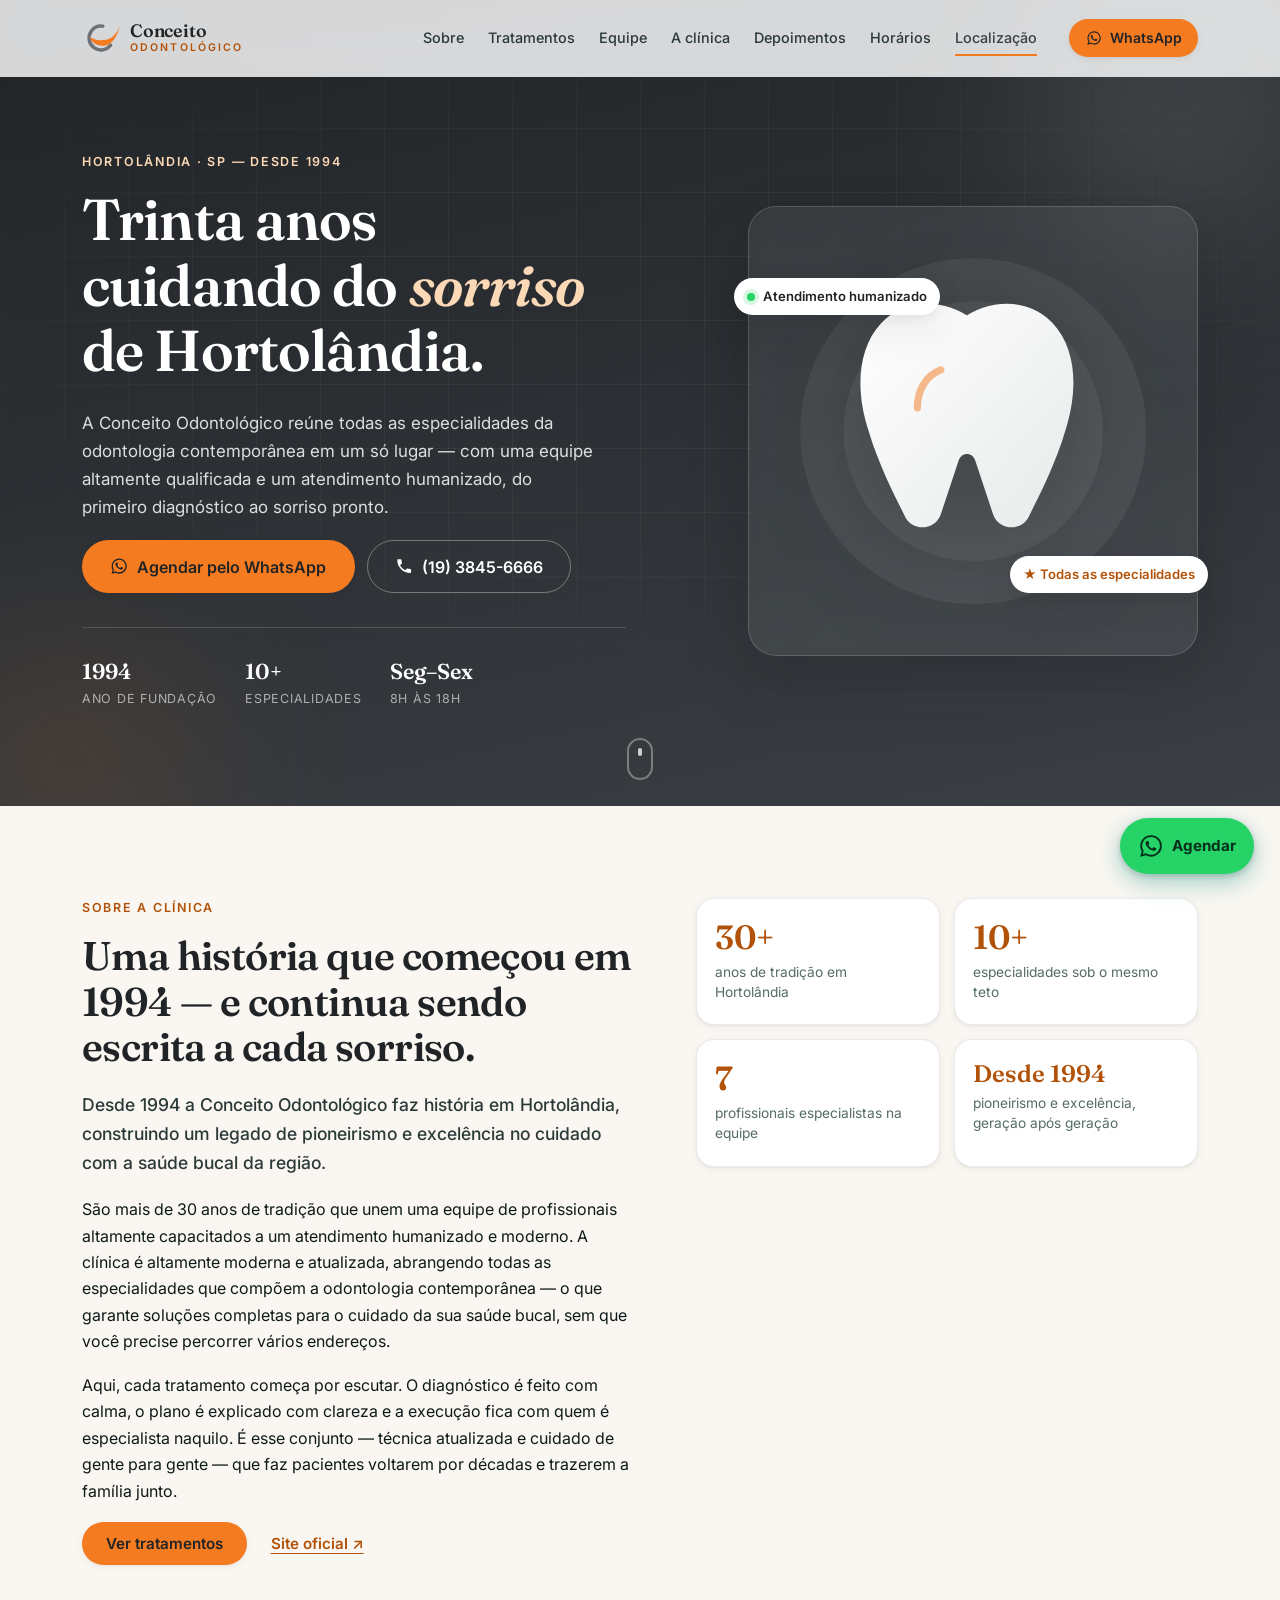
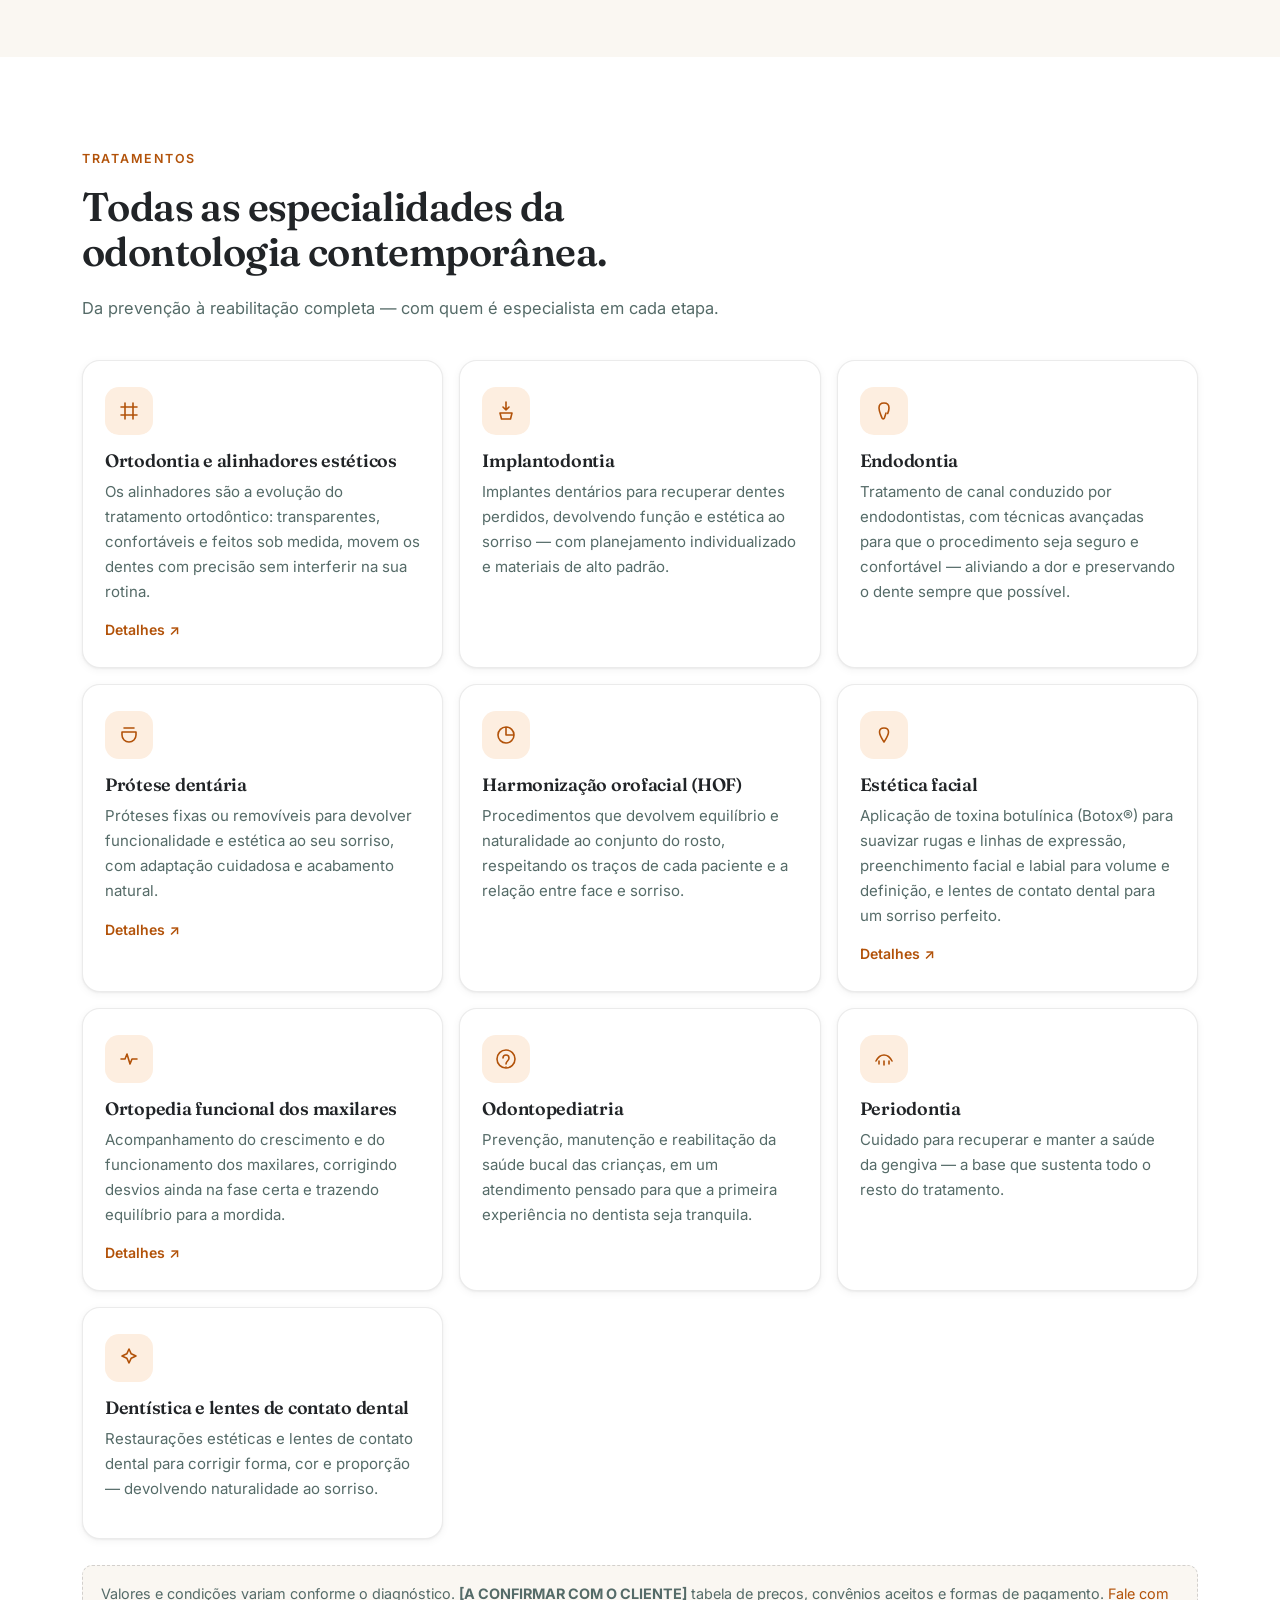
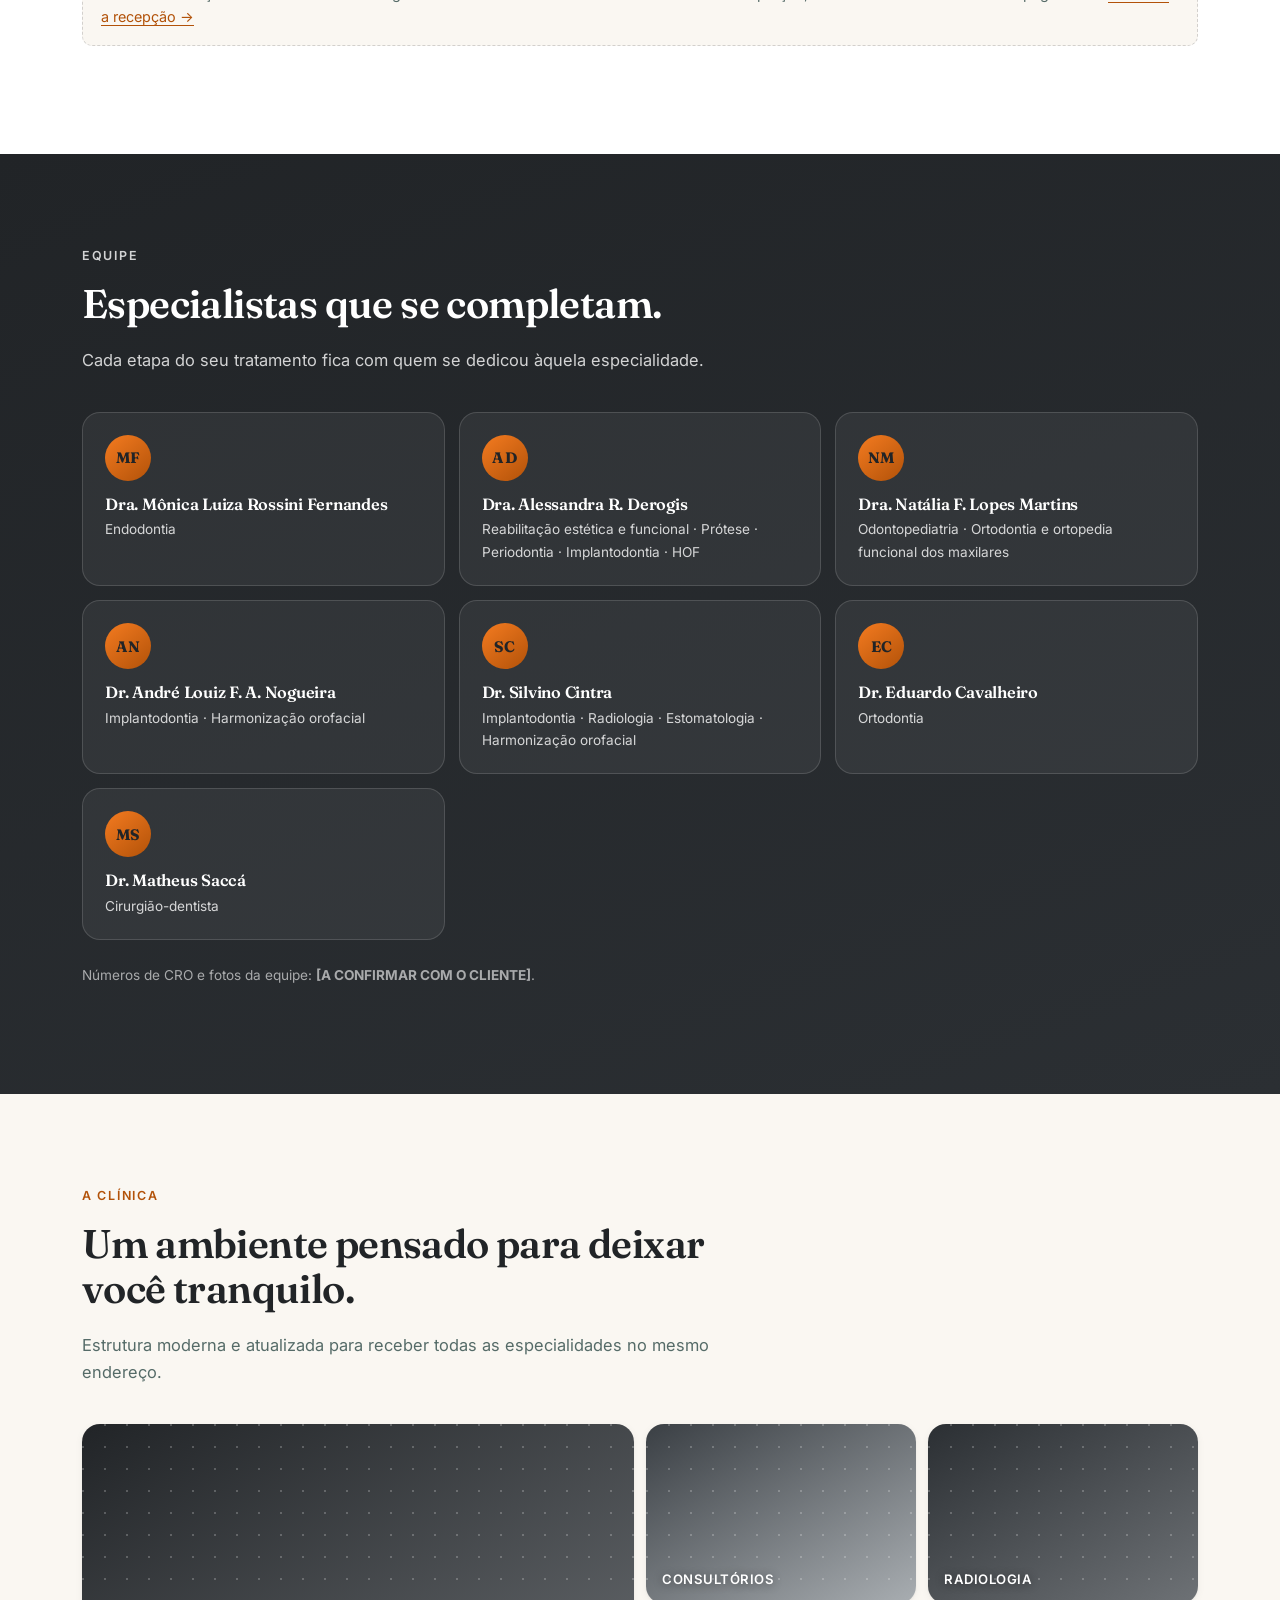
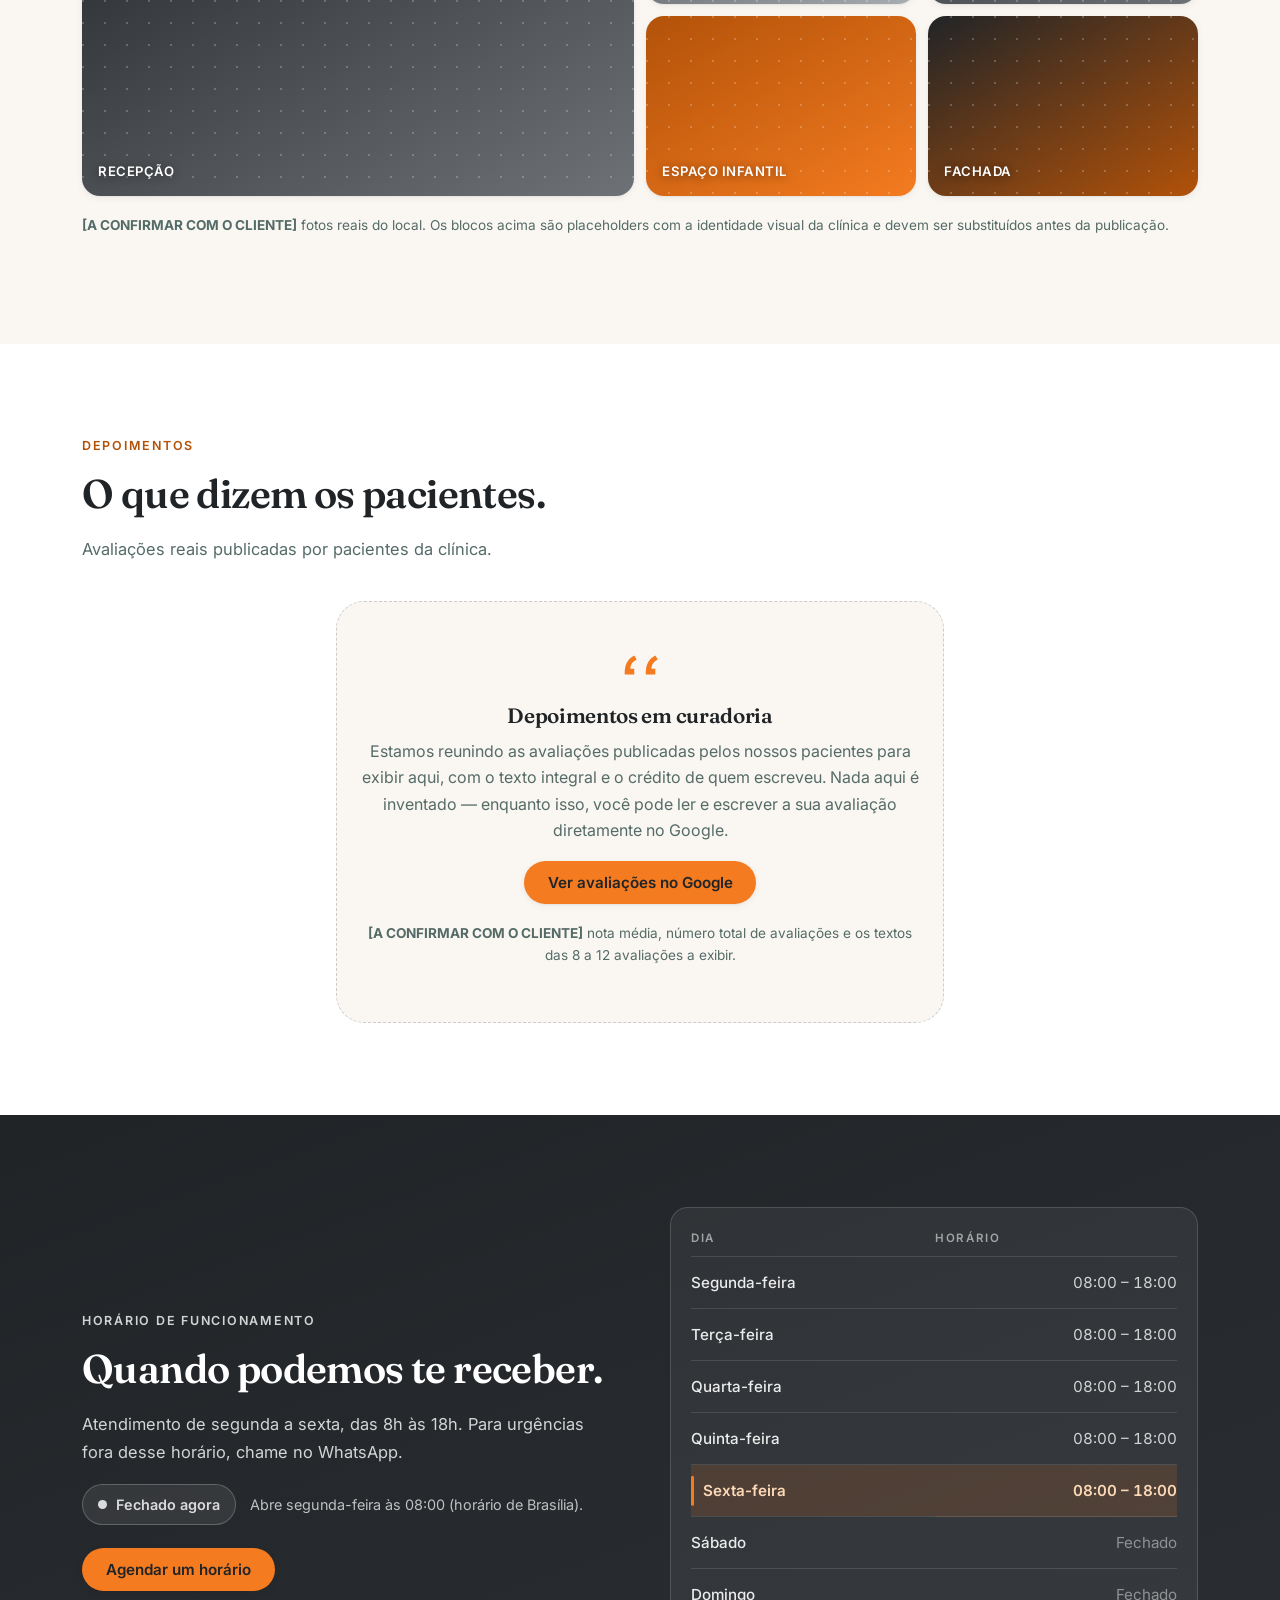
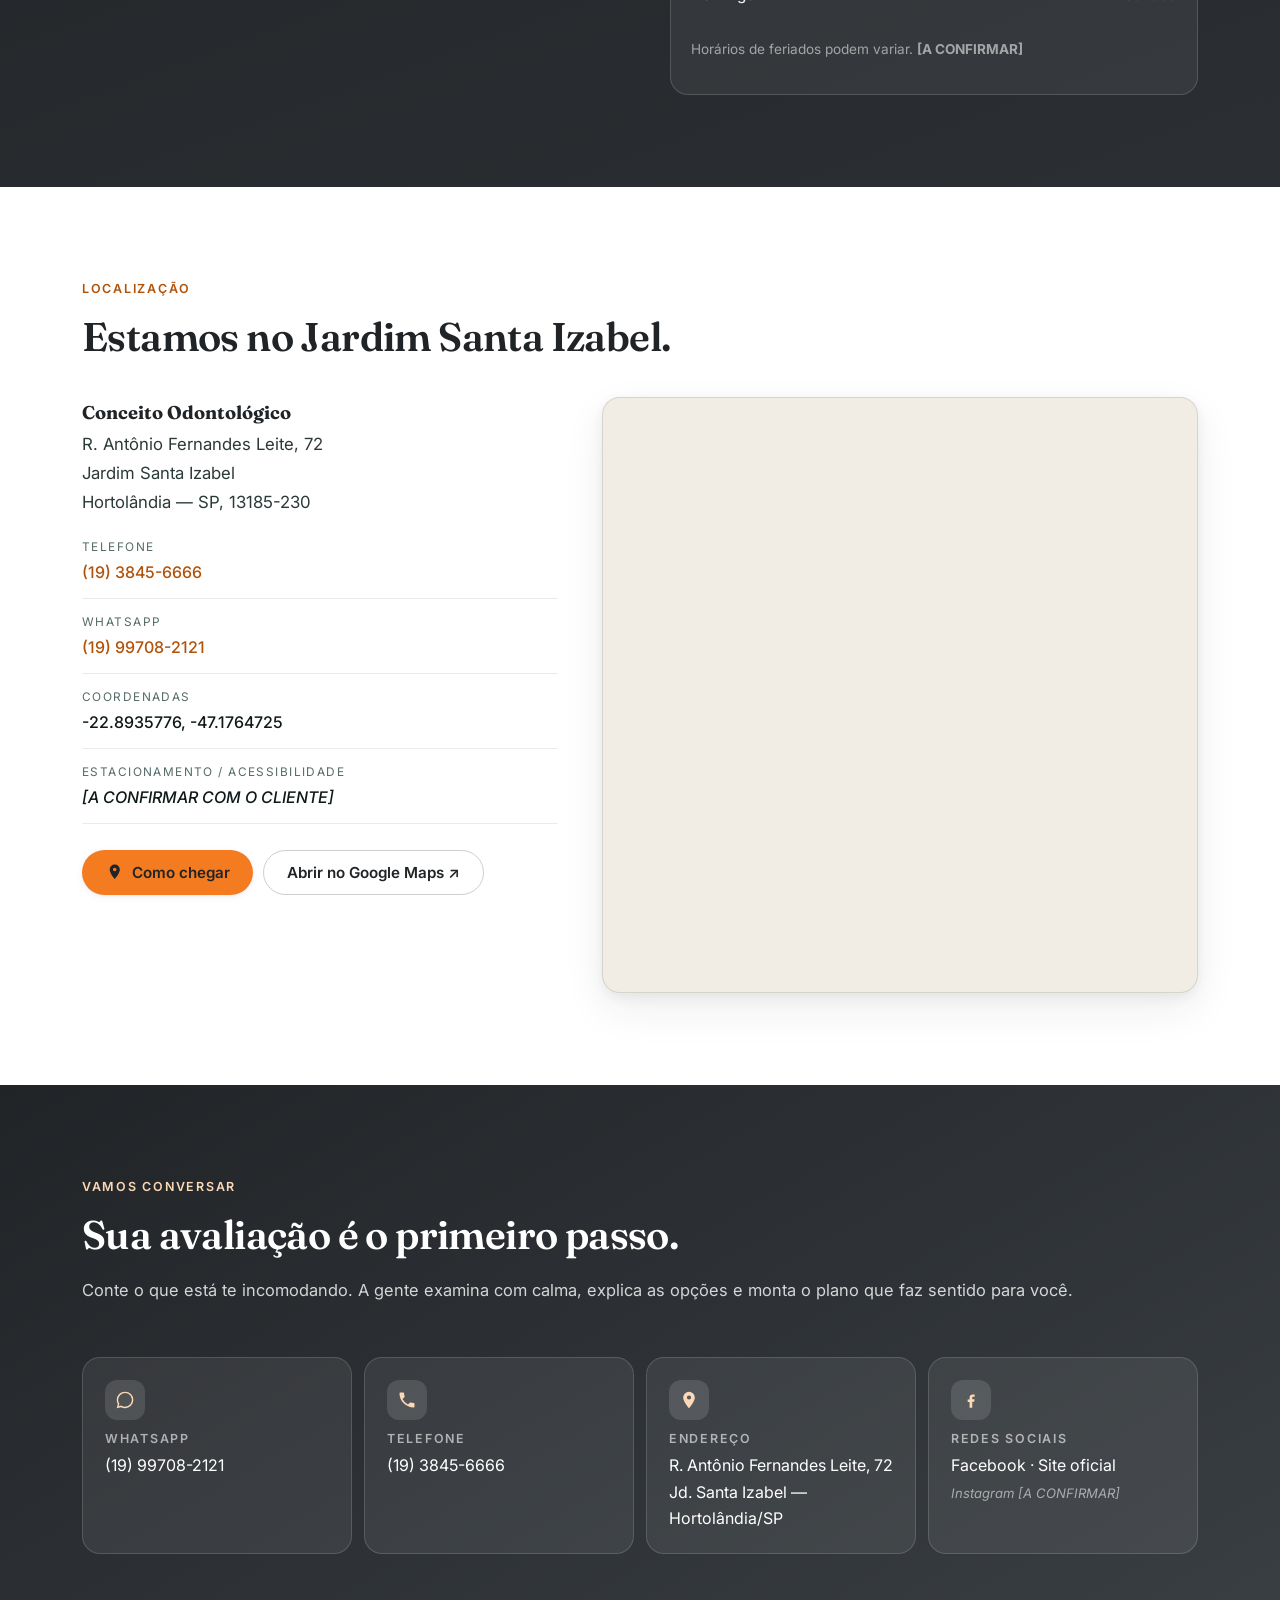
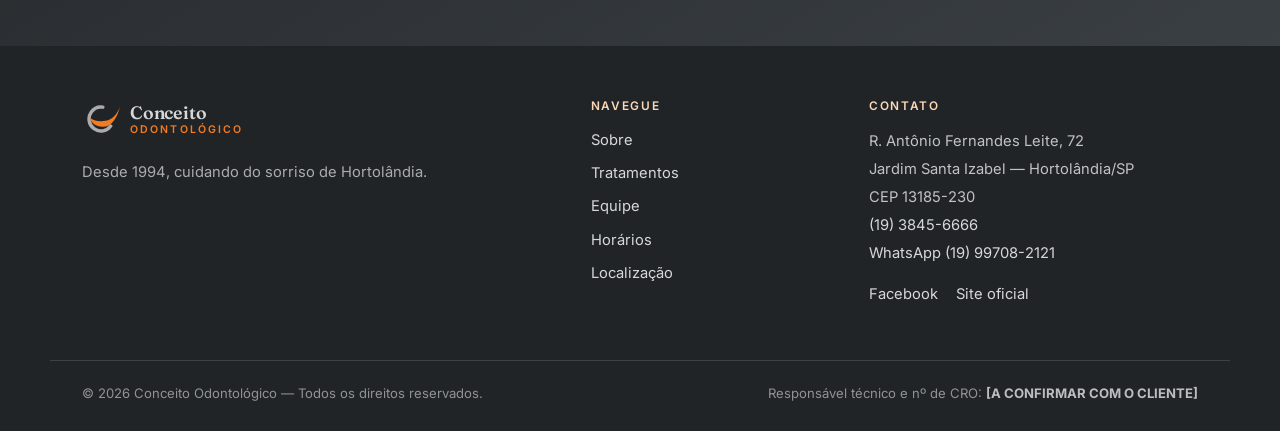
<file: conceito-odontologico/index.html>
<!DOCTYPE html>
<html lang="pt-BR">
<head>
<meta charset="utf-8">
<meta name="viewport" content="width=device-width, initial-scale=1, viewport-fit=cover">
<title>Conceito Odontológico — Clínica Odontológica em Hortolândia/SP | Desde 1994</title>
<meta name="description" content="Clínica odontológica completa em Hortolândia/SP desde 1994. Implantes, ortodontia e alinhadores, endodontia, prótese, odontopediatria e harmonização orofacial. R. Antônio Fernandes Leite, 72 — Jardim Santa Izabel. (19) 3845-6666.">
<meta name="theme-color" content="#212427">
<meta name="author" content="Conceito Odontológico">
<link rel="canonical" href="https://conceitoodontologico.com.br/">
<link rel="icon" href="assets/favicon.svg" type="image/svg+xml">
<link rel="apple-touch-icon" href="assets/favicon.svg">

<!-- Open Graph / Social -->
<meta property="og:type" content="website">
<meta property="og:locale" content="pt_BR">
<meta property="og:site_name" content="Conceito Odontológico">
<meta property="og:title" content="Conceito Odontológico — 30 anos cuidando do sorriso de Hortolândia">
<meta property="og:description" content="Clínica odontológica completa em Hortolândia/SP desde 1994. Implantes, ortodontia, endodontia, prótese, odontopediatria e harmonização orofacial.">
<meta property="og:url" content="https://conceitoodontologico.com.br/">
<meta property="og:image" content="https://conceitoodontologico.com.br/assets/og-image.png">
<meta property="og:image:width" content="1200">
<meta property="og:image:height" content="630">
<meta property="og:image:alt" content="Conceito Odontológico — clínica odontológica em Hortolândia desde 1994">
<meta name="twitter:card" content="summary_large_image">
<meta name="twitter:title" content="Conceito Odontológico — 30 anos cuidando do sorriso de Hortolândia">
<meta name="twitter:description" content="Clínica odontológica completa em Hortolândia/SP desde 1994.">
<meta name="twitter:image" content="https://conceitoodontologico.com.br/assets/og-image.png">

<!-- Fontes -->
<link rel="preconnect" href="https://fonts.googleapis.com">
<link rel="preconnect" href="https://fonts.gstatic.com" crossorigin>
<link rel="stylesheet" href="https://fonts.googleapis.com/css2?family=Fraunces:opsz,wght@9..144,400;9..144,500;9..144,600;9..144,700&family=Inter:wght@400;500;600;700&display=swap">
<link rel="stylesheet" href="css/styles.css">
</head>
<body>

<a class="skip-link" href="#conteudo">Pular para o conteúdo principal</a>

<!-- ============ HEADER ============ -->
<header class="site-header" id="topo">
  <div class="wrap header-inner">
    <a class="brand" href="#topo" aria-label="Conceito Odontológico — início">
      <!-- LOGOTIPO REAL: quando o arquivo da clínica estiver disponível, salve-o em
           assets/logo.svg (ou .png) e troque o <svg> abaixo por esta linha:
             <img class="brand-logo" src="assets/logo.svg" alt="Conceito Odontológico" width="180" height="40">
           Se a logotipo já trouxer o nome escrito, remova também o <span class="brand-text">. -->
      <svg class="brand-mark" viewBox="0 0 40 40" aria-hidden="true" focusable="false">
        <circle cx="20" cy="20" r="12.6" fill="none" stroke="var(--mark-ring)" stroke-width="3.6"
                stroke-dasharray="53 28" stroke-linecap="round" transform="rotate(36 20 20)"/>
        <path d="M8 18.5C10 25.5 17 29.5 24.8 27.8 32 26.2 36.8 19 40 7 37 15 31.5 20.6 25 21.9 18.3 23.2 11.5 21.8 8 18.5Z" fill="var(--mark-swoosh)"/>
      </svg>
      <span class="brand-text">
        <span class="brand-name">Conceito</span>
        <span class="brand-sub">Odontológico</span>
      </span>
    </a>

    <button class="nav-toggle" id="navToggle" aria-expanded="false" aria-controls="navMenu" aria-label="Abrir menu de navegação">
      <span class="nav-toggle-bar"></span>
      <span class="nav-toggle-bar"></span>
      <span class="nav-toggle-bar"></span>
    </button>

    <nav class="nav" id="navMenu" aria-label="Navegação principal">
      <ul class="nav-list">
        <li><a href="#sobre">Sobre</a></li>
        <li><a href="#tratamentos">Tratamentos</a></li>
        <li><a href="#equipe">Equipe</a></li>
        <li><a href="#galeria">A clínica</a></li>
        <li><a href="#depoimentos">Depoimentos</a></li>
        <li><a href="#horarios">Horários</a></li>
        <li><a href="#localizacao">Localização</a></li>
      </ul>
      <a class="btn btn-primary btn-sm nav-cta" href="https://wa.me/5519997082121?text=Ol%C3%A1%21%20Gostaria%20de%20agendar%20uma%20avalia%C3%A7%C3%A3o%20na%20Conceito%20Odontol%C3%B3gico." target="_blank" rel="noopener">
        <svg class="ico" viewBox="0 0 24 24" aria-hidden="true"><path fill="currentColor" d="M12.04 2A9.9 9.9 0 0 0 2.1 11.9c0 1.75.46 3.46 1.34 4.97L2 22l5.27-1.38a9.9 9.9 0 0 0 4.77 1.22h.01A9.9 9.9 0 0 0 22 11.94 9.9 9.9 0 0 0 12.04 2Zm0 18.02a8.2 8.2 0 0 1-4.19-1.15l-.3-.18-3.13.82.84-3.05-.2-.31a8.2 8.2 0 1 1 6.98 3.87Zm4.5-6.15c-.24-.12-1.45-.72-1.68-.8-.22-.08-.39-.12-.55.12-.16.25-.63.8-.78.97-.14.16-.29.18-.53.06a6.7 6.7 0 0 1-3.35-2.93c-.25-.43.25-.4.72-1.33.08-.16.04-.3-.02-.42-.06-.12-.55-1.33-.76-1.82-.2-.48-.4-.41-.55-.42h-.47c-.16 0-.42.06-.64.3-.22.25-.84.83-.84 2.02s.86 2.34.98 2.5c.12.17 1.7 2.6 4.12 3.64 1.53.66 2.13.72 2.9.6.46-.06 1.45-.59 1.65-1.16.2-.57.2-1.06.14-1.16-.06-.1-.22-.17-.46-.29Z"/></svg>
        WhatsApp
      </a>
    </nav>
  </div>
</header>

<main id="conteudo">

<!-- ============ HERO ============ -->
<section class="hero" aria-labelledby="hero-title">
  <div class="hero-bg" aria-hidden="true">
    <div class="hero-glow hero-glow-a"></div>
    <div class="hero-glow hero-glow-b"></div>
    <div class="hero-grid"></div>
  </div>

  <div class="wrap hero-inner">
    <div class="hero-copy">
      <p class="eyebrow reveal">Hortolândia · SP — desde 1994</p>
      <h1 class="hero-title reveal" id="hero-title">
        Trinta anos cuidando do <em>sorriso</em> de Hortolândia.
      </h1>
      <p class="hero-lead reveal">
        A Conceito Odontológico reúne todas as especialidades da odontologia contemporânea
        em um só lugar — com uma equipe altamente qualificada e um atendimento humanizado,
        do primeiro diagnóstico ao sorriso pronto.
      </p>
      <div class="hero-actions reveal">
        <a class="btn btn-primary btn-lg" href="https://wa.me/5519997082121?text=Ol%C3%A1%21%20Gostaria%20de%20agendar%20uma%20avalia%C3%A7%C3%A3o%20na%20Conceito%20Odontol%C3%B3gico." target="_blank" rel="noopener">
          <svg class="ico" viewBox="0 0 24 24" aria-hidden="true"><path fill="currentColor" d="M12.04 2A9.9 9.9 0 0 0 2.1 11.9c0 1.75.46 3.46 1.34 4.97L2 22l5.27-1.38a9.9 9.9 0 0 0 4.77 1.22h.01A9.9 9.9 0 0 0 22 11.94 9.9 9.9 0 0 0 12.04 2Zm0 18.02a8.2 8.2 0 0 1-4.19-1.15l-.3-.18-3.13.82.84-3.05-.2-.31a8.2 8.2 0 1 1 6.98 3.87Zm4.5-6.15c-.24-.12-1.45-.72-1.68-.8-.22-.08-.39-.12-.55.12-.16.25-.63.8-.78.97-.14.16-.29.18-.53.06a6.7 6.7 0 0 1-3.35-2.93c-.25-.43.25-.4.72-1.33.08-.16.04-.3-.02-.42-.06-.12-.55-1.33-.76-1.82-.2-.48-.4-.41-.55-.42h-.47c-.16 0-.42.06-.64.3-.22.25-.84.83-.84 2.02s.86 2.34.98 2.5c.12.17 1.7 2.6 4.12 3.64 1.53.66 2.13.72 2.9.6.46-.06 1.45-.59 1.65-1.16.2-.57.2-1.06.14-1.16-.06-.1-.22-.17-.46-.29Z"/></svg>
          Agendar pelo WhatsApp
        </a>
        <a class="btn btn-ghost btn-lg" href="tel:+551938456666">
          <svg class="ico" viewBox="0 0 24 24" aria-hidden="true"><path fill="currentColor" d="M6.6 10.8a15.1 15.1 0 0 0 6.6 6.6l2.2-2.2c.3-.3.7-.4 1-.2 1.1.4 2.3.6 3.6.6.6 0 1 .4 1 1V20c0 .6-.4 1-1 1A17 17 0 0 1 3 4c0-.6.4-1 1-1h3.5c.6 0 1 .4 1 1 0 1.2.2 2.4.6 3.6.1.4 0 .7-.2 1l-2.3 2.2Z"/></svg>
          (19) 3845-6666
        </a>
      </div>

      <ul class="hero-badges reveal" role="list">
        <li><strong>1994</strong><span>ano de fundação</span></li>
        <li><strong>10+</strong><span>especialidades</span></li>
        <li><strong>Seg–Sex</strong><span>8h às 18h</span></li>
      </ul>
    </div>

    <div class="hero-art reveal" aria-hidden="true">
      <div class="hero-card hero-card-main">
        <svg viewBox="0 0 220 220" class="tooth-art" role="img" aria-hidden="true">
          <defs>
            <linearGradient id="tg" x1="0" y1="0" x2="1" y2="1">
              <stop offset="0%" stop-color="#ffffff"/>
              <stop offset="100%" stop-color="#E7E9EA"/>
            </linearGradient>
          </defs>
          <circle cx="110" cy="110" r="96" fill="rgba(255,255,255,.06)"/>
          <circle cx="110" cy="110" r="72" fill="rgba(255,255,255,.06)"/>
          <path d="M110 48c-16-12-38-12-51 2-14 15-14 39-7 60 5 17 13 33 20 47 4 9 17 8 20-1l10-30c1.5-4.5 7.5-4.5 9 0l10 30c3 9 16 10 20 1 7-14 15-30 20-47 7-21 7-45-7-60-13-14-35-14-51-2z" fill="url(#tg)"/>
          <path d="M92 76c-8 3-13 11-13 21" fill="none" stroke="#F47B20" stroke-width="4" stroke-linecap="round" opacity=".5"/>
        </svg>
      </div>
      <div class="hero-chip hero-chip-1">
        <span class="dot"></span> Atendimento humanizado
      </div>
      <div class="hero-chip hero-chip-2">
        ★ Todas as especialidades
      </div>
    </div>
  </div>

  <a class="hero-scroll" href="#sobre" aria-label="Rolar para a seção Sobre">
    <span></span>
  </a>
</section>

<!-- ============ SOBRE ============ -->
<section class="section section-bone" id="sobre" aria-labelledby="sobre-title">
  <div class="wrap grid-2">
    <div class="reveal">
      <p class="eyebrow">Sobre a clínica</p>
      <h2 class="section-title" id="sobre-title">Uma história que começou em 1994 — e continua sendo escrita a cada sorriso.</h2>
      <p class="lead">
        Desde 1994 a Conceito Odontológico faz história em Hortolândia, construindo um legado
        de pioneirismo e excelência no cuidado com a saúde bucal da região.
      </p>
      <p>
        São mais de 30 anos de tradição que unem uma equipe de profissionais altamente
        capacitados a um atendimento humanizado e moderno. A clínica é altamente moderna e
        atualizada, abrangendo todas as especialidades que compõem a odontologia contemporânea
        — o que garante soluções completas para o cuidado da sua saúde bucal, sem que você
        precise percorrer vários endereços.
      </p>
      <p>
        Aqui, cada tratamento começa por escutar. O diagnóstico é feito com calma, o plano é
        explicado com clareza e a execução fica com quem é especialista naquilo. É esse
        conjunto — técnica atualizada e cuidado de gente para gente — que faz pacientes
        voltarem por décadas e trazerem a família junto.
      </p>
      <div class="about-actions">
        <a class="btn btn-primary" href="#tratamentos">Ver tratamentos</a>
        <a class="btn btn-link" href="https://conceitoodontologico.com.br/" target="_blank" rel="noopener">Site oficial ↗</a>
      </div>
    </div>

    <ul class="stat-grid reveal" role="list">
      <li class="stat">
        <span class="stat-num" data-count="30" data-suffix="+">30+</span>
        <span class="stat-label">anos de tradição em Hortolândia</span>
      </li>
      <li class="stat">
        <span class="stat-num" data-count="10" data-suffix="+">10+</span>
        <span class="stat-label">especialidades sob o mesmo teto</span>
      </li>
      <li class="stat">
        <span class="stat-num" data-count="7" data-suffix="">7</span>
        <span class="stat-label">profissionais especialistas na equipe</span>
      </li>
      <li class="stat stat-wide">
        <span class="stat-num stat-num-sm">Desde 1994</span>
        <span class="stat-label">pioneirismo e excelência, geração após geração</span>
      </li>
    </ul>
  </div>
</section>

<!-- ============ TRATAMENTOS ============ -->
<section class="section" id="tratamentos" aria-labelledby="trat-title">
  <div class="wrap">
    <header class="section-head reveal">
      <p class="eyebrow">Tratamentos</p>
      <h2 class="section-title" id="trat-title">Todas as especialidades da odontologia contemporânea.</h2>
      <p class="section-sub">
        Da prevenção à reabilitação completa — com quem é especialista em cada etapa.
      </p>
    </header>

    <ul class="card-grid" role="list">

      <li class="card reveal">
        <span class="card-icon" aria-hidden="true">
          <svg viewBox="0 0 24 24"><path fill="none" stroke="currentColor" stroke-width="1.6" stroke-linecap="round" stroke-linejoin="round" d="M4 8h16M4 16h16M8 4v16M16 4v16"/></svg>
        </span>
        <h3>Ortodontia e alinhadores estéticos</h3>
        <p>Os alinhadores são a evolução do tratamento ortodôntico: transparentes, confortáveis e feitos sob medida, movem os dentes com precisão sem interferir na sua rotina.</p>
        <a class="card-link" href="https://conceitoodontologico.com.br/tratamentos/ortodontia-e-alinhadores-esteticos/" target="_blank" rel="noopener">Detalhes <span aria-hidden="true">↗</span></a>
      </li>

      <li class="card reveal">
        <span class="card-icon" aria-hidden="true">
          <svg viewBox="0 0 24 24"><path fill="none" stroke="currentColor" stroke-width="1.6" stroke-linecap="round" stroke-linejoin="round" d="M12 3v8m0 0 3-3m-3 3-3-3m-3 6h12l-1.5 6h-9L6 14Z"/></svg>
        </span>
        <h3>Implantodontia</h3>
        <p>Implantes dentários para recuperar dentes perdidos, devolvendo função e estética ao sorriso — com planejamento individualizado e materiais de alto padrão.</p>
      </li>

      <li class="card reveal">
        <span class="card-icon" aria-hidden="true">
          <svg viewBox="0 0 24 24"><path fill="none" stroke="currentColor" stroke-width="1.6" stroke-linecap="round" stroke-linejoin="round" d="M12 4c-3 0-5 2-5 5 0 4 2 7 3 10 .4 1.2 2 1.2 2.4 0L14 14M12 4c3 0 5 2 5 5 0 2-.6 3.8-1.3 5.5"/></svg>
        </span>
        <h3>Endodontia</h3>
        <p>Tratamento de canal conduzido por endodontistas, com técnicas avançadas para que o procedimento seja seguro e confortável — aliviando a dor e preservando o dente sempre que possível.</p>
      </li>

      <li class="card reveal">
        <span class="card-icon" aria-hidden="true">
          <svg viewBox="0 0 24 24"><path fill="none" stroke="currentColor" stroke-width="1.6" stroke-linecap="round" stroke-linejoin="round" d="M5 9h14v3a7 7 0 0 1-7 7 7 7 0 0 1-7-7V9Zm2-4h10"/></svg>
        </span>
        <h3>Prótese dentária</h3>
        <p>Próteses fixas ou removíveis para devolver funcionalidade e estética ao seu sorriso, com adaptação cuidadosa e acabamento natural.</p>
        <a class="card-link" href="https://conceitoodontologico.com.br/tratamentos/protese-dentaria/" target="_blank" rel="noopener">Detalhes <span aria-hidden="true">↗</span></a>
      </li>

      <li class="card reveal">
        <span class="card-icon" aria-hidden="true">
          <svg viewBox="0 0 24 24"><path fill="none" stroke="currentColor" stroke-width="1.6" stroke-linecap="round" stroke-linejoin="round" d="M12 4a8 8 0 1 0 8 8m-8-8v8h8m-8-8a8 8 0 0 1 8 8"/></svg>
        </span>
        <h3>Harmonização orofacial (HOF)</h3>
        <p>Procedimentos que devolvem equilíbrio e naturalidade ao conjunto do rosto, respeitando os traços de cada paciente e a relação entre face e sorriso.</p>
      </li>

      <li class="card reveal">
        <span class="card-icon" aria-hidden="true">
          <svg viewBox="0 0 24 24"><path fill="none" stroke="currentColor" stroke-width="1.6" stroke-linecap="round" stroke-linejoin="round" d="M12 5c2.5 0 4.5 1.5 4.5 4S14 16 12 19c-2-3-4.5-7.5-4.5-10s2-4 4.5-4Z"/></svg>
        </span>
        <h3>Estética facial</h3>
        <p>Aplicação de toxina botulínica (Botox®) para suavizar rugas e linhas de expressão, preenchimento facial e labial para volume e definição, e lentes de contato dental para um sorriso perfeito.</p>
        <a class="card-link" href="https://conceitoodontologico.com.br/tratamentos/estetica-facial/" target="_blank" rel="noopener">Detalhes <span aria-hidden="true">↗</span></a>
      </li>

      <li class="card reveal">
        <span class="card-icon" aria-hidden="true">
          <svg viewBox="0 0 24 24"><path fill="none" stroke="currentColor" stroke-width="1.6" stroke-linecap="round" stroke-linejoin="round" d="M4 12h4l2-5 3 10 2-5h5"/></svg>
        </span>
        <h3>Ortopedia funcional dos maxilares</h3>
        <p>Acompanhamento do crescimento e do funcionamento dos maxilares, corrigindo desvios ainda na fase certa e trazendo equilíbrio para a mordida.</p>
        <a class="card-link" href="https://conceitoodontologico.com.br/tratamentos/ortopedia-funcional-dos-maxilares/" target="_blank" rel="noopener">Detalhes <span aria-hidden="true">↗</span></a>
      </li>

      <li class="card reveal">
        <span class="card-icon" aria-hidden="true">
          <svg viewBox="0 0 24 24"><path fill="none" stroke="currentColor" stroke-width="1.6" stroke-linecap="round" stroke-linejoin="round" d="M9 11a3 3 0 1 1 6 0c0 3-3 3-3 6m0 3h.01"/><circle cx="12" cy="12" r="9" fill="none" stroke="currentColor" stroke-width="1.6"/></svg>
        </span>
        <h3>Odontopediatria</h3>
        <p>Prevenção, manutenção e reabilitação da saúde bucal das crianças, em um atendimento pensado para que a primeira experiência no dentista seja tranquila.</p>
      </li>

      <li class="card reveal">
        <span class="card-icon" aria-hidden="true">
          <svg viewBox="0 0 24 24"><path fill="none" stroke="currentColor" stroke-width="1.6" stroke-linecap="round" stroke-linejoin="round" d="M4 14c2-4 5-6 8-6s6 2 8 6M7 14v3m5-3v4m5-4v3"/></svg>
        </span>
        <h3>Periodontia</h3>
        <p>Cuidado para recuperar e manter a saúde da gengiva — a base que sustenta todo o resto do tratamento.</p>
      </li>

      <li class="card reveal">
        <span class="card-icon" aria-hidden="true">
          <svg viewBox="0 0 24 24"><path fill="none" stroke="currentColor" stroke-width="1.6" stroke-linecap="round" stroke-linejoin="round" d="m12 3 2.2 4.8L19 10l-4.8 2.2L12 17l-2.2-4.8L5 10l4.8-2.2L12 3Z"/></svg>
        </span>
        <h3>Dentística e lentes de contato dental</h3>
        <p>Restaurações estéticas e lentes de contato dental para corrigir forma, cor e proporção — devolvendo naturalidade ao sorriso.</p>
      </li>

    </ul>

    <p class="card-grid-note reveal">
      Valores e condições variam conforme o diagnóstico.
      <strong>[A CONFIRMAR COM O CLIENTE]</strong> tabela de preços, convênios aceitos e formas de pagamento.
      <a href="https://wa.me/5519997082121?text=Ol%C3%A1%21%20Gostaria%20de%20informa%C3%A7%C3%B5es%20sobre%20tratamentos%20e%20valores." target="_blank" rel="noopener">Fale com a recepção →</a>
    </p>
  </div>
</section>

<!-- ============ EQUIPE ============ -->
<section class="section section-deep" id="equipe" aria-labelledby="equipe-title">
  <div class="wrap">
    <header class="section-head reveal">
      <p class="eyebrow eyebrow-light">Equipe</p>
      <h2 class="section-title" id="equipe-title">Especialistas que se completam.</h2>
      <p class="section-sub">
        Cada etapa do seu tratamento fica com quem se dedicou àquela especialidade.
      </p>
    </header>

    <ul class="team-grid" role="list">
      <li class="member reveal">
        <span class="member-initials" aria-hidden="true">MF</span>
        <h3>Dra. Mônica Luiza Rossini Fernandes</h3>
        <p class="member-role">Endodontia</p>
      </li>
      <li class="member reveal">
        <span class="member-initials" aria-hidden="true">AD</span>
        <h3>Dra. Alessandra R. Derogis</h3>
        <p class="member-role">Reabilitação estética e funcional · Prótese · Periodontia · Implantodontia · HOF</p>
      </li>
      <li class="member reveal">
        <span class="member-initials" aria-hidden="true">NM</span>
        <h3>Dra. Natália F. Lopes Martins</h3>
        <p class="member-role">Odontopediatria · Ortodontia e ortopedia funcional dos maxilares</p>
      </li>
      <li class="member reveal">
        <span class="member-initials" aria-hidden="true">AN</span>
        <h3>Dr. André Louiz F. A. Nogueira</h3>
        <p class="member-role">Implantodontia · Harmonização orofacial</p>
      </li>
      <li class="member reveal">
        <span class="member-initials" aria-hidden="true">SC</span>
        <h3>Dr. Silvino Cintra</h3>
        <p class="member-role">Implantodontia · Radiologia · Estomatologia · Harmonização orofacial</p>
      </li>
      <li class="member reveal">
        <span class="member-initials" aria-hidden="true">EC</span>
        <h3>Dr. Eduardo Cavalheiro</h3>
        <p class="member-role">Ortodontia</p>
      </li>
      <li class="member reveal">
        <span class="member-initials" aria-hidden="true">MS</span>
        <h3>Dr. Matheus Saccá</h3>
        <p class="member-role">Cirurgião-dentista</p>
      </li>
    </ul>
    <p class="team-note reveal">Números de CRO e fotos da equipe: <strong>[A CONFIRMAR COM O CLIENTE]</strong>.</p>
  </div>
</section>

<!-- ============ GALERIA ============ -->
<section class="section section-bone" id="galeria" aria-labelledby="galeria-title">
  <div class="wrap">
    <header class="section-head reveal">
      <p class="eyebrow">A clínica</p>
      <h2 class="section-title" id="galeria-title">Um ambiente pensado para deixar você tranquilo.</h2>
      <p class="section-sub">
        Estrutura moderna e atualizada para receber todas as especialidades no mesmo endereço.
      </p>
    </header>

    <!--
      GALERIA — SUBSTITUIR PELAS FOTOS REAIS
      Não foi possível baixar as fotos reais do perfil do Google (acesso de rede bloqueado
      nesta sessão). Os blocos abaixo usam a identidade visual da clínica como placeholder.
      Para trocar: coloque os arquivos em assets/galeria/ e troque cada <div class="tile-art">
      por <img src="assets/galeria/01.jpg" alt="descrição real" loading="lazy" width="800" height="600">
    -->
    <ul class="gallery" role="list">
      <li class="tile tile-lg reveal">
        <div class="tile-art tile-art-1" aria-hidden="true"></div>
        <span class="tile-label">Recepção</span>
      </li>
      <li class="tile reveal">
        <div class="tile-art tile-art-2" aria-hidden="true"></div>
        <span class="tile-label">Consultórios</span>
      </li>
      <li class="tile reveal">
        <div class="tile-art tile-art-3" aria-hidden="true"></div>
        <span class="tile-label">Radiologia</span>
      </li>
      <li class="tile reveal">
        <div class="tile-art tile-art-4" aria-hidden="true"></div>
        <span class="tile-label">Espaço infantil</span>
      </li>
      <li class="tile reveal">
        <div class="tile-art tile-art-5" aria-hidden="true"></div>
        <span class="tile-label">Fachada</span>
      </li>
    </ul>
    <p class="gallery-note reveal">
      <strong>[A CONFIRMAR COM O CLIENTE]</strong> fotos reais do local. Os blocos acima são
      placeholders com a identidade visual da clínica e devem ser substituídos antes da publicação.
    </p>
  </div>
</section>

<!-- ============ DEPOIMENTOS ============ -->
<section class="section" id="depoimentos" aria-labelledby="dep-title">
  <div class="wrap">
    <header class="section-head reveal">
      <p class="eyebrow">Depoimentos</p>
      <h2 class="section-title" id="dep-title">O que dizem os pacientes.</h2>
      <p class="section-sub">Avaliações reais publicadas por pacientes da clínica.</p>
    </header>

    <!--
      DEPOIMENTOS — 100% REAIS, NADA INVENTADO.
      Não foi possível ler as avaliações do Google nesta sessão (acesso de rede bloqueado).
      Para publicar depoimentos: preencha o array DEPOIMENTOS em js/main.js com o texto
      integral das avaliações reais do perfil do Google. Enquanto o array estiver vazio,
      esta seção mostra o convite honesto abaixo em vez de qualquer texto fictício.
    -->
    <div id="depoimentosGrid" class="testimonial-grid" hidden></div>

    <div id="depoimentosVazio" class="testimonial-empty reveal">
      <svg class="quote-mark" viewBox="0 0 48 48" aria-hidden="true"><path fill="currentColor" d="M18 34H8c0-9 1.6-15.6 10-20l2.6 4.2C15.4 21 14 24 14 28h4v6Zm22 0H30c0-9 1.6-15.6 10-20l2.6 4.2C37.4 21 36 24 36 28h4v6Z"/></svg>
      <h3>Depoimentos em curadoria</h3>
      <p>
        Estamos reunindo as avaliações publicadas pelos nossos pacientes para exibir aqui,
        com o texto integral e o crédito de quem escreveu. Nada aqui é inventado —
        enquanto isso, você pode ler e escrever a sua avaliação diretamente no Google.
      </p>
      <a class="btn btn-primary" href="https://www.google.com/maps/place/R.+Ant%C3%B4nio+Fernandes+Leite,+72+-+Jardim+Santa+Izabel,+Hortol%C3%A2ndia+-+SP,+13185-230/@-22.8935776,-47.1764725,17z" target="_blank" rel="noopener">
        Ver avaliações no Google
      </a>
      <p class="testimonial-empty-note">
        <strong>[A CONFIRMAR COM O CLIENTE]</strong> nota média, número total de avaliações e
        os textos das 8 a 12 avaliações a exibir.
      </p>
    </div>
  </div>
</section>

<!-- ============ HORÁRIOS ============ -->
<section class="section section-deep" id="horarios" aria-labelledby="hor-title">
  <div class="wrap grid-2 grid-2-tight">
    <div class="reveal">
      <p class="eyebrow eyebrow-light">Horário de funcionamento</p>
      <h2 class="section-title" id="hor-title">Quando podemos te receber.</h2>
      <p class="section-sub">
        Atendimento de segunda a sexta, das 8h às 18h. Para urgências fora desse horário,
        chame no WhatsApp.
      </p>
      <p class="status-line">
        <span id="statusBadge" class="status-badge status-unknown">
          <span class="status-dot"></span><span id="statusText">Verificando horário…</span>
        </span>
        <span id="statusDetail" class="status-detail"></span>
      </p>
      <a class="btn btn-primary" href="https://wa.me/5519997082121?text=Ol%C3%A1%21%20Gostaria%20de%20agendar%20um%20hor%C3%A1rio." target="_blank" rel="noopener">Agendar um horário</a>
    </div>

    <div class="hours-card reveal">
      <table class="hours-table">
        <caption class="sr-only">Horário de funcionamento da Conceito Odontológico</caption>
        <thead>
          <tr><th scope="col">Dia</th><th scope="col">Horário</th></tr>
        </thead>
        <tbody>
          <tr data-day="1"><th scope="row">Segunda-feira</th><td>08:00 – 18:00</td></tr>
          <tr data-day="2"><th scope="row">Terça-feira</th><td>08:00 – 18:00</td></tr>
          <tr data-day="3"><th scope="row">Quarta-feira</th><td>08:00 – 18:00</td></tr>
          <tr data-day="4"><th scope="row">Quinta-feira</th><td>08:00 – 18:00</td></tr>
          <tr data-day="5"><th scope="row">Sexta-feira</th><td>08:00 – 18:00</td></tr>
          <tr data-day="6"><th scope="row">Sábado</th><td class="closed">Fechado</td></tr>
          <tr data-day="0"><th scope="row">Domingo</th><td class="closed">Fechado</td></tr>
        </tbody>
      </table>
      <p class="hours-note">Horários de feriados podem variar. <strong>[A CONFIRMAR]</strong></p>
    </div>
  </div>
</section>

<!-- ============ LOCALIZAÇÃO ============ -->
<section class="section" id="localizacao" aria-labelledby="loc-title">
  <div class="wrap">
    <header class="section-head reveal">
      <p class="eyebrow">Localização</p>
      <h2 class="section-title" id="loc-title">Estamos no Jardim Santa Izabel.</h2>
    </header>

    <div class="location">
      <div class="location-info reveal">
        <address class="address">
          <strong>Conceito Odontológico</strong><br>
          R. Antônio Fernandes Leite, 72<br>
          Jardim Santa Izabel<br>
          Hortolândia — SP, 13185-230
        </address>
        <dl class="location-meta">
          <div><dt>Telefone</dt><dd><a href="tel:+551938456666">(19) 3845-6666</a></dd></div>
          <div><dt>WhatsApp</dt><dd><a href="https://wa.me/5519997082121" target="_blank" rel="noopener">(19) 99708-2121</a></dd></div>
          <div><dt>Coordenadas</dt><dd>-22.8935776, -47.1764725</dd></div>
          <div><dt>Estacionamento / acessibilidade</dt><dd><em>[A CONFIRMAR COM O CLIENTE]</em></dd></div>
        </dl>
        <div class="location-actions">
          <a class="btn btn-primary" href="https://www.google.com/maps/dir/?api=1&destination=-22.8935776,-47.1764725" target="_blank" rel="noopener">
            <svg class="ico" viewBox="0 0 24 24" aria-hidden="true"><path fill="currentColor" d="M12 2a7 7 0 0 0-7 7c0 5.2 7 13 7 13s7-7.8 7-13a7 7 0 0 0-7-7Zm0 9.5A2.5 2.5 0 1 1 12 6.5a2.5 2.5 0 0 1 0 5Z"/></svg>
            Como chegar
          </a>
          <a class="btn btn-ghost btn-dark" href="https://www.google.com/maps/place/R.+Ant%C3%B4nio+Fernandes+Leite,+72+-+Jardim+Santa+Izabel,+Hortol%C3%A2ndia+-+SP,+13185-230/@-22.8935776,-47.1764725,17z" target="_blank" rel="noopener">Abrir no Google Maps ↗</a>
        </div>
      </div>

      <div class="map-frame reveal">
        <iframe
          title="Mapa com a localização da Conceito Odontológico — R. Antônio Fernandes Leite, 72, Hortolândia/SP"
          src="https://www.google.com/maps?q=-22.8935776,-47.1764725&hl=pt-BR&z=17&output=embed"
          loading="lazy"
          referrerpolicy="no-referrer-when-downgrade"
          allowfullscreen></iframe>
      </div>
    </div>
  </div>
</section>

<!-- ============ CONTATO / CTA FINAL ============ -->
<section class="section cta-final" id="contato" aria-labelledby="cta-title">
  <div class="wrap cta-inner">
    <div class="reveal">
      <p class="eyebrow eyebrow-light">Vamos conversar</p>
      <h2 class="section-title" id="cta-title">Sua avaliação é o primeiro passo.</h2>
      <p class="section-sub">
        Conte o que está te incomodando. A gente examina com calma, explica as opções
        e monta o plano que faz sentido para você.
      </p>
    </div>

    <ul class="contact-cards" role="list">
      <li class="contact-card reveal">
        <span class="contact-icon" aria-hidden="true">
          <svg viewBox="0 0 24 24"><path fill="currentColor" d="M12.04 2A9.9 9.9 0 0 0 2.1 11.9c0 1.75.46 3.46 1.34 4.97L2 22l5.27-1.38a9.9 9.9 0 0 0 4.77 1.22h.01A9.9 9.9 0 0 0 22 11.94 9.9 9.9 0 0 0 12.04 2Zm0 18.02a8.2 8.2 0 0 1-4.19-1.15l-.3-.18-3.13.82.84-3.05-.2-.31a8.2 8.2 0 1 1 6.98 3.87Z"/></svg>
        </span>
        <h3>WhatsApp</h3>
        <p><a href="https://wa.me/5519997082121?text=Ol%C3%A1%21%20Gostaria%20de%20agendar%20uma%20avalia%C3%A7%C3%A3o." target="_blank" rel="noopener">(19) 99708-2121</a></p>
      </li>
      <li class="contact-card reveal">
        <span class="contact-icon" aria-hidden="true">
          <svg viewBox="0 0 24 24"><path fill="currentColor" d="M6.6 10.8a15.1 15.1 0 0 0 6.6 6.6l2.2-2.2c.3-.3.7-.4 1-.2 1.1.4 2.3.6 3.6.6.6 0 1 .4 1 1V20c0 .6-.4 1-1 1A17 17 0 0 1 3 4c0-.6.4-1 1-1h3.5c.6 0 1 .4 1 1 0 1.2.2 2.4.6 3.6.1.4 0 .7-.2 1l-2.3 2.2Z"/></svg>
        </span>
        <h3>Telefone</h3>
        <p><a href="tel:+551938456666">(19) 3845-6666</a></p>
      </li>
      <li class="contact-card reveal">
        <span class="contact-icon" aria-hidden="true">
          <svg viewBox="0 0 24 24"><path fill="currentColor" d="M12 2a7 7 0 0 0-7 7c0 5.2 7 13 7 13s7-7.8 7-13a7 7 0 0 0-7-7Zm0 9.5A2.5 2.5 0 1 1 12 6.5a2.5 2.5 0 0 1 0 5Z"/></svg>
        </span>
        <h3>Endereço</h3>
        <p><a href="#localizacao">R. Antônio Fernandes Leite, 72<br>Jd. Santa Izabel — Hortolândia/SP</a></p>
      </li>
      <li class="contact-card reveal">
        <span class="contact-icon" aria-hidden="true">
          <svg viewBox="0 0 24 24"><path fill="currentColor" d="M13.5 21v-7h2.4l.4-2.8h-2.8V9.4c0-.8.2-1.4 1.4-1.4H16.4V5.5c-.3 0-1.2-.1-2.3-.1-2.3 0-3.8 1.4-3.8 3.9v2.2H8v2.8h2.3v7h3.2Z"/></svg>
        </span>
        <h3>Redes sociais</h3>
        <p>
          <a href="https://www.facebook.com/conceitoodontologico/" target="_blank" rel="noopener">Facebook</a> ·
          <a href="https://conceitoodontologico.com.br/" target="_blank" rel="noopener">Site oficial</a><br>
          <em class="tbc">Instagram [A CONFIRMAR]</em>
        </p>
      </li>
    </ul>
  </div>
</section>

</main>

<!-- ============ FOOTER ============ -->
<footer class="site-footer">
  <div class="wrap footer-inner">
    <div class="footer-brand">
      <a class="brand brand-footer" href="#topo" aria-label="Conceito Odontológico — voltar ao topo">
        <!-- LOGOTIPO REAL: mesma troca do header (ver comentário lá em cima). -->
        <svg class="brand-mark" viewBox="0 0 40 40" aria-hidden="true" focusable="false">
          <circle cx="20" cy="20" r="12.6" fill="none" stroke="var(--mark-ring)" stroke-width="3.6"
                  stroke-dasharray="53 28" stroke-linecap="round" transform="rotate(36 20 20)"/>
          <path d="M8 18.5C10 25.5 17 29.5 24.8 27.8 32 26.2 36.8 19 40 7 37 15 31.5 20.6 25 21.9 18.3 23.2 11.5 21.8 8 18.5Z" fill="var(--mark-swoosh)"/>
        </svg>
        <span class="brand-text">
          <span class="brand-name">Conceito</span>
          <span class="brand-sub">Odontológico</span>
        </span>
      </a>
      <p class="footer-tag">Desde 1994, cuidando do sorriso de Hortolândia.</p>
    </div>

    <nav class="footer-nav" aria-label="Navegação do rodapé">
      <h2 class="footer-h">Navegue</h2>
      <ul>
        <li><a href="#sobre">Sobre</a></li>
        <li><a href="#tratamentos">Tratamentos</a></li>
        <li><a href="#equipe">Equipe</a></li>
        <li><a href="#horarios">Horários</a></li>
        <li><a href="#localizacao">Localização</a></li>
      </ul>
    </nav>

    <div class="footer-contact">
      <h2 class="footer-h">Contato</h2>
      <address>
        R. Antônio Fernandes Leite, 72<br>
        Jardim Santa Izabel — Hortolândia/SP<br>
        CEP 13185-230<br>
        <a href="tel:+551938456666">(19) 3845-6666</a><br>
        <a href="https://wa.me/5519997082121" target="_blank" rel="noopener">WhatsApp (19) 99708-2121</a>
      </address>
      <p class="footer-social">
        <a href="https://www.facebook.com/conceitoodontologico/" target="_blank" rel="noopener" aria-label="Facebook da Conceito Odontológico">Facebook</a>
        <a href="https://conceitoodontologico.com.br/" target="_blank" rel="noopener">Site oficial</a>
      </p>
    </div>
  </div>

  <div class="wrap footer-bottom">
    <p>© <span id="ano">2026</span> Conceito Odontológico — Todos os direitos reservados.</p>
    <p class="footer-legal">Responsável técnico e nº de CRO: <strong>[A CONFIRMAR COM O CLIENTE]</strong></p>
  </div>
</footer>

<!-- Botão flutuante de WhatsApp -->
<a class="wa-float" href="https://wa.me/5519997082121?text=Ol%C3%A1%21%20Gostaria%20de%20agendar%20uma%20avalia%C3%A7%C3%A3o%20na%20Conceito%20Odontol%C3%B3gico." target="_blank" rel="noopener" aria-label="Falar com a Conceito Odontológico no WhatsApp">
  <svg viewBox="0 0 24 24" aria-hidden="true"><path fill="currentColor" d="M12.04 2A9.9 9.9 0 0 0 2.1 11.9c0 1.75.46 3.46 1.34 4.97L2 22l5.27-1.38a9.9 9.9 0 0 0 4.77 1.22h.01A9.9 9.9 0 0 0 22 11.94 9.9 9.9 0 0 0 12.04 2Zm0 18.02a8.2 8.2 0 0 1-4.19-1.15l-.3-.18-3.13.82.84-3.05-.2-.31a8.2 8.2 0 1 1 6.98 3.87Zm4.5-6.15c-.24-.12-1.45-.72-1.68-.8-.22-.08-.39-.12-.55.12-.16.25-.63.8-.78.97-.14.16-.29.18-.53.06a6.7 6.7 0 0 1-3.35-2.93c-.25-.43.25-.4.72-1.33.08-.16.04-.3-.02-.42-.06-.12-.55-1.33-.76-1.82-.2-.48-.4-.41-.55-.42h-.47c-.16 0-.42.06-.64.3-.22.25-.84.83-.84 2.02s.86 2.34.98 2.5c.12.17 1.7 2.6 4.12 3.64 1.53.66 2.13.72 2.9.6.46-.06 1.45-.59 1.65-1.16.2-.57.2-1.06.14-1.16-.06-.1-.22-.17-.46-.29Z"/></svg>
  <span class="wa-float-label">Agendar</span>
</a>

<!-- ============ DADOS ESTRUTURADOS (JSON-LD) ============ -->
<script type="application/ld+json">
{
  "@context": "https://schema.org",
  "@type": "Dentist",
  "@id": "https://conceitoodontologico.com.br/#clinica",
  "name": "Conceito Odontológico",
  "alternateName": "Conceito Odontológico Clínica Odontológica",
  "description": "Clínica odontológica em Hortolândia/SP desde 1994, com todas as especialidades da odontologia contemporânea: endodontia, implantodontia, ortodontia e alinhadores estéticos, prótese dentária, odontopediatria, periodontia, ortopedia funcional dos maxilares, estética facial e harmonização orofacial.",
  "url": "https://conceitoodontologico.com.br/",
  "telephone": "+551938456666",
  "foundingDate": "1994",
  "priceRange": "$$",
  "image": "https://conceitoodontologico.com.br/assets/og-image.png",
  "address": {
    "@type": "PostalAddress",
    "streetAddress": "R. Antônio Fernandes Leite, 72",
    "addressLocality": "Hortolândia",
    "addressRegion": "SP",
    "postalCode": "13185-230",
    "addressCountry": "BR"
  },
  "geo": {
    "@type": "GeoCoordinates",
    "latitude": -22.8935776,
    "longitude": -47.1764725
  },
  "hasMap": "https://www.google.com/maps/place/R.+Ant%C3%B4nio+Fernandes+Leite,+72+-+Jardim+Santa+Izabel,+Hortol%C3%A2ndia+-+SP,+13185-230/@-22.8935776,-47.1764725,17z",
  "openingHoursSpecification": [
    {
      "@type": "OpeningHoursSpecification",
      "dayOfWeek": ["Monday", "Tuesday", "Wednesday", "Thursday", "Friday"],
      "opens": "08:00",
      "closes": "18:00"
    }
  ],
  "sameAs": [
    "https://www.facebook.com/conceitoodontologico/"
  ],
  "areaServed": {
    "@type": "City",
    "name": "Hortolândia"
  },
  "medicalSpecialty": "Dentistry",
  "availableService": [
    { "@type": "MedicalProcedure", "name": "Ortodontia e alinhadores estéticos" },
    { "@type": "MedicalProcedure", "name": "Implantodontia" },
    { "@type": "MedicalProcedure", "name": "Endodontia" },
    { "@type": "MedicalProcedure", "name": "Prótese dentária" },
    { "@type": "MedicalProcedure", "name": "Harmonização orofacial" },
    { "@type": "MedicalProcedure", "name": "Estética facial" },
    { "@type": "MedicalProcedure", "name": "Ortopedia funcional dos maxilares" },
    { "@type": "MedicalProcedure", "name": "Odontopediatria" },
    { "@type": "MedicalProcedure", "name": "Periodontia" },
    { "@type": "MedicalProcedure", "name": "Dentística e lentes de contato dental" }
  ]
}
</script>

<script src="js/main.js" defer></script>
</body>
</html>
</file>
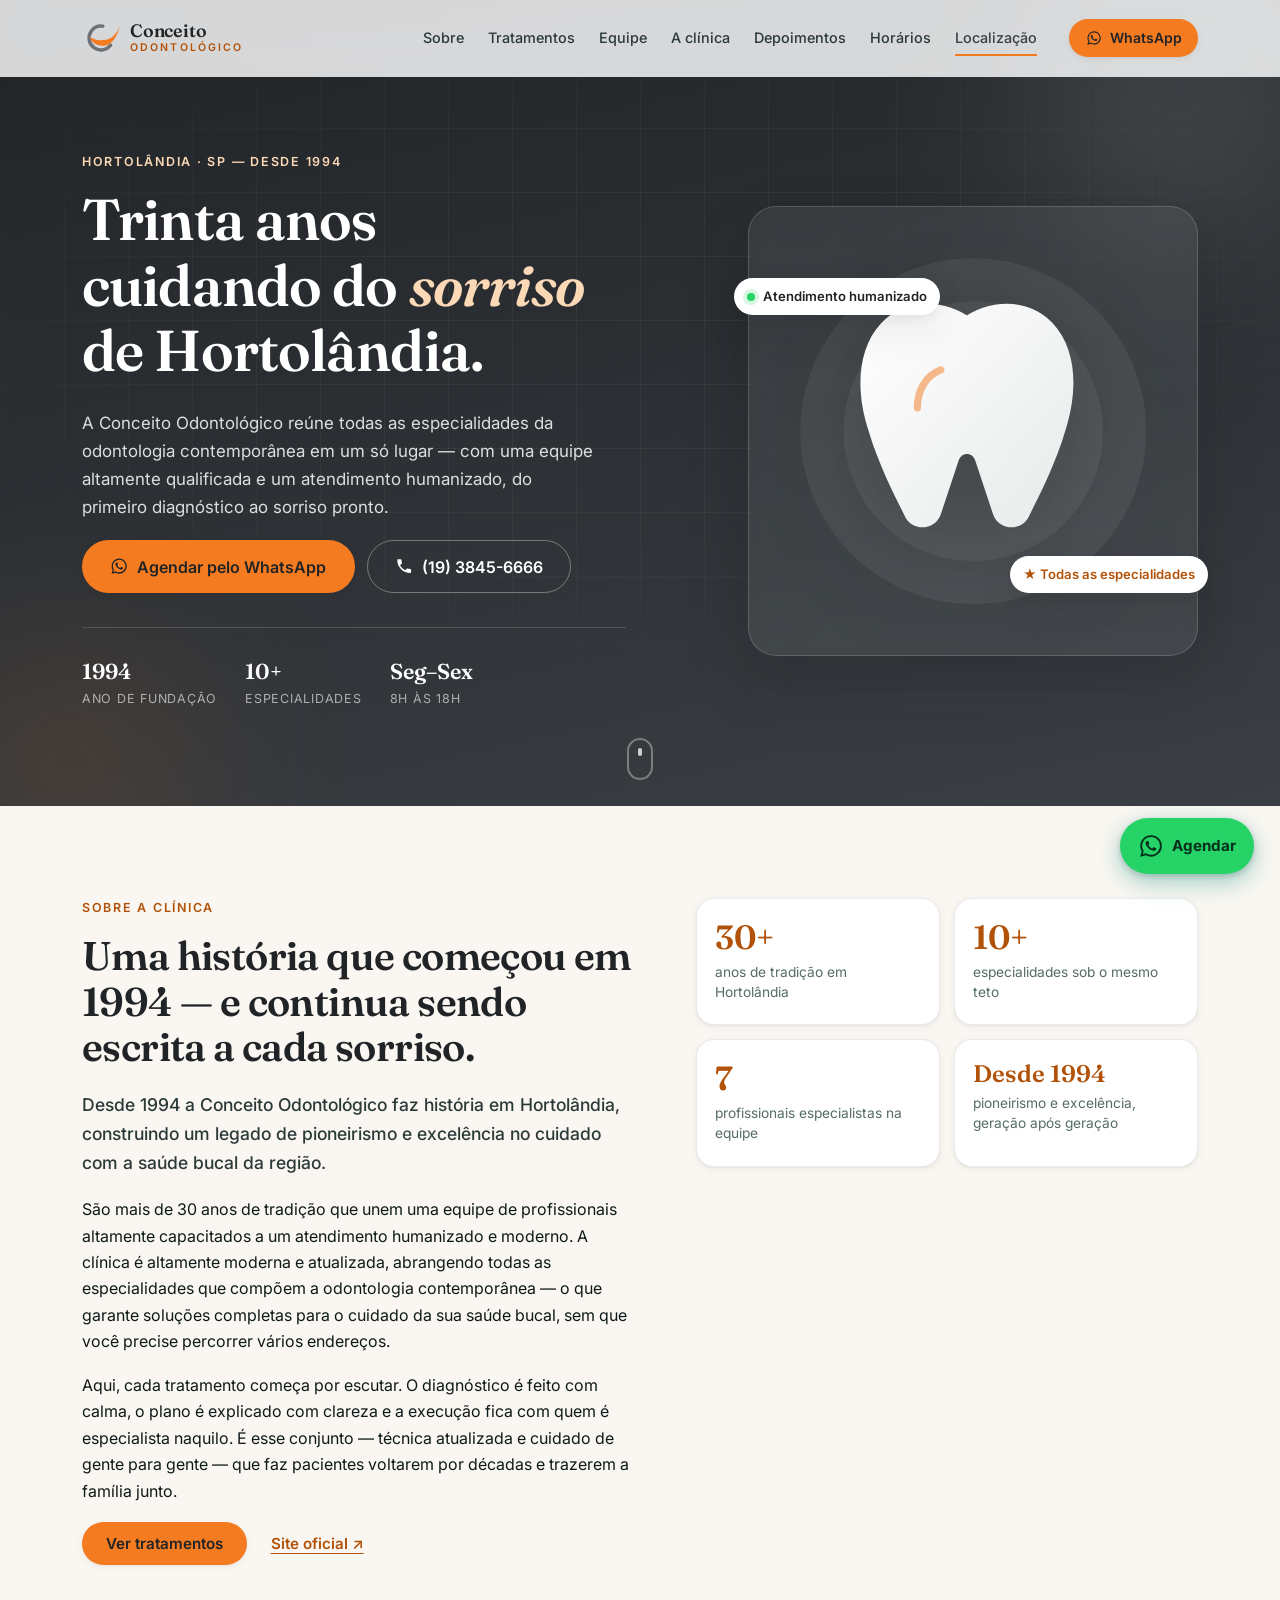
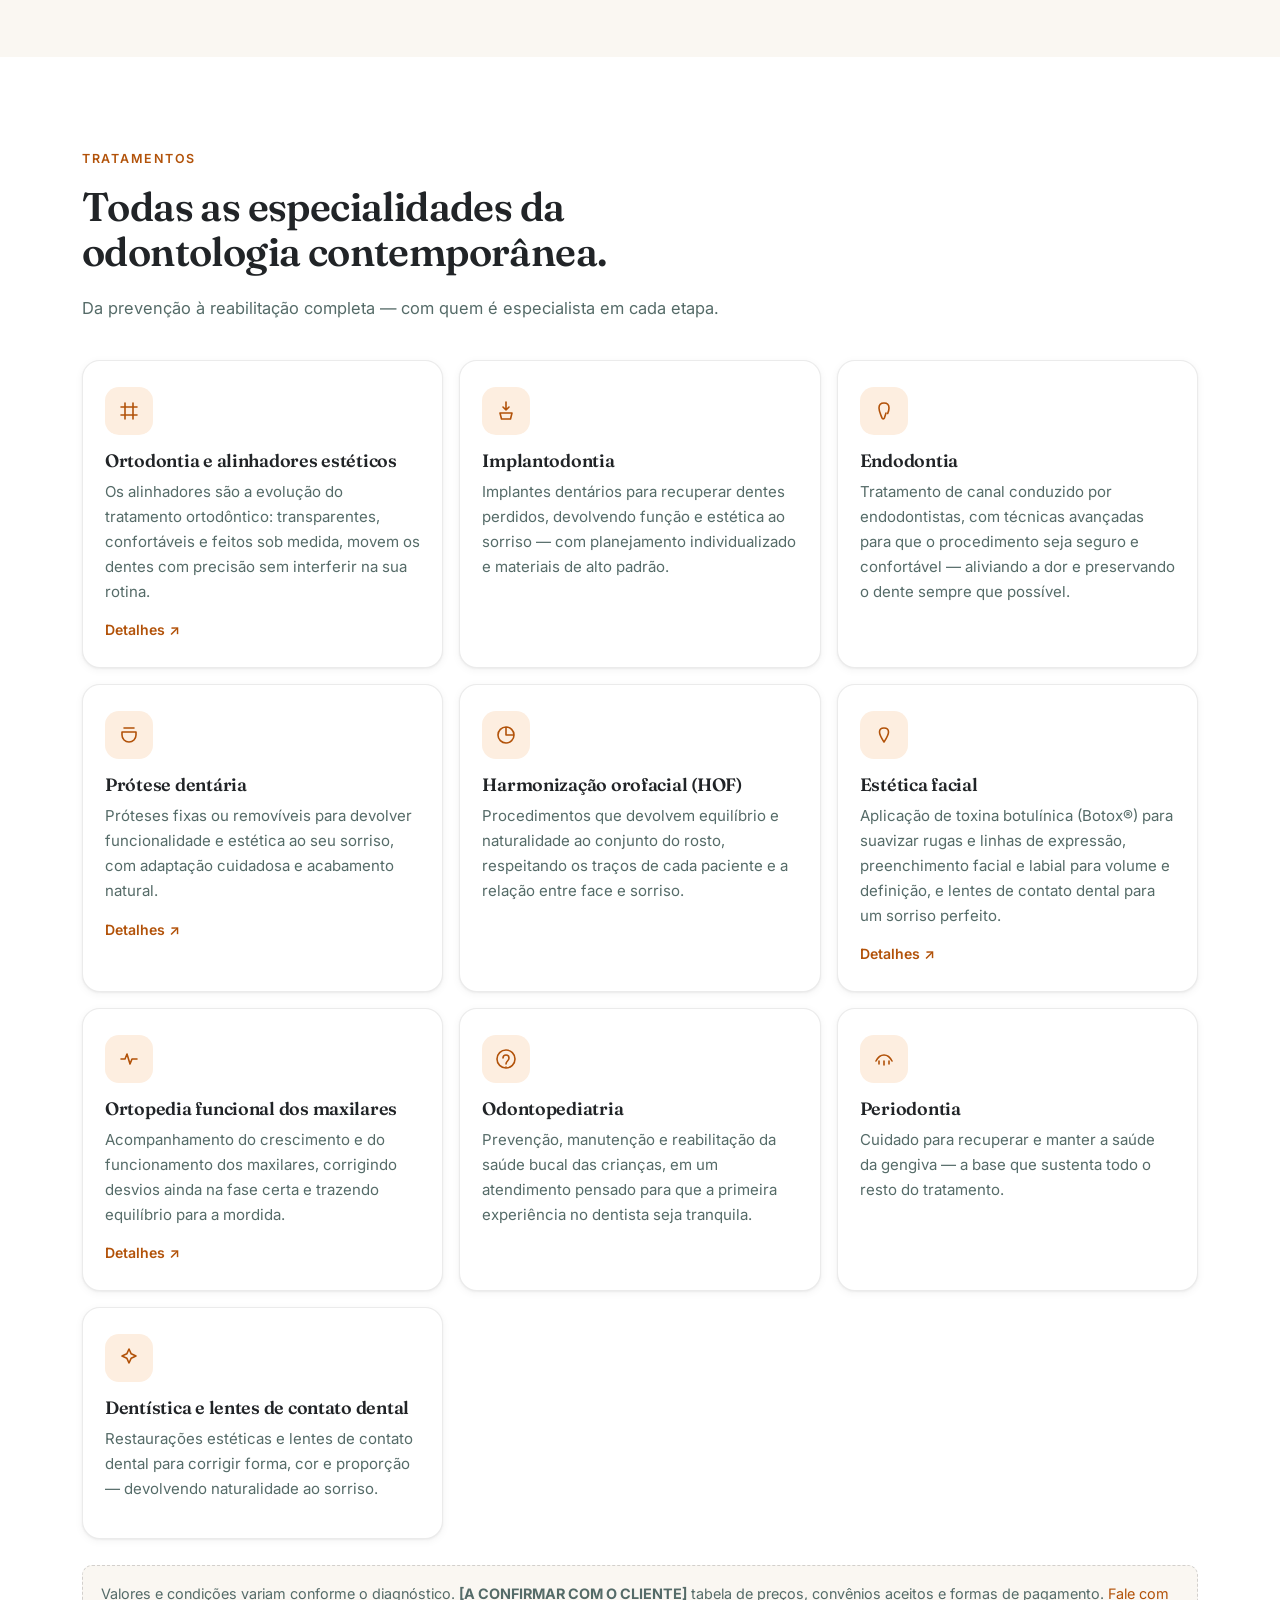
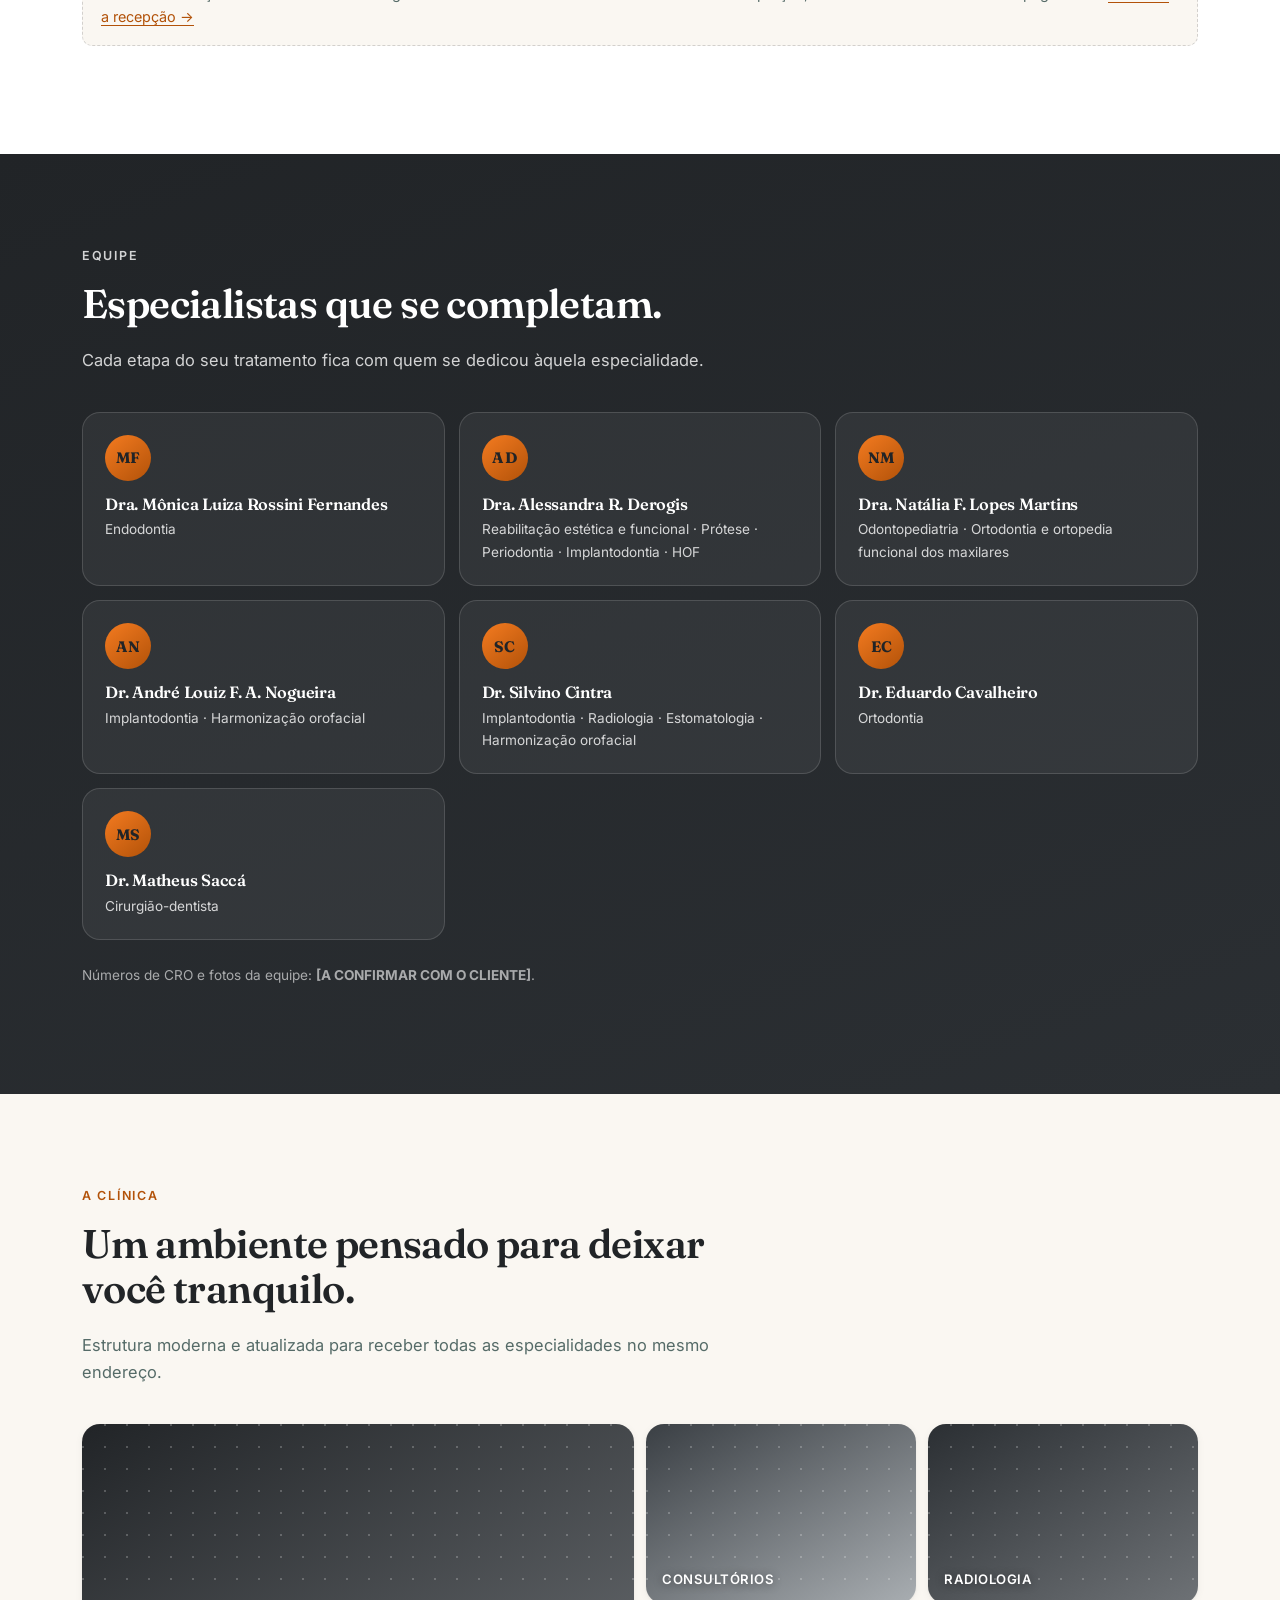
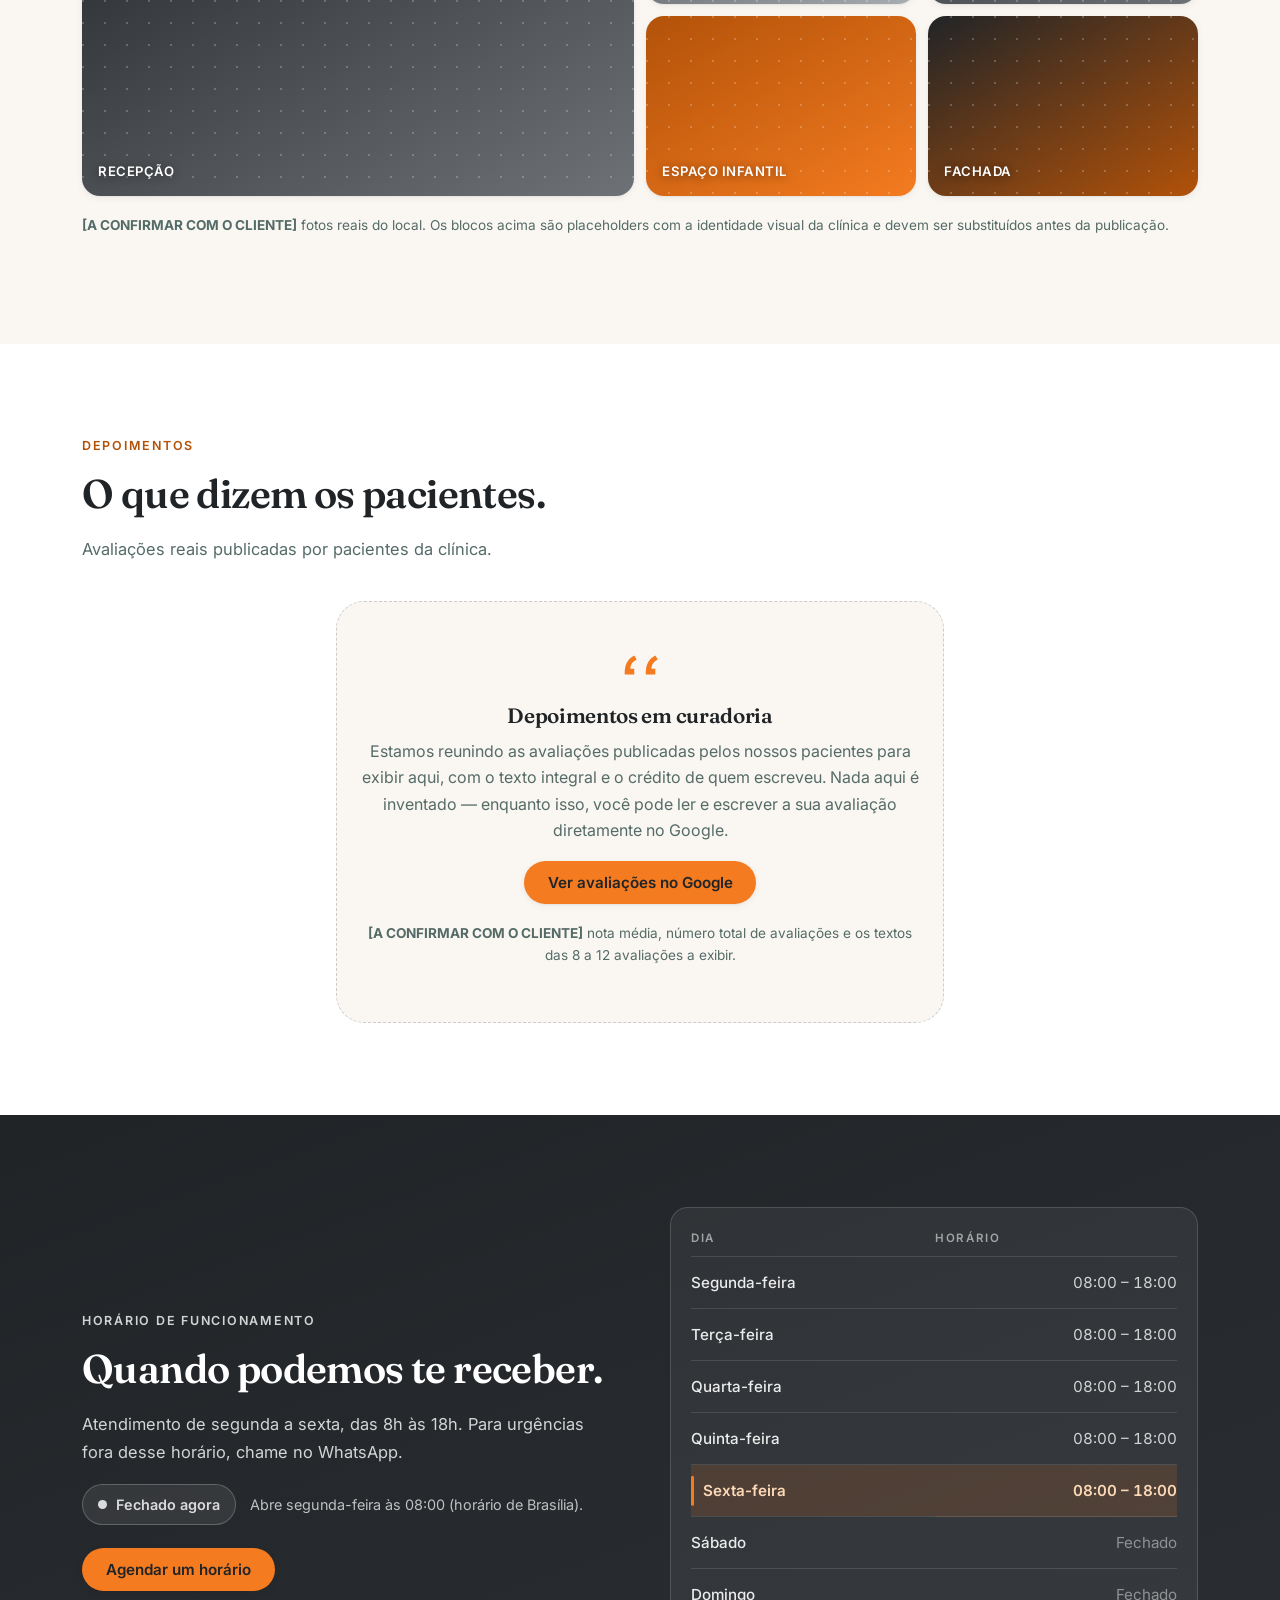
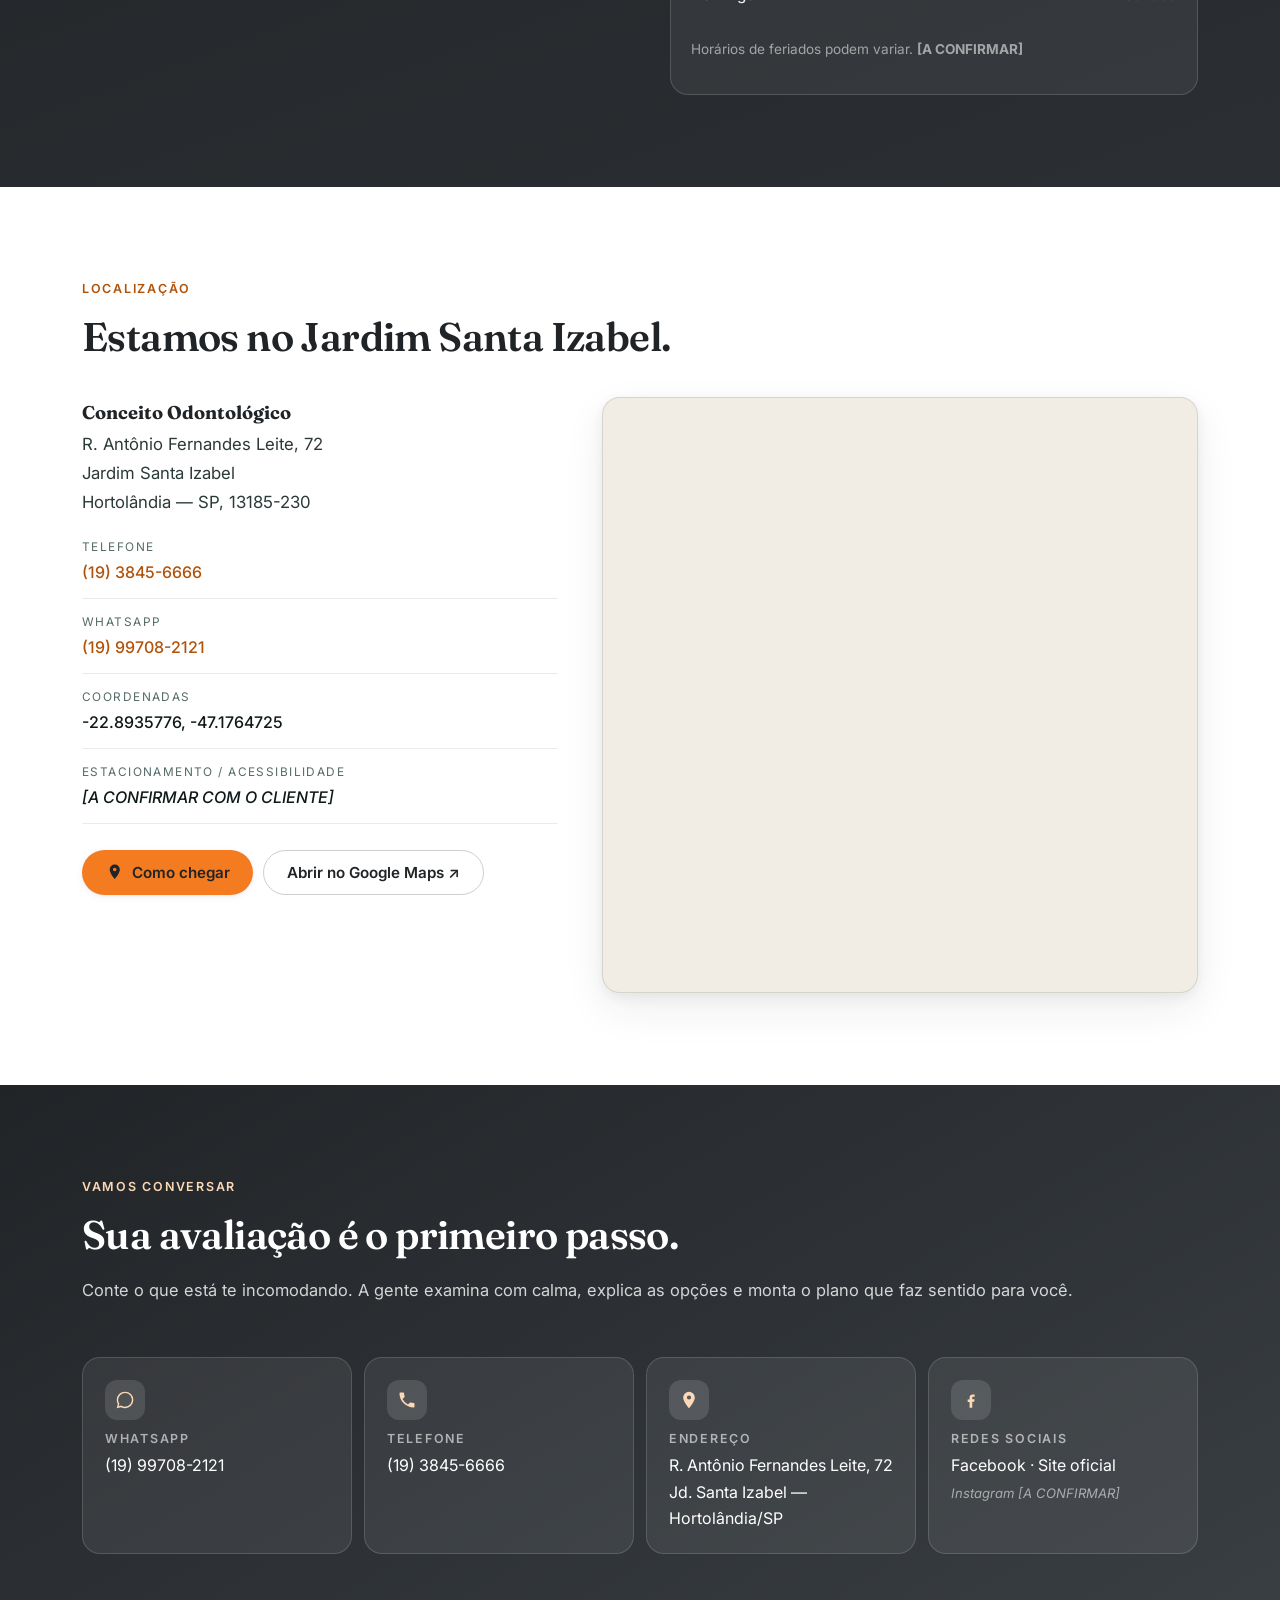
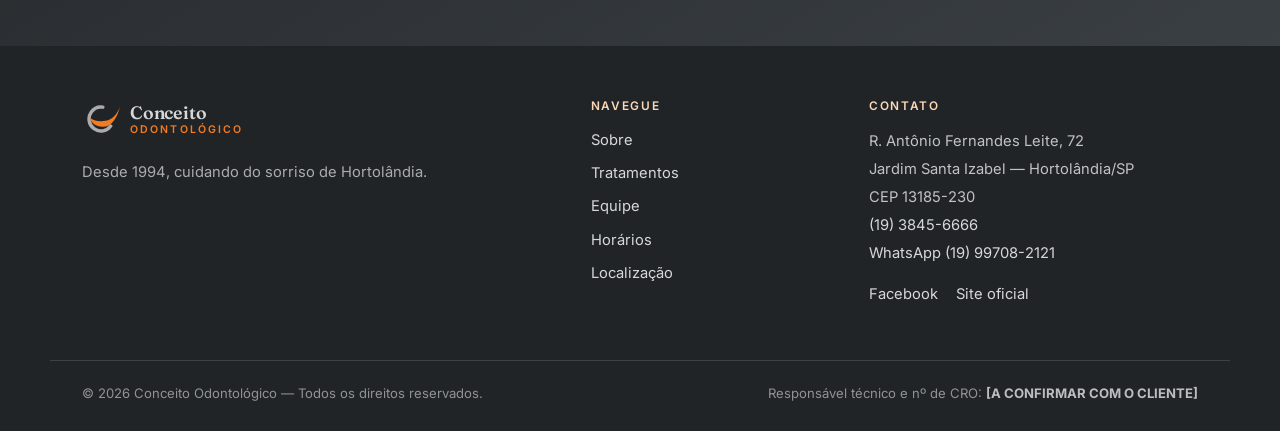
<file: conceito-odontologico/conceito-odontologico.html>
<!DOCTYPE html>
<html lang="pt-BR">
<head>
<meta charset="utf-8">
<meta name="viewport" content="width=device-width, initial-scale=1, viewport-fit=cover">
<title>Conceito Odontológico — Clínica Odontológica em Hortolândia/SP | Desde 1994</title>
<meta name="description" content="Clínica odontológica completa em Hortolândia/SP desde 1994. Implantes, ortodontia e alinhadores, endodontia, prótese, odontopediatria e harmonização orofacial. R. Antônio Fernandes Leite, 72 — Jardim Santa Izabel. (19) 3845-6666.">
<meta name="theme-color" content="#212427">
<meta name="author" content="Conceito Odontológico">
<link rel="canonical" href="https://conceitoodontologico.com.br/">
<link rel="icon" href="[data-uri]" type="image/svg+xml">
<link rel="apple-touch-icon" href="[data-uri]">

<!-- Open Graph / Social -->
<meta property="og:type" content="website">
<meta property="og:locale" content="pt_BR">
<meta property="og:site_name" content="Conceito Odontológico">
<meta property="og:title" content="Conceito Odontológico — 30 anos cuidando do sorriso de Hortolândia">
<meta property="og:description" content="Clínica odontológica completa em Hortolândia/SP desde 1994. Implantes, ortodontia, endodontia, prótese, odontopediatria e harmonização orofacial.">
<meta property="og:url" content="https://conceitoodontologico.com.br/">
<meta property="og:image" content="https://conceitoodontologico.com.br/assets/og-image.png">
<meta property="og:image:width" content="1200">
<meta property="og:image:height" content="630">
<meta property="og:image:alt" content="Conceito Odontológico — clínica odontológica em Hortolândia desde 1994">
<meta name="twitter:card" content="summary_large_image">
<meta name="twitter:title" content="Conceito Odontológico — 30 anos cuidando do sorriso de Hortolândia">
<meta name="twitter:description" content="Clínica odontológica completa em Hortolândia/SP desde 1994.">
<meta name="twitter:image" content="https://conceitoodontologico.com.br/assets/og-image.png">

<!-- Fontes -->
<link rel="preconnect" href="https://fonts.googleapis.com">
<link rel="preconnect" href="https://fonts.gstatic.com" crossorigin>
<link rel="stylesheet" href="https://fonts.googleapis.com/css2?family=Fraunces:opsz,wght@9..144,400;9..144,500;9..144,600;9..144,700&family=Inter:wght@400;500;600;700&display=swap">
<style>
/* =========================================================
   Conceito Odontológico — Hortolândia/SP
   Direção visual: grafite + laranja, as duas cores do logotipo da
   clínica — o cinza dá a estrutura, o laranja carrega as ações.
   Tipografia: Fraunces (títulos) + Inter (texto).
   Mobile-first. Sem frameworks.
   ========================================================= */

/* ---------- Tokens ---------- */
:root {
  /* =======================================================
     CORES DA MARCA — o único lugar a editar para retintar o site

     A paleta atual vem do logotipo: grafite (#6E7276) como estrutura
     e laranja (#F47B20) como acento. Para trocar, substitua a escala
     abaixo (do mais escuro ao mais claro) e ajuste --brand-rgb /
     --brand-soft-rgb para os mesmos tons em componentes RGB, usados
     nas sombras e nos brilhos translúcidos.

     Atenção ao contraste: --accent-ink é a versão do laranja que
     passa em AA sobre os fundos claros (4.5:1). O laranja puro só
     deve aparecer como fundo, nunca como texto pequeno.

     O script assets/extract-brand-colors.py gera este bloco pronto
     a partir de um arquivo de logotipo:
         python3 assets/extract-brand-colors.py assets/logo.png
     ======================================================= */
  /* Escala de grafite, derivada do cinza do logotipo (#6E7276).
     É a estrutura: fundos escuros, texto forte, superfícies. */
  --brand-900:   #212427;   /* fundos escuros: hero, seções deep, rodapé */
  --brand-800:   #2B2F33;
  --brand-700:   #3A3F44;   /* superfícies escuras, texto de destaque */
  --brand-500:   #6E7276;   /* o cinza do logotipo */
  --brand-300:   #A9AEB2;   /* traços claros sobre fundo escuro */
  --brand-100:   #E7E9EA;   /* fundos sutis */

  --brand-rgb:      33, 36, 39;     /* = --brand-900, para sombras e bordas */
  --brand-soft-rgb: 169, 174, 178;  /* = --brand-300, para o brilho do hero */

  /* Laranja do logotipo. É o acento: CTAs, destaques, ícones.
     --accent-ink é a versão escurecida, para texto sobre fundo claro
     (laranja puro sobre branco não alcança contraste AA). */
  --gold:        #B25209;   /* = --accent-ink */
  --gold-bright: #F47B20;   /* a cor do logotipo */
  --gold-soft:   #FBD8B6;   /* tom claro, para texto sobre fundo escuro */
  --gold-rgb:    244, 123, 32;
  --accent:      #F47B20;
  --accent-ink:  #B25209;
  --accent-deep: #D8660F;
  --accent-tint: #FDEEE0;   /* fundo levíssimo, para ícones de card */

  /* ---- Neutros e cores funcionais ---- */
  --bone:        #FAF7F2;
  --bone-deep:   #F1ECE4;
  --white:       #FFFFFF;
  --ink:         #0E1A19;
  --ink-soft:    #2B3A38;
  --muted:       #556B68;

  --wa:          #25D366;
  --wa-dark:     #128C7E;

  --radius-sm:   10px;
  --radius:      18px;
  --radius-lg:   28px;

  --shadow-sm:   0 1px 2px rgba(var(--brand-rgb),.06), 0 2px 8px rgba(var(--brand-rgb),.05);
  --shadow:      0 4px 12px rgba(var(--brand-rgb),.07), 0 16px 40px rgba(var(--brand-rgb),.08);
  --shadow-lg:   0 10px 30px rgba(var(--brand-rgb),.10), 0 30px 70px rgba(var(--brand-rgb),.12);

  --font-display: "Fraunces", "Iowan Old Style", Georgia, "Times New Roman", serif;
  --font-body:    "Inter", -apple-system, BlinkMacSystemFont, "Segoe UI", Roboto, Helvetica, Arial, sans-serif;

  --wrap:        1180px;
  --gutter:      20px;
  --header-h:    68px;

  --ease:        cubic-bezier(.22,.61,.36,1);
}

/* ---------- Reset ---------- */
*, *::before, *::after { box-sizing: border-box; }
html { -webkit-text-size-adjust: 100%; scroll-behavior: smooth; scroll-padding-top: calc(var(--header-h) + 12px); }
body {
  margin: 0;
  background: var(--white);
  color: var(--ink);
  font-family: var(--font-body);
  font-size: 1rem;
  line-height: 1.65;
  -webkit-font-smoothing: antialiased;
  overflow-x: hidden;
}
img, svg, iframe { max-width: 100%; }
img { height: auto; display: block; }
h1, h2, h3 { font-family: var(--font-display); font-weight: 600; line-height: 1.14; letter-spacing: -.015em; margin: 0 0 .5em; }
p { margin: 0 0 1.1em; }
a { color: var(--accent-ink); text-decoration-thickness: 1px; text-underline-offset: 3px; }
ul { margin: 0; padding: 0; }
li { list-style: none; }
address { font-style: normal; }
table { border-collapse: collapse; width: 100%; }

@media (prefers-reduced-motion: reduce) {
  html { scroll-behavior: auto; }
  *, *::before, *::after { animation-duration: .01ms !important; animation-iteration-count: 1 !important; transition-duration: .01ms !important; }
}

/* ---------- Utilidades ---------- */
.wrap { width: 100%; max-width: var(--wrap); margin-inline: auto; padding-inline: var(--gutter); }
.sr-only {
  position: absolute; width: 1px; height: 1px; padding: 0; margin: -1px;
  overflow: hidden; clip: rect(0 0 0 0); white-space: nowrap; border: 0;
}
.skip-link {
  position: absolute; left: -9999px; top: 0; z-index: 200;
  background: var(--brand-900); color: var(--white);
  padding: 12px 18px; border-radius: 0 0 var(--radius-sm) 0; font-weight: 600;
}
.skip-link:focus { left: 0; }

:focus-visible {
  outline: 3px solid var(--gold-bright);
  outline-offset: 3px;
  border-radius: 4px;
}

.eyebrow {
  font-size: .78rem; font-weight: 600; letter-spacing: .14em; text-transform: uppercase;
  color: var(--accent-ink); margin: 0 0 .9rem;
}
.eyebrow-light { color: var(--gold-soft); }

.ico { width: 1.15em; height: 1.15em; flex: none; }

/* ---------- Botões ---------- */
.btn {
  display: inline-flex; align-items: center; justify-content: center; gap: .55em;
  font-family: var(--font-body); font-weight: 600; font-size: .95rem; line-height: 1;
  padding: .85em 1.5em; border-radius: 999px; border: 1.5px solid transparent;
  text-decoration: none; cursor: pointer;
  transition: transform .22s var(--ease), background-color .22s var(--ease), box-shadow .22s var(--ease), color .22s var(--ease), border-color .22s var(--ease);
}
.btn:hover { transform: translateY(-2px); }
.btn:active { transform: translateY(0); }
.btn-sm { padding: .68em 1.1em; font-size: .875rem; }
.btn-lg { padding: 1em 1.7em; font-size: 1rem; }

.btn-primary { background: var(--accent); color: var(--brand-900); box-shadow: var(--shadow-sm); }
.btn-primary:hover { background: var(--accent-deep); color: var(--brand-900); box-shadow: var(--shadow); }

.btn-ghost { background: transparent; color: var(--brand-900); border-color: rgba(var(--brand-rgb),.22); }
.btn-ghost:hover { border-color: var(--brand-700); background: var(--brand-100); }
.btn-ghost.btn-dark { color: var(--brand-900); }

.btn-link {
  background: none; padding: .85em .2em; color: var(--accent-ink);
  text-decoration: underline; text-underline-offset: 4px;
}
.btn-link:hover { color: var(--brand-900); }

/* ---------- Header ---------- */
.site-header {
  position: fixed; inset: 0 0 auto 0; z-index: 100;
  background: rgba(255,255,255,.82);
  backdrop-filter: saturate(160%) blur(14px);
  -webkit-backdrop-filter: saturate(160%) blur(14px);
  border-bottom: 1px solid transparent;
  transition: box-shadow .3s var(--ease), border-color .3s var(--ease), background-color .3s var(--ease);
}
.site-header.is-stuck { border-bottom-color: rgba(var(--brand-rgb),.10); box-shadow: 0 6px 24px rgba(var(--brand-rgb),.06); }
.header-inner { display: flex; align-items: center; gap: 12px; min-height: var(--header-h); }

.brand { display: inline-flex; align-items: center; gap: 10px; color: var(--brand-900); text-decoration: none; margin-right: auto; }
/* Cores da marca em SVG (ver index.html). No rodapé o anel clareia para
   manter contraste sobre o fundo escuro. */
.brand { --mark-ring: var(--brand-500); --mark-swoosh: var(--gold-bright); }
.brand-footer { --mark-ring: rgba(255,255,255,.62); }
.brand-mark { width: 38px; height: 38px; flex: none; }
/* Usado quando o logotipo real substituir a marca em SVG (ver index.html) */
.brand-logo { height: 36px; width: auto; display: block; }
.site-footer .brand-logo { height: 40px; }
.brand-text { display: flex; flex-direction: column; line-height: 1; }
.brand-name { font-family: var(--font-display); font-weight: 600; font-size: 1.12rem; letter-spacing: -.01em; }
.brand-sub { font-size: .66rem; letter-spacing: .2em; text-transform: uppercase; color: var(--accent-ink); font-weight: 600; margin-top: 3px; }

.nav-toggle {
  display: inline-flex; flex-direction: column; justify-content: center; gap: 5px;
  width: 44px; height: 44px; padding: 0 10px;
  background: none; border: 1px solid rgba(var(--brand-rgb),.14); border-radius: 12px; cursor: pointer;
}
.nav-toggle-bar { display: block; height: 2px; background: var(--brand-900); border-radius: 2px; transition: transform .25s var(--ease), opacity .2s var(--ease); }
.nav-toggle[aria-expanded="true"] .nav-toggle-bar:nth-child(1) { transform: translateY(7px) rotate(45deg); }
.nav-toggle[aria-expanded="true"] .nav-toggle-bar:nth-child(2) { opacity: 0; }
.nav-toggle[aria-expanded="true"] .nav-toggle-bar:nth-child(3) { transform: translateY(-7px) rotate(-45deg); }

.nav {
  position: fixed; inset: var(--header-h) 0 auto 0;
  background: var(--white);
  border-bottom: 1px solid rgba(var(--brand-rgb),.10);
  box-shadow: var(--shadow);
  padding: 8px var(--gutter) 22px;
  display: grid; gap: 14px;
  transform-origin: top;
  opacity: 0; visibility: hidden; transform: translateY(-10px);
  transition: opacity .25s var(--ease), transform .25s var(--ease), visibility .25s;
  max-height: calc(100dvh - var(--header-h)); overflow-y: auto;
}
.nav.is-open { opacity: 1; visibility: visible; transform: translateY(0); }
.nav-list { display: grid; gap: 2px; }
.nav-list a {
  display: block; padding: 12px 4px; color: var(--ink-soft); font-weight: 500;
  text-decoration: none; border-bottom: 1px solid rgba(var(--brand-rgb),.07);
}
.nav-list a:hover, .nav-list a.is-active { color: var(--brand-700); }
.nav-cta { justify-self: start; }

/* ---------- Hero ---------- */
.hero {
  position: relative; isolation: isolate; overflow: hidden;
  padding: calc(var(--header-h) + 54px) 0 72px;
  background: linear-gradient(168deg, var(--brand-900) 0%, var(--brand-800) 46%, var(--brand-700) 100%);
  color: var(--white);
}
.hero-bg { position: absolute; inset: 0; z-index: -1; }
.hero-glow { position: absolute; border-radius: 50%; filter: blur(80px); opacity: .5; }
.hero-glow-a { width: 460px; height: 460px; top: -140px; right: -130px; background: radial-gradient(circle, rgba(var(--brand-soft-rgb),.55), transparent 70%); }
.hero-glow-b { width: 380px; height: 380px; bottom: -150px; left: -120px; background: radial-gradient(circle, rgba(var(--gold-rgb),.35), transparent 70%); }
.hero-grid {
  position: absolute; inset: 0;
  background-image: linear-gradient(rgba(255,255,255,.05) 1px, transparent 1px),
                    linear-gradient(90deg, rgba(255,255,255,.05) 1px, transparent 1px);
  background-size: 64px 64px;
  mask-image: radial-gradient(ellipse 80% 60% at 50% 40%, #000 30%, transparent 78%);
  -webkit-mask-image: radial-gradient(ellipse 80% 60% at 50% 40%, #000 30%, transparent 78%);
}
.hero-inner { display: grid; gap: 44px; }
.hero-copy { max-width: 34rem; }
.hero .eyebrow { color: var(--gold-soft); }
.hero-title { font-size: clamp(2.3rem, 9vw, 3.4rem); margin-bottom: .45em; }
.hero-title em { font-style: italic; color: var(--gold-soft); }
.hero-lead { font-size: 1.06rem; color: rgba(255,255,255,.84); max-width: 32rem; }
.hero-actions { display: flex; flex-wrap: wrap; gap: 12px; margin-bottom: 34px; }
.hero .btn-primary { background: var(--accent); color: var(--brand-900); }
.hero .btn-primary:hover { background: var(--gold-soft); color: var(--brand-900); }
.hero .btn-ghost { color: var(--white); border-color: rgba(255,255,255,.34); }
.hero .btn-ghost:hover { background: rgba(255,255,255,.10); border-color: rgba(255,255,255,.7); }

.hero-badges { display: flex; flex-wrap: wrap; gap: 10px 28px; padding-top: 26px; border-top: 1px solid rgba(255,255,255,.16); }
.hero-badges li { display: flex; flex-direction: column; }
.hero-badges strong { font-family: var(--font-display); font-size: 1.35rem; font-weight: 600; color: var(--white); }
.hero-badges span { font-size: .78rem; letter-spacing: .06em; text-transform: uppercase; color: rgba(255,255,255,.6); }

.hero-art { position: relative; display: none; }
.hero-card {
  border-radius: var(--radius-lg);
  background: rgba(255,255,255,.07);
  border: 1px solid rgba(255,255,255,.16);
  backdrop-filter: blur(6px);
  padding: 26px;
  box-shadow: var(--shadow-lg);
}
.tooth-art { width: 100%; height: auto; display: block; filter: drop-shadow(0 22px 40px rgba(0,0,0,.28)); }
.hero-chip {
  position: absolute; display: inline-flex; align-items: center; gap: 8px;
  background: var(--white); color: var(--brand-900);
  font-size: .82rem; font-weight: 600;
  padding: .6em 1em; border-radius: 999px; box-shadow: var(--shadow);
  animation: float 6s ease-in-out infinite;
}
.hero-chip-1 { left: -14px; top: 16%; }
.hero-chip-2 { right: -10px; bottom: 14%; animation-delay: -3s; color: var(--gold); }
.hero-chip .dot { width: 8px; height: 8px; border-radius: 50%; background: var(--wa); box-shadow: 0 0 0 4px rgba(37,211,102,.18); }
@keyframes float { 0%,100% { transform: translateY(0); } 50% { transform: translateY(-9px); } }

.hero-scroll { display: none; }

/* ---------- Seções ---------- */
.section { padding: 64px 0; }
.section-bone { background: var(--bone); }
.section-deep { background: linear-gradient(160deg, var(--brand-900), var(--brand-800)); color: var(--white); }
.section-deep .section-title { color: var(--white); }
.section-deep .section-sub, .section-deep p { color: rgba(255,255,255,.8); }

.section-head { max-width: 44rem; margin-bottom: 38px; }
.section-title { font-size: clamp(1.7rem, 5.6vw, 2.5rem); color: var(--brand-900); }
.section-sub { color: var(--muted); font-size: 1.03rem; }
.lead { font-size: 1.1rem; color: var(--ink-soft); font-weight: 500; }

.grid-2 { display: grid; gap: 40px; }
.about-actions { display: flex; flex-wrap: wrap; align-items: center; gap: 10px 20px; }

/* ---------- Estatísticas ---------- */
.stat-grid { display: grid; grid-template-columns: repeat(2, 1fr); gap: 12px; }
.stat {
  background: var(--white); border: 1px solid rgba(var(--brand-rgb),.09);
  border-radius: var(--radius); padding: 22px 18px;
  box-shadow: var(--shadow-sm);
  transition: transform .3s var(--ease), box-shadow .3s var(--ease);
}
.stat:hover { transform: translateY(-4px); box-shadow: var(--shadow); }
.stat-wide .stat-label { max-width: 20ch; }
.stat-num { display: block; font-family: var(--font-display); font-size: 2.1rem; font-weight: 600; color: var(--accent-ink); line-height: 1; }
.stat-num-sm { font-size: 1.5rem; color: var(--gold); }
.stat-label { display: block; margin-top: 8px; font-size: .86rem; color: var(--muted); line-height: 1.45; }

/* ---------- Cards de tratamento ---------- */
.card-grid { display: grid; gap: 16px; }
.card {
  position: relative;
  background: var(--white); border: 1px solid rgba(var(--brand-rgb),.09);
  border-radius: var(--radius); padding: 26px 22px 24px;
  box-shadow: var(--shadow-sm); overflow: hidden;
  transition: transform .3s var(--ease), box-shadow .3s var(--ease), border-color .3s var(--ease);
}
.card::after {
  content: ""; position: absolute; inset: auto 0 0 0; height: 3px;
  background: linear-gradient(90deg, var(--brand-500), var(--gold-bright));
  transform: scaleX(0); transform-origin: left; transition: transform .4s var(--ease);
}
.card:hover { transform: translateY(-5px); box-shadow: var(--shadow); border-color: rgba(var(--brand-rgb),.14); }
.card:hover::after { transform: scaleX(1); }
.card-icon {
  display: inline-flex; align-items: center; justify-content: center;
  width: 48px; height: 48px; border-radius: 14px;
  background: var(--accent-tint); color: var(--accent-ink); margin-bottom: 16px;
}
.card-icon svg { width: 24px; height: 24px; }
.card h3 { font-size: 1.12rem; color: var(--brand-900); }
.card p { font-size: .94rem; color: var(--muted); margin-bottom: .8em; }
.card-link { font-size: .88rem; font-weight: 600; color: var(--accent-ink); text-decoration: none; }
.card-link:hover { text-decoration: underline; text-underline-offset: 4px; }
.card-grid-note {
  margin-top: 26px; font-size: .9rem; color: var(--muted);
  background: var(--bone); border: 1px dashed rgba(var(--brand-rgb),.18);
  border-radius: var(--radius-sm); padding: 16px 18px;
}
.section-bone .card-grid-note { background: var(--white); }

/* ---------- Equipe ---------- */
.team-grid { display: grid; gap: 14px; }
.member {
  background: rgba(255,255,255,.06); border: 1px solid rgba(255,255,255,.14);
  border-radius: var(--radius); padding: 22px;
  transition: transform .3s var(--ease), background-color .3s var(--ease);
}
.member:hover { transform: translateY(-4px); background: rgba(255,255,255,.11); }
.member-initials {
  display: inline-flex; align-items: center; justify-content: center;
  width: 46px; height: 46px; border-radius: 50%;
  background: linear-gradient(140deg, var(--gold-bright), var(--gold));
  color: var(--brand-900); font-family: var(--font-display); font-weight: 700; font-size: .95rem;
  letter-spacing: .02em; margin-bottom: 14px;
}
.member h3 { font-size: 1.02rem; color: var(--white); margin-bottom: .3em; }
.member-role { font-size: .85rem; color: rgba(255,255,255,.7); margin: 0; }
.team-note { margin-top: 24px; font-size: .85rem; color: rgba(255,255,255,.6) !important; }

/* ---------- Galeria ---------- */
.gallery { display: grid; gap: 12px; }
.tile {
  position: relative; border-radius: var(--radius); overflow: hidden;
  aspect-ratio: 4 / 3; box-shadow: var(--shadow-sm);
  transition: transform .35s var(--ease), box-shadow .35s var(--ease);
}
.tile:hover { transform: translateY(-4px) scale(1.006); box-shadow: var(--shadow); }
.tile img { width: 100%; height: 100%; object-fit: cover; }
.tile-art { position: absolute; inset: 0; }
.tile-art::after {
  content: ""; position: absolute; inset: 0;
  background-image: radial-gradient(circle at 1px 1px, rgba(255,255,255,.22) 1px, transparent 0);
  background-size: 22px 22px;
}
.tile-art-1 { background: linear-gradient(150deg, var(--brand-900), var(--brand-500)); }
.tile-art-2 { background: linear-gradient(150deg, var(--brand-700), var(--brand-300)); }
.tile-art-3 { background: linear-gradient(150deg, var(--brand-800), var(--brand-500)); }
.tile-art-4 { background: linear-gradient(150deg, var(--gold), var(--gold-bright)); }
.tile-art-5 { background: linear-gradient(150deg, var(--brand-900), var(--gold)); }
.tile-label {
  position: absolute; left: 16px; bottom: 14px; z-index: 2;
  font-size: .82rem; font-weight: 600; letter-spacing: .04em; text-transform: uppercase;
  color: var(--white); text-shadow: 0 1px 10px rgba(0,0,0,.45);
}
.gallery-note, .hours-note, .testimonial-empty-note {
  margin-top: 18px; font-size: .85rem; color: var(--muted);
}

/* ---------- Depoimentos ---------- */
.testimonial-grid { display: grid; gap: 16px; }
.testimonial {
  background: var(--bone); border: 1px solid rgba(var(--brand-rgb),.09);
  border-radius: var(--radius); padding: 24px 22px;
  display: flex; flex-direction: column; gap: 12px;
}
.testimonial-stars { color: var(--gold-bright); letter-spacing: .12em; font-size: .95rem; }
.testimonial-text { color: var(--ink-soft); font-size: .96rem; margin: 0; }
.testimonial-author { font-weight: 600; font-size: .9rem; color: var(--brand-900); margin: 0; }
.testimonial-source { font-size: .78rem; color: var(--muted); }

.testimonial-empty {
  text-align: center; max-width: 38rem; margin-inline: auto;
  background: var(--bone); border: 1px dashed rgba(var(--brand-rgb),.2);
  border-radius: var(--radius-lg); padding: 40px 24px;
}
.quote-mark { width: 46px; height: 46px; color: var(--accent); margin-bottom: 8px; }
.testimonial-empty h3 { font-size: 1.3rem; color: var(--brand-900); }
.testimonial-empty p { color: var(--muted); }

/* ---------- Horários ---------- */
.status-line { display: flex; flex-wrap: wrap; align-items: center; gap: 10px 14px; margin-bottom: 1.4em; }
.status-badge {
  display: inline-flex; align-items: center; gap: 9px;
  padding: .55em 1.05em; border-radius: 999px; font-weight: 600; font-size: .9rem;
  border: 1px solid transparent;
}
.status-dot { width: 9px; height: 9px; border-radius: 50%; background: currentColor; }
.status-open   { background: rgba(37,211,102,.14); color: #7BE8A8; border-color: rgba(37,211,102,.4); }
.status-closed { background: rgba(255,255,255,.08); color: rgba(255,255,255,.82); border-color: rgba(255,255,255,.22); }
.status-unknown{ background: rgba(255,255,255,.06); color: rgba(255,255,255,.6); border-color: rgba(255,255,255,.16); }
.status-detail { font-size: .9rem; color: rgba(255,255,255,.7); }

.hours-card {
  background: rgba(255,255,255,.06); border: 1px solid rgba(255,255,255,.15);
  border-radius: var(--radius); padding: 8px 20px 18px;
}
.hours-table th, .hours-table td { text-align: left; padding: 13px 0; font-size: .95rem; }
.hours-table thead th {
  font-size: .72rem; letter-spacing: .14em; text-transform: uppercase;
  color: rgba(255,255,255,.55); font-weight: 600; padding-bottom: 8px;
}
.hours-table tbody tr { border-top: 1px solid rgba(255,255,255,.12); }
.hours-table tbody th { font-weight: 500; color: rgba(255,255,255,.9); }
.hours-table td { color: rgba(255,255,255,.78); text-align: right; font-variant-numeric: tabular-nums; }
.hours-table td.closed { color: rgba(255,255,255,.45); }
.hours-table tr.is-today { background: rgba(var(--gold-rgb),.14); }
.hours-table tr.is-today th, .hours-table tr.is-today td { color: var(--gold-soft); font-weight: 600; }
.hours-table tr.is-today th { position: relative; padding-left: 12px; }
.hours-table tr.is-today th::before {
  content: ""; position: absolute; left: 0; top: 50%; transform: translateY(-50%);
  width: 3px; height: 60%; border-radius: 2px; background: var(--gold-bright);
}
.hours-note { color: rgba(255,255,255,.55) !important; }

/* ---------- Localização ---------- */
.location { display: grid; gap: 26px; }
.address { font-size: 1.05rem; line-height: 1.75; color: var(--ink-soft); margin-bottom: 1.2em; }
.address strong { font-family: var(--font-display); font-size: 1.15rem; color: var(--brand-900); }
.location-meta { margin: 0 0 26px; display: grid; gap: 14px; }
.location-meta div { display: grid; gap: 2px; padding-bottom: 12px; border-bottom: 1px solid rgba(var(--brand-rgb),.09); }
.location-meta dt { font-size: .74rem; letter-spacing: .12em; text-transform: uppercase; color: var(--muted); }
.location-meta dd { margin: 0; font-weight: 500; color: var(--ink); }
.location-meta a { color: var(--accent-ink); text-decoration: none; }
.location-meta a:hover { text-decoration: underline; }
.location-actions { display: flex; flex-wrap: wrap; gap: 10px; }
.map-frame {
  border-radius: var(--radius); overflow: hidden;
  border: 1px solid rgba(var(--brand-rgb),.12); box-shadow: var(--shadow);
  aspect-ratio: 4 / 3; background: var(--bone-deep);
}
.map-frame iframe { width: 100%; height: 100%; border: 0; display: block; }

/* ---------- CTA final ---------- */
.cta-final { background: linear-gradient(150deg, var(--brand-900) 0%, var(--brand-700) 100%); color: var(--white); }
.cta-final .section-title { color: var(--white); }
.cta-final .section-sub { color: rgba(255,255,255,.8); }
.cta-inner { display: grid; gap: 34px; }
.contact-cards { display: grid; gap: 12px; }
.contact-card {
  background: rgba(255,255,255,.07); border: 1px solid rgba(255,255,255,.15);
  border-radius: var(--radius); padding: 22px;
  transition: transform .3s var(--ease), background-color .3s var(--ease);
}
.contact-card:hover { transform: translateY(-4px); background: rgba(255,255,255,.12); }
.contact-icon {
  display: inline-flex; align-items: center; justify-content: center;
  width: 40px; height: 40px; border-radius: 12px;
  background: rgba(255,255,255,.12); color: var(--gold-soft); margin-bottom: 12px;
}
.contact-icon svg { width: 20px; height: 20px; }
.contact-card h3 { font-size: .78rem; letter-spacing: .14em; text-transform: uppercase; color: rgba(255,255,255,.6); font-family: var(--font-body); font-weight: 600; }
.contact-card p { margin: 0; font-size: 1rem; color: rgba(255,255,255,.92); }
.contact-card a { color: var(--white); text-decoration: none; }
.contact-card a:hover { text-decoration: underline; text-underline-offset: 4px; color: var(--gold-soft); }
.tbc { font-size: .82rem; color: rgba(255,255,255,.55); }

/* ---------- Footer ---------- */
.site-footer { background: var(--brand-900); color: rgba(255,255,255,.72); padding: 54px 0 26px; font-size: .92rem; }
.footer-inner { display: grid; gap: 34px; }
.brand-footer { color: var(--white); }

.brand-footer .brand-sub { color: var(--gold-bright); }
.footer-tag { margin-top: 14px; max-width: 24rem; color: rgba(255,255,255,.62); }
.footer-h { font-family: var(--font-body); font-size: .74rem; letter-spacing: .14em; text-transform: uppercase; color: var(--gold-soft); margin-bottom: 14px; }
.footer-nav ul { display: grid; gap: 9px; }
.site-footer a { color: rgba(255,255,255,.82); text-decoration: none; }
.site-footer a:hover { color: var(--white); text-decoration: underline; text-underline-offset: 4px; }
.footer-contact address { line-height: 1.9; }
.footer-social { display: flex; flex-wrap: wrap; gap: 8px 18px; margin-top: 14px; }
.footer-bottom {
  display: grid; gap: 6px; margin-top: 38px; padding-top: 22px;
  border-top: 1px solid rgba(255,255,255,.13); font-size: .82rem; color: rgba(255,255,255,.5);
}
.footer-bottom p { margin: 0; }
.footer-legal strong { color: rgba(255,255,255,.7); }

/* ---------- WhatsApp flutuante ---------- */
.wa-float {
  position: fixed; right: 16px; bottom: 16px; z-index: 90;
  display: inline-flex; align-items: center; gap: 8px;
  height: 56px; padding: 0 18px;
  background: var(--wa); color: #06301B; text-decoration: none;
  border-radius: 999px; font-weight: 700; font-size: .95rem;
  box-shadow: 0 8px 24px rgba(18,140,126,.4), 0 2px 6px rgba(0,0,0,.18);
  transition: transform .25s var(--ease), box-shadow .25s var(--ease), background-color .25s var(--ease);
}
.wa-float svg { width: 26px; height: 26px; flex: none; }
.wa-float:hover { transform: translateY(-3px) scale(1.03); background: #1FBE5A; box-shadow: 0 12px 32px rgba(18,140,126,.5); }
.wa-float-label { display: none; }
@media (min-width: 480px) { .wa-float-label { display: inline; } }

/* ---------- Scroll reveal ---------- */
.reveal { opacity: 0; transform: translateY(22px); transition: opacity .7s var(--ease), transform .7s var(--ease); }
.reveal.is-visible { opacity: 1; transform: none; }
@media (prefers-reduced-motion: reduce) { .reveal { opacity: 1; transform: none; } }

/* =========================================================
   Breakpoints
   ========================================================= */
@media (min-width: 560px) {
  :root { --gutter: 28px; }
  .card-grid { grid-template-columns: repeat(2, 1fr); }
  .team-grid { grid-template-columns: repeat(2, 1fr); }
  .gallery { grid-template-columns: repeat(2, 1fr); }
  .contact-cards { grid-template-columns: repeat(2, 1fr); }
  .testimonial-grid { grid-template-columns: repeat(2, 1fr); }
  .footer-bottom { grid-template-columns: 1fr auto; align-items: center; }
}

@media (min-width: 860px) {
  :root { --header-h: 76px; --gutter: 32px; }
  .section { padding: 92px 0; }
  .hero { padding: calc(var(--header-h) + 76px) 0 96px; }

  .nav-toggle { display: none; }
  .nav {
    position: static; display: flex; align-items: center; gap: 22px;
    background: none; box-shadow: none; border: 0; padding: 0;
    opacity: 1; visibility: visible; transform: none; max-height: none; overflow: visible;
  }
  .nav-list { display: flex; gap: 4px; }
  .nav-list a { border: 0; padding: 8px 10px; font-size: .9rem; border-radius: 8px; position: relative; }
  .nav-list a::after {
    content: ""; position: absolute; left: 10px; right: 10px; bottom: 2px; height: 2px;
    background: var(--gold-bright); transform: scaleX(0); transform-origin: left;
    transition: transform .25s var(--ease);
  }
  .nav-list a:hover::after, .nav-list a.is-active::after { transform: scaleX(1); }

  .hero-inner { grid-template-columns: 1.15fr .85fr; align-items: center; gap: 56px; }
  .hero-art { display: block; }
  .hero-scroll {
    display: block; position: absolute; left: 50%; bottom: 26px; transform: translateX(-50%);
    width: 26px; height: 42px; border: 2px solid rgba(255,255,255,.35); border-radius: 14px;
  }
  .hero-scroll span {
    position: absolute; left: 50%; top: 8px; width: 4px; height: 8px; margin-left: -2px;
    background: rgba(255,255,255,.75); border-radius: 2px;
    animation: scrolldot 1.9s var(--ease) infinite;
  }
  @keyframes scrolldot { 0% { opacity: 0; transform: translateY(0); } 30% { opacity: 1; } 100% { opacity: 0; transform: translateY(14px); } }

  .grid-2 { grid-template-columns: 1.05fr .95fr; align-items: start; gap: 60px; }
  .grid-2-tight { grid-template-columns: 1fr 1fr; align-items: center; }
  .stat-grid { grid-template-columns: repeat(2, 1fr); gap: 14px; }
  .card-grid { grid-template-columns: repeat(3, 1fr); }
  .team-grid { grid-template-columns: repeat(3, 1fr); }
  .testimonial-grid { grid-template-columns: repeat(3, 1fr); }
  .contact-cards { grid-template-columns: repeat(4, 1fr); }

  .gallery { grid-template-columns: repeat(4, 1fr); grid-auto-rows: 180px; }
  .tile { aspect-ratio: auto; }
  .tile-lg { grid-column: span 2; grid-row: span 2; }

  .location { grid-template-columns: .9fr 1.1fr; gap: 44px; align-items: start; }
  .map-frame { aspect-ratio: 1 / 1; }

  .cta-inner { grid-template-columns: 1fr; }
  .footer-inner { grid-template-columns: 1.4fr .7fr 1fr; gap: 48px; }

  .wa-float { right: 26px; bottom: 26px; }
}

@media (min-width: 1080px) {
  .hero-title { font-size: 3.6rem; }
  .location { grid-template-columns: 1fr 1.25fr; }
}

</style>
</head>
<body>
<!-- Versão de arquivo único, gerada por build-standalone.py. Para editar, use os arquivos-fonte: index.html + css/styles.css + js/main.js -->

<a class="skip-link" href="#conteudo">Pular para o conteúdo principal</a>

<!-- ============ HEADER ============ -->
<header class="site-header" id="topo">
  <div class="wrap header-inner">
    <a class="brand" href="#topo" aria-label="Conceito Odontológico — início">
      <!-- LOGOTIPO REAL: quando o arquivo da clínica estiver disponível, salve-o em
           assets/logo.svg (ou .png) e troque o <svg> abaixo por esta linha:
             <img class="brand-logo" src="assets/logo.svg" alt="Conceito Odontológico" width="180" height="40">
           Se a logotipo já trouxer o nome escrito, remova também o <span class="brand-text">. -->
      <svg class="brand-mark" viewBox="0 0 40 40" aria-hidden="true" focusable="false">
        <circle cx="20" cy="20" r="12.6" fill="none" stroke="var(--mark-ring)" stroke-width="3.6"
                stroke-dasharray="53 28" stroke-linecap="round" transform="rotate(36 20 20)"/>
        <path d="M8 18.5C10 25.5 17 29.5 24.8 27.8 32 26.2 36.8 19 40 7 37 15 31.5 20.6 25 21.9 18.3 23.2 11.5 21.8 8 18.5Z" fill="var(--mark-swoosh)"/>
      </svg>
      <span class="brand-text">
        <span class="brand-name">Conceito</span>
        <span class="brand-sub">Odontológico</span>
      </span>
    </a>

    <button class="nav-toggle" id="navToggle" aria-expanded="false" aria-controls="navMenu" aria-label="Abrir menu de navegação">
      <span class="nav-toggle-bar"></span>
      <span class="nav-toggle-bar"></span>
      <span class="nav-toggle-bar"></span>
    </button>

    <nav class="nav" id="navMenu" aria-label="Navegação principal">
      <ul class="nav-list">
        <li><a href="#sobre">Sobre</a></li>
        <li><a href="#tratamentos">Tratamentos</a></li>
        <li><a href="#equipe">Equipe</a></li>
        <li><a href="#galeria">A clínica</a></li>
        <li><a href="#depoimentos">Depoimentos</a></li>
        <li><a href="#horarios">Horários</a></li>
        <li><a href="#localizacao">Localização</a></li>
      </ul>
      <a class="btn btn-primary btn-sm nav-cta" href="https://wa.me/5519997082121?text=Ol%C3%A1%21%20Gostaria%20de%20agendar%20uma%20avalia%C3%A7%C3%A3o%20na%20Conceito%20Odontol%C3%B3gico." target="_blank" rel="noopener">
        <svg class="ico" viewBox="0 0 24 24" aria-hidden="true"><path fill="currentColor" d="M12.04 2A9.9 9.9 0 0 0 2.1 11.9c0 1.75.46 3.46 1.34 4.97L2 22l5.27-1.38a9.9 9.9 0 0 0 4.77 1.22h.01A9.9 9.9 0 0 0 22 11.94 9.9 9.9 0 0 0 12.04 2Zm0 18.02a8.2 8.2 0 0 1-4.19-1.15l-.3-.18-3.13.82.84-3.05-.2-.31a8.2 8.2 0 1 1 6.98 3.87Zm4.5-6.15c-.24-.12-1.45-.72-1.68-.8-.22-.08-.39-.12-.55.12-.16.25-.63.8-.78.97-.14.16-.29.18-.53.06a6.7 6.7 0 0 1-3.35-2.93c-.25-.43.25-.4.72-1.33.08-.16.04-.3-.02-.42-.06-.12-.55-1.33-.76-1.82-.2-.48-.4-.41-.55-.42h-.47c-.16 0-.42.06-.64.3-.22.25-.84.83-.84 2.02s.86 2.34.98 2.5c.12.17 1.7 2.6 4.12 3.64 1.53.66 2.13.72 2.9.6.46-.06 1.45-.59 1.65-1.16.2-.57.2-1.06.14-1.16-.06-.1-.22-.17-.46-.29Z"/></svg>
        WhatsApp
      </a>
    </nav>
  </div>
</header>

<main id="conteudo">

<!-- ============ HERO ============ -->
<section class="hero" aria-labelledby="hero-title">
  <div class="hero-bg" aria-hidden="true">
    <div class="hero-glow hero-glow-a"></div>
    <div class="hero-glow hero-glow-b"></div>
    <div class="hero-grid"></div>
  </div>

  <div class="wrap hero-inner">
    <div class="hero-copy">
      <p class="eyebrow reveal">Hortolândia · SP — desde 1994</p>
      <h1 class="hero-title reveal" id="hero-title">
        Trinta anos cuidando do <em>sorriso</em> de Hortolândia.
      </h1>
      <p class="hero-lead reveal">
        A Conceito Odontológico reúne todas as especialidades da odontologia contemporânea
        em um só lugar — com uma equipe altamente qualificada e um atendimento humanizado,
        do primeiro diagnóstico ao sorriso pronto.
      </p>
      <div class="hero-actions reveal">
        <a class="btn btn-primary btn-lg" href="https://wa.me/5519997082121?text=Ol%C3%A1%21%20Gostaria%20de%20agendar%20uma%20avalia%C3%A7%C3%A3o%20na%20Conceito%20Odontol%C3%B3gico." target="_blank" rel="noopener">
          <svg class="ico" viewBox="0 0 24 24" aria-hidden="true"><path fill="currentColor" d="M12.04 2A9.9 9.9 0 0 0 2.1 11.9c0 1.75.46 3.46 1.34 4.97L2 22l5.27-1.38a9.9 9.9 0 0 0 4.77 1.22h.01A9.9 9.9 0 0 0 22 11.94 9.9 9.9 0 0 0 12.04 2Zm0 18.02a8.2 8.2 0 0 1-4.19-1.15l-.3-.18-3.13.82.84-3.05-.2-.31a8.2 8.2 0 1 1 6.98 3.87Zm4.5-6.15c-.24-.12-1.45-.72-1.68-.8-.22-.08-.39-.12-.55.12-.16.25-.63.8-.78.97-.14.16-.29.18-.53.06a6.7 6.7 0 0 1-3.35-2.93c-.25-.43.25-.4.72-1.33.08-.16.04-.3-.02-.42-.06-.12-.55-1.33-.76-1.82-.2-.48-.4-.41-.55-.42h-.47c-.16 0-.42.06-.64.3-.22.25-.84.83-.84 2.02s.86 2.34.98 2.5c.12.17 1.7 2.6 4.12 3.64 1.53.66 2.13.72 2.9.6.46-.06 1.45-.59 1.65-1.16.2-.57.2-1.06.14-1.16-.06-.1-.22-.17-.46-.29Z"/></svg>
          Agendar pelo WhatsApp
        </a>
        <a class="btn btn-ghost btn-lg" href="tel:+551938456666">
          <svg class="ico" viewBox="0 0 24 24" aria-hidden="true"><path fill="currentColor" d="M6.6 10.8a15.1 15.1 0 0 0 6.6 6.6l2.2-2.2c.3-.3.7-.4 1-.2 1.1.4 2.3.6 3.6.6.6 0 1 .4 1 1V20c0 .6-.4 1-1 1A17 17 0 0 1 3 4c0-.6.4-1 1-1h3.5c.6 0 1 .4 1 1 0 1.2.2 2.4.6 3.6.1.4 0 .7-.2 1l-2.3 2.2Z"/></svg>
          (19) 3845-6666
        </a>
      </div>

      <ul class="hero-badges reveal" role="list">
        <li><strong>1994</strong><span>ano de fundação</span></li>
        <li><strong>10+</strong><span>especialidades</span></li>
        <li><strong>Seg–Sex</strong><span>8h às 18h</span></li>
      </ul>
    </div>

    <div class="hero-art reveal" aria-hidden="true">
      <div class="hero-card hero-card-main">
        <svg viewBox="0 0 220 220" class="tooth-art" role="img" aria-hidden="true">
          <defs>
            <linearGradient id="tg" x1="0" y1="0" x2="1" y2="1">
              <stop offset="0%" stop-color="#ffffff"/>
              <stop offset="100%" stop-color="#E7E9EA"/>
            </linearGradient>
          </defs>
          <circle cx="110" cy="110" r="96" fill="rgba(255,255,255,.06)"/>
          <circle cx="110" cy="110" r="72" fill="rgba(255,255,255,.06)"/>
          <path d="M110 48c-16-12-38-12-51 2-14 15-14 39-7 60 5 17 13 33 20 47 4 9 17 8 20-1l10-30c1.5-4.5 7.5-4.5 9 0l10 30c3 9 16 10 20 1 7-14 15-30 20-47 7-21 7-45-7-60-13-14-35-14-51-2z" fill="url(#tg)"/>
          <path d="M92 76c-8 3-13 11-13 21" fill="none" stroke="#F47B20" stroke-width="4" stroke-linecap="round" opacity=".5"/>
        </svg>
      </div>
      <div class="hero-chip hero-chip-1">
        <span class="dot"></span> Atendimento humanizado
      </div>
      <div class="hero-chip hero-chip-2">
        ★ Todas as especialidades
      </div>
    </div>
  </div>

  <a class="hero-scroll" href="#sobre" aria-label="Rolar para a seção Sobre">
    <span></span>
  </a>
</section>

<!-- ============ SOBRE ============ -->
<section class="section section-bone" id="sobre" aria-labelledby="sobre-title">
  <div class="wrap grid-2">
    <div class="reveal">
      <p class="eyebrow">Sobre a clínica</p>
      <h2 class="section-title" id="sobre-title">Uma história que começou em 1994 — e continua sendo escrita a cada sorriso.</h2>
      <p class="lead">
        Desde 1994 a Conceito Odontológico faz história em Hortolândia, construindo um legado
        de pioneirismo e excelência no cuidado com a saúde bucal da região.
      </p>
      <p>
        São mais de 30 anos de tradição que unem uma equipe de profissionais altamente
        capacitados a um atendimento humanizado e moderno. A clínica é altamente moderna e
        atualizada, abrangendo todas as especialidades que compõem a odontologia contemporânea
        — o que garante soluções completas para o cuidado da sua saúde bucal, sem que você
        precise percorrer vários endereços.
      </p>
      <p>
        Aqui, cada tratamento começa por escutar. O diagnóstico é feito com calma, o plano é
        explicado com clareza e a execução fica com quem é especialista naquilo. É esse
        conjunto — técnica atualizada e cuidado de gente para gente — que faz pacientes
        voltarem por décadas e trazerem a família junto.
      </p>
      <div class="about-actions">
        <a class="btn btn-primary" href="#tratamentos">Ver tratamentos</a>
        <a class="btn btn-link" href="https://conceitoodontologico.com.br/" target="_blank" rel="noopener">Site oficial ↗</a>
      </div>
    </div>

    <ul class="stat-grid reveal" role="list">
      <li class="stat">
        <span class="stat-num" data-count="30" data-suffix="+">30+</span>
        <span class="stat-label">anos de tradição em Hortolândia</span>
      </li>
      <li class="stat">
        <span class="stat-num" data-count="10" data-suffix="+">10+</span>
        <span class="stat-label">especialidades sob o mesmo teto</span>
      </li>
      <li class="stat">
        <span class="stat-num" data-count="7" data-suffix="">7</span>
        <span class="stat-label">profissionais especialistas na equipe</span>
      </li>
      <li class="stat stat-wide">
        <span class="stat-num stat-num-sm">Desde 1994</span>
        <span class="stat-label">pioneirismo e excelência, geração após geração</span>
      </li>
    </ul>
  </div>
</section>

<!-- ============ TRATAMENTOS ============ -->
<section class="section" id="tratamentos" aria-labelledby="trat-title">
  <div class="wrap">
    <header class="section-head reveal">
      <p class="eyebrow">Tratamentos</p>
      <h2 class="section-title" id="trat-title">Todas as especialidades da odontologia contemporânea.</h2>
      <p class="section-sub">
        Da prevenção à reabilitação completa — com quem é especialista em cada etapa.
      </p>
    </header>

    <ul class="card-grid" role="list">

      <li class="card reveal">
        <span class="card-icon" aria-hidden="true">
          <svg viewBox="0 0 24 24"><path fill="none" stroke="currentColor" stroke-width="1.6" stroke-linecap="round" stroke-linejoin="round" d="M4 8h16M4 16h16M8 4v16M16 4v16"/></svg>
        </span>
        <h3>Ortodontia e alinhadores estéticos</h3>
        <p>Os alinhadores são a evolução do tratamento ortodôntico: transparentes, confortáveis e feitos sob medida, movem os dentes com precisão sem interferir na sua rotina.</p>
        <a class="card-link" href="https://conceitoodontologico.com.br/tratamentos/ortodontia-e-alinhadores-esteticos/" target="_blank" rel="noopener">Detalhes <span aria-hidden="true">↗</span></a>
      </li>

      <li class="card reveal">
        <span class="card-icon" aria-hidden="true">
          <svg viewBox="0 0 24 24"><path fill="none" stroke="currentColor" stroke-width="1.6" stroke-linecap="round" stroke-linejoin="round" d="M12 3v8m0 0 3-3m-3 3-3-3m-3 6h12l-1.5 6h-9L6 14Z"/></svg>
        </span>
        <h3>Implantodontia</h3>
        <p>Implantes dentários para recuperar dentes perdidos, devolvendo função e estética ao sorriso — com planejamento individualizado e materiais de alto padrão.</p>
      </li>

      <li class="card reveal">
        <span class="card-icon" aria-hidden="true">
          <svg viewBox="0 0 24 24"><path fill="none" stroke="currentColor" stroke-width="1.6" stroke-linecap="round" stroke-linejoin="round" d="M12 4c-3 0-5 2-5 5 0 4 2 7 3 10 .4 1.2 2 1.2 2.4 0L14 14M12 4c3 0 5 2 5 5 0 2-.6 3.8-1.3 5.5"/></svg>
        </span>
        <h3>Endodontia</h3>
        <p>Tratamento de canal conduzido por endodontistas, com técnicas avançadas para que o procedimento seja seguro e confortável — aliviando a dor e preservando o dente sempre que possível.</p>
      </li>

      <li class="card reveal">
        <span class="card-icon" aria-hidden="true">
          <svg viewBox="0 0 24 24"><path fill="none" stroke="currentColor" stroke-width="1.6" stroke-linecap="round" stroke-linejoin="round" d="M5 9h14v3a7 7 0 0 1-7 7 7 7 0 0 1-7-7V9Zm2-4h10"/></svg>
        </span>
        <h3>Prótese dentária</h3>
        <p>Próteses fixas ou removíveis para devolver funcionalidade e estética ao seu sorriso, com adaptação cuidadosa e acabamento natural.</p>
        <a class="card-link" href="https://conceitoodontologico.com.br/tratamentos/protese-dentaria/" target="_blank" rel="noopener">Detalhes <span aria-hidden="true">↗</span></a>
      </li>

      <li class="card reveal">
        <span class="card-icon" aria-hidden="true">
          <svg viewBox="0 0 24 24"><path fill="none" stroke="currentColor" stroke-width="1.6" stroke-linecap="round" stroke-linejoin="round" d="M12 4a8 8 0 1 0 8 8m-8-8v8h8m-8-8a8 8 0 0 1 8 8"/></svg>
        </span>
        <h3>Harmonização orofacial (HOF)</h3>
        <p>Procedimentos que devolvem equilíbrio e naturalidade ao conjunto do rosto, respeitando os traços de cada paciente e a relação entre face e sorriso.</p>
      </li>

      <li class="card reveal">
        <span class="card-icon" aria-hidden="true">
          <svg viewBox="0 0 24 24"><path fill="none" stroke="currentColor" stroke-width="1.6" stroke-linecap="round" stroke-linejoin="round" d="M12 5c2.5 0 4.5 1.5 4.5 4S14 16 12 19c-2-3-4.5-7.5-4.5-10s2-4 4.5-4Z"/></svg>
        </span>
        <h3>Estética facial</h3>
        <p>Aplicação de toxina botulínica (Botox®) para suavizar rugas e linhas de expressão, preenchimento facial e labial para volume e definição, e lentes de contato dental para um sorriso perfeito.</p>
        <a class="card-link" href="https://conceitoodontologico.com.br/tratamentos/estetica-facial/" target="_blank" rel="noopener">Detalhes <span aria-hidden="true">↗</span></a>
      </li>

      <li class="card reveal">
        <span class="card-icon" aria-hidden="true">
          <svg viewBox="0 0 24 24"><path fill="none" stroke="currentColor" stroke-width="1.6" stroke-linecap="round" stroke-linejoin="round" d="M4 12h4l2-5 3 10 2-5h5"/></svg>
        </span>
        <h3>Ortopedia funcional dos maxilares</h3>
        <p>Acompanhamento do crescimento e do funcionamento dos maxilares, corrigindo desvios ainda na fase certa e trazendo equilíbrio para a mordida.</p>
        <a class="card-link" href="https://conceitoodontologico.com.br/tratamentos/ortopedia-funcional-dos-maxilares/" target="_blank" rel="noopener">Detalhes <span aria-hidden="true">↗</span></a>
      </li>

      <li class="card reveal">
        <span class="card-icon" aria-hidden="true">
          <svg viewBox="0 0 24 24"><path fill="none" stroke="currentColor" stroke-width="1.6" stroke-linecap="round" stroke-linejoin="round" d="M9 11a3 3 0 1 1 6 0c0 3-3 3-3 6m0 3h.01"/><circle cx="12" cy="12" r="9" fill="none" stroke="currentColor" stroke-width="1.6"/></svg>
        </span>
        <h3>Odontopediatria</h3>
        <p>Prevenção, manutenção e reabilitação da saúde bucal das crianças, em um atendimento pensado para que a primeira experiência no dentista seja tranquila.</p>
      </li>

      <li class="card reveal">
        <span class="card-icon" aria-hidden="true">
          <svg viewBox="0 0 24 24"><path fill="none" stroke="currentColor" stroke-width="1.6" stroke-linecap="round" stroke-linejoin="round" d="M4 14c2-4 5-6 8-6s6 2 8 6M7 14v3m5-3v4m5-4v3"/></svg>
        </span>
        <h3>Periodontia</h3>
        <p>Cuidado para recuperar e manter a saúde da gengiva — a base que sustenta todo o resto do tratamento.</p>
      </li>

      <li class="card reveal">
        <span class="card-icon" aria-hidden="true">
          <svg viewBox="0 0 24 24"><path fill="none" stroke="currentColor" stroke-width="1.6" stroke-linecap="round" stroke-linejoin="round" d="m12 3 2.2 4.8L19 10l-4.8 2.2L12 17l-2.2-4.8L5 10l4.8-2.2L12 3Z"/></svg>
        </span>
        <h3>Dentística e lentes de contato dental</h3>
        <p>Restaurações estéticas e lentes de contato dental para corrigir forma, cor e proporção — devolvendo naturalidade ao sorriso.</p>
      </li>

    </ul>

    <p class="card-grid-note reveal">
      Valores e condições variam conforme o diagnóstico.
      <strong>[A CONFIRMAR COM O CLIENTE]</strong> tabela de preços, convênios aceitos e formas de pagamento.
      <a href="https://wa.me/5519997082121?text=Ol%C3%A1%21%20Gostaria%20de%20informa%C3%A7%C3%B5es%20sobre%20tratamentos%20e%20valores." target="_blank" rel="noopener">Fale com a recepção →</a>
    </p>
  </div>
</section>

<!-- ============ EQUIPE ============ -->
<section class="section section-deep" id="equipe" aria-labelledby="equipe-title">
  <div class="wrap">
    <header class="section-head reveal">
      <p class="eyebrow eyebrow-light">Equipe</p>
      <h2 class="section-title" id="equipe-title">Especialistas que se completam.</h2>
      <p class="section-sub">
        Cada etapa do seu tratamento fica com quem se dedicou àquela especialidade.
      </p>
    </header>

    <ul class="team-grid" role="list">
      <li class="member reveal">
        <span class="member-initials" aria-hidden="true">MF</span>
        <h3>Dra. Mônica Luiza Rossini Fernandes</h3>
        <p class="member-role">Endodontia</p>
      </li>
      <li class="member reveal">
        <span class="member-initials" aria-hidden="true">AD</span>
        <h3>Dra. Alessandra R. Derogis</h3>
        <p class="member-role">Reabilitação estética e funcional · Prótese · Periodontia · Implantodontia · HOF</p>
      </li>
      <li class="member reveal">
        <span class="member-initials" aria-hidden="true">NM</span>
        <h3>Dra. Natália F. Lopes Martins</h3>
        <p class="member-role">Odontopediatria · Ortodontia e ortopedia funcional dos maxilares</p>
      </li>
      <li class="member reveal">
        <span class="member-initials" aria-hidden="true">AN</span>
        <h3>Dr. André Louiz F. A. Nogueira</h3>
        <p class="member-role">Implantodontia · Harmonização orofacial</p>
      </li>
      <li class="member reveal">
        <span class="member-initials" aria-hidden="true">SC</span>
        <h3>Dr. Silvino Cintra</h3>
        <p class="member-role">Implantodontia · Radiologia · Estomatologia · Harmonização orofacial</p>
      </li>
      <li class="member reveal">
        <span class="member-initials" aria-hidden="true">EC</span>
        <h3>Dr. Eduardo Cavalheiro</h3>
        <p class="member-role">Ortodontia</p>
      </li>
      <li class="member reveal">
        <span class="member-initials" aria-hidden="true">MS</span>
        <h3>Dr. Matheus Saccá</h3>
        <p class="member-role">Cirurgião-dentista</p>
      </li>
    </ul>
    <p class="team-note reveal">Números de CRO e fotos da equipe: <strong>[A CONFIRMAR COM O CLIENTE]</strong>.</p>
  </div>
</section>

<!-- ============ GALERIA ============ -->
<section class="section section-bone" id="galeria" aria-labelledby="galeria-title">
  <div class="wrap">
    <header class="section-head reveal">
      <p class="eyebrow">A clínica</p>
      <h2 class="section-title" id="galeria-title">Um ambiente pensado para deixar você tranquilo.</h2>
      <p class="section-sub">
        Estrutura moderna e atualizada para receber todas as especialidades no mesmo endereço.
      </p>
    </header>

    <!--
      GALERIA — SUBSTITUIR PELAS FOTOS REAIS
      Não foi possível baixar as fotos reais do perfil do Google (acesso de rede bloqueado
      nesta sessão). Os blocos abaixo usam a identidade visual da clínica como placeholder.
      Para trocar: coloque os arquivos em assets/galeria/ e troque cada <div class="tile-art">
      por <img src="assets/galeria/01.jpg" alt="descrição real" loading="lazy" width="800" height="600">
    -->
    <ul class="gallery" role="list">
      <li class="tile tile-lg reveal">
        <div class="tile-art tile-art-1" aria-hidden="true"></div>
        <span class="tile-label">Recepção</span>
      </li>
      <li class="tile reveal">
        <div class="tile-art tile-art-2" aria-hidden="true"></div>
        <span class="tile-label">Consultórios</span>
      </li>
      <li class="tile reveal">
        <div class="tile-art tile-art-3" aria-hidden="true"></div>
        <span class="tile-label">Radiologia</span>
      </li>
      <li class="tile reveal">
        <div class="tile-art tile-art-4" aria-hidden="true"></div>
        <span class="tile-label">Espaço infantil</span>
      </li>
      <li class="tile reveal">
        <div class="tile-art tile-art-5" aria-hidden="true"></div>
        <span class="tile-label">Fachada</span>
      </li>
    </ul>
    <p class="gallery-note reveal">
      <strong>[A CONFIRMAR COM O CLIENTE]</strong> fotos reais do local. Os blocos acima são
      placeholders com a identidade visual da clínica e devem ser substituídos antes da publicação.
    </p>
  </div>
</section>

<!-- ============ DEPOIMENTOS ============ -->
<section class="section" id="depoimentos" aria-labelledby="dep-title">
  <div class="wrap">
    <header class="section-head reveal">
      <p class="eyebrow">Depoimentos</p>
      <h2 class="section-title" id="dep-title">O que dizem os pacientes.</h2>
      <p class="section-sub">Avaliações reais publicadas por pacientes da clínica.</p>
    </header>

    <!--
      DEPOIMENTOS — 100% REAIS, NADA INVENTADO.
      Não foi possível ler as avaliações do Google nesta sessão (acesso de rede bloqueado).
      Para publicar depoimentos: preencha o array DEPOIMENTOS em js/main.js com o texto
      integral das avaliações reais do perfil do Google. Enquanto o array estiver vazio,
      esta seção mostra o convite honesto abaixo em vez de qualquer texto fictício.
    -->
    <div id="depoimentosGrid" class="testimonial-grid" hidden></div>

    <div id="depoimentosVazio" class="testimonial-empty reveal">
      <svg class="quote-mark" viewBox="0 0 48 48" aria-hidden="true"><path fill="currentColor" d="M18 34H8c0-9 1.6-15.6 10-20l2.6 4.2C15.4 21 14 24 14 28h4v6Zm22 0H30c0-9 1.6-15.6 10-20l2.6 4.2C37.4 21 36 24 36 28h4v6Z"/></svg>
      <h3>Depoimentos em curadoria</h3>
      <p>
        Estamos reunindo as avaliações publicadas pelos nossos pacientes para exibir aqui,
        com o texto integral e o crédito de quem escreveu. Nada aqui é inventado —
        enquanto isso, você pode ler e escrever a sua avaliação diretamente no Google.
      </p>
      <a class="btn btn-primary" href="https://www.google.com/maps/place/R.+Ant%C3%B4nio+Fernandes+Leite,+72+-+Jardim+Santa+Izabel,+Hortol%C3%A2ndia+-+SP,+13185-230/@-22.8935776,-47.1764725,17z" target="_blank" rel="noopener">
        Ver avaliações no Google
      </a>
      <p class="testimonial-empty-note">
        <strong>[A CONFIRMAR COM O CLIENTE]</strong> nota média, número total de avaliações e
        os textos das 8 a 12 avaliações a exibir.
      </p>
    </div>
  </div>
</section>

<!-- ============ HORÁRIOS ============ -->
<section class="section section-deep" id="horarios" aria-labelledby="hor-title">
  <div class="wrap grid-2 grid-2-tight">
    <div class="reveal">
      <p class="eyebrow eyebrow-light">Horário de funcionamento</p>
      <h2 class="section-title" id="hor-title">Quando podemos te receber.</h2>
      <p class="section-sub">
        Atendimento de segunda a sexta, das 8h às 18h. Para urgências fora desse horário,
        chame no WhatsApp.
      </p>
      <p class="status-line">
        <span id="statusBadge" class="status-badge status-unknown">
          <span class="status-dot"></span><span id="statusText">Verificando horário…</span>
        </span>
        <span id="statusDetail" class="status-detail"></span>
      </p>
      <a class="btn btn-primary" href="https://wa.me/5519997082121?text=Ol%C3%A1%21%20Gostaria%20de%20agendar%20um%20hor%C3%A1rio." target="_blank" rel="noopener">Agendar um horário</a>
    </div>

    <div class="hours-card reveal">
      <table class="hours-table">
        <caption class="sr-only">Horário de funcionamento da Conceito Odontológico</caption>
        <thead>
          <tr><th scope="col">Dia</th><th scope="col">Horário</th></tr>
        </thead>
        <tbody>
          <tr data-day="1"><th scope="row">Segunda-feira</th><td>08:00 – 18:00</td></tr>
          <tr data-day="2"><th scope="row">Terça-feira</th><td>08:00 – 18:00</td></tr>
          <tr data-day="3"><th scope="row">Quarta-feira</th><td>08:00 – 18:00</td></tr>
          <tr data-day="4"><th scope="row">Quinta-feira</th><td>08:00 – 18:00</td></tr>
          <tr data-day="5"><th scope="row">Sexta-feira</th><td>08:00 – 18:00</td></tr>
          <tr data-day="6"><th scope="row">Sábado</th><td class="closed">Fechado</td></tr>
          <tr data-day="0"><th scope="row">Domingo</th><td class="closed">Fechado</td></tr>
        </tbody>
      </table>
      <p class="hours-note">Horários de feriados podem variar. <strong>[A CONFIRMAR]</strong></p>
    </div>
  </div>
</section>

<!-- ============ LOCALIZAÇÃO ============ -->
<section class="section" id="localizacao" aria-labelledby="loc-title">
  <div class="wrap">
    <header class="section-head reveal">
      <p class="eyebrow">Localização</p>
      <h2 class="section-title" id="loc-title">Estamos no Jardim Santa Izabel.</h2>
    </header>

    <div class="location">
      <div class="location-info reveal">
        <address class="address">
          <strong>Conceito Odontológico</strong><br>
          R. Antônio Fernandes Leite, 72<br>
          Jardim Santa Izabel<br>
          Hortolândia — SP, 13185-230
        </address>
        <dl class="location-meta">
          <div><dt>Telefone</dt><dd><a href="tel:+551938456666">(19) 3845-6666</a></dd></div>
          <div><dt>WhatsApp</dt><dd><a href="https://wa.me/5519997082121" target="_blank" rel="noopener">(19) 99708-2121</a></dd></div>
          <div><dt>Coordenadas</dt><dd>-22.8935776, -47.1764725</dd></div>
          <div><dt>Estacionamento / acessibilidade</dt><dd><em>[A CONFIRMAR COM O CLIENTE]</em></dd></div>
        </dl>
        <div class="location-actions">
          <a class="btn btn-primary" href="https://www.google.com/maps/dir/?api=1&destination=-22.8935776,-47.1764725" target="_blank" rel="noopener">
            <svg class="ico" viewBox="0 0 24 24" aria-hidden="true"><path fill="currentColor" d="M12 2a7 7 0 0 0-7 7c0 5.2 7 13 7 13s7-7.8 7-13a7 7 0 0 0-7-7Zm0 9.5A2.5 2.5 0 1 1 12 6.5a2.5 2.5 0 0 1 0 5Z"/></svg>
            Como chegar
          </a>
          <a class="btn btn-ghost btn-dark" href="https://www.google.com/maps/place/R.+Ant%C3%B4nio+Fernandes+Leite,+72+-+Jardim+Santa+Izabel,+Hortol%C3%A2ndia+-+SP,+13185-230/@-22.8935776,-47.1764725,17z" target="_blank" rel="noopener">Abrir no Google Maps ↗</a>
        </div>
      </div>

      <div class="map-frame reveal">
        <iframe
          title="Mapa com a localização da Conceito Odontológico — R. Antônio Fernandes Leite, 72, Hortolândia/SP"
          src="https://www.google.com/maps?q=-22.8935776,-47.1764725&hl=pt-BR&z=17&output=embed"
          loading="lazy"
          referrerpolicy="no-referrer-when-downgrade"
          allowfullscreen></iframe>
      </div>
    </div>
  </div>
</section>

<!-- ============ CONTATO / CTA FINAL ============ -->
<section class="section cta-final" id="contato" aria-labelledby="cta-title">
  <div class="wrap cta-inner">
    <div class="reveal">
      <p class="eyebrow eyebrow-light">Vamos conversar</p>
      <h2 class="section-title" id="cta-title">Sua avaliação é o primeiro passo.</h2>
      <p class="section-sub">
        Conte o que está te incomodando. A gente examina com calma, explica as opções
        e monta o plano que faz sentido para você.
      </p>
    </div>

    <ul class="contact-cards" role="list">
      <li class="contact-card reveal">
        <span class="contact-icon" aria-hidden="true">
          <svg viewBox="0 0 24 24"><path fill="currentColor" d="M12.04 2A9.9 9.9 0 0 0 2.1 11.9c0 1.75.46 3.46 1.34 4.97L2 22l5.27-1.38a9.9 9.9 0 0 0 4.77 1.22h.01A9.9 9.9 0 0 0 22 11.94 9.9 9.9 0 0 0 12.04 2Zm0 18.02a8.2 8.2 0 0 1-4.19-1.15l-.3-.18-3.13.82.84-3.05-.2-.31a8.2 8.2 0 1 1 6.98 3.87Z"/></svg>
        </span>
        <h3>WhatsApp</h3>
        <p><a href="https://wa.me/5519997082121?text=Ol%C3%A1%21%20Gostaria%20de%20agendar%20uma%20avalia%C3%A7%C3%A3o." target="_blank" rel="noopener">(19) 99708-2121</a></p>
      </li>
      <li class="contact-card reveal">
        <span class="contact-icon" aria-hidden="true">
          <svg viewBox="0 0 24 24"><path fill="currentColor" d="M6.6 10.8a15.1 15.1 0 0 0 6.6 6.6l2.2-2.2c.3-.3.7-.4 1-.2 1.1.4 2.3.6 3.6.6.6 0 1 .4 1 1V20c0 .6-.4 1-1 1A17 17 0 0 1 3 4c0-.6.4-1 1-1h3.5c.6 0 1 .4 1 1 0 1.2.2 2.4.6 3.6.1.4 0 .7-.2 1l-2.3 2.2Z"/></svg>
        </span>
        <h3>Telefone</h3>
        <p><a href="tel:+551938456666">(19) 3845-6666</a></p>
      </li>
      <li class="contact-card reveal">
        <span class="contact-icon" aria-hidden="true">
          <svg viewBox="0 0 24 24"><path fill="currentColor" d="M12 2a7 7 0 0 0-7 7c0 5.2 7 13 7 13s7-7.8 7-13a7 7 0 0 0-7-7Zm0 9.5A2.5 2.5 0 1 1 12 6.5a2.5 2.5 0 0 1 0 5Z"/></svg>
        </span>
        <h3>Endereço</h3>
        <p><a href="#localizacao">R. Antônio Fernandes Leite, 72<br>Jd. Santa Izabel — Hortolândia/SP</a></p>
      </li>
      <li class="contact-card reveal">
        <span class="contact-icon" aria-hidden="true">
          <svg viewBox="0 0 24 24"><path fill="currentColor" d="M13.5 21v-7h2.4l.4-2.8h-2.8V9.4c0-.8.2-1.4 1.4-1.4H16.4V5.5c-.3 0-1.2-.1-2.3-.1-2.3 0-3.8 1.4-3.8 3.9v2.2H8v2.8h2.3v7h3.2Z"/></svg>
        </span>
        <h3>Redes sociais</h3>
        <p>
          <a href="https://www.facebook.com/conceitoodontologico/" target="_blank" rel="noopener">Facebook</a> ·
          <a href="https://conceitoodontologico.com.br/" target="_blank" rel="noopener">Site oficial</a><br>
          <em class="tbc">Instagram [A CONFIRMAR]</em>
        </p>
      </li>
    </ul>
  </div>
</section>

</main>

<!-- ============ FOOTER ============ -->
<footer class="site-footer">
  <div class="wrap footer-inner">
    <div class="footer-brand">
      <a class="brand brand-footer" href="#topo" aria-label="Conceito Odontológico — voltar ao topo">
        <!-- LOGOTIPO REAL: mesma troca do header (ver comentário lá em cima). -->
        <svg class="brand-mark" viewBox="0 0 40 40" aria-hidden="true" focusable="false">
          <circle cx="20" cy="20" r="12.6" fill="none" stroke="var(--mark-ring)" stroke-width="3.6"
                  stroke-dasharray="53 28" stroke-linecap="round" transform="rotate(36 20 20)"/>
          <path d="M8 18.5C10 25.5 17 29.5 24.8 27.8 32 26.2 36.8 19 40 7 37 15 31.5 20.6 25 21.9 18.3 23.2 11.5 21.8 8 18.5Z" fill="var(--mark-swoosh)"/>
        </svg>
        <span class="brand-text">
          <span class="brand-name">Conceito</span>
          <span class="brand-sub">Odontológico</span>
        </span>
      </a>
      <p class="footer-tag">Desde 1994, cuidando do sorriso de Hortolândia.</p>
    </div>

    <nav class="footer-nav" aria-label="Navegação do rodapé">
      <h2 class="footer-h">Navegue</h2>
      <ul>
        <li><a href="#sobre">Sobre</a></li>
        <li><a href="#tratamentos">Tratamentos</a></li>
        <li><a href="#equipe">Equipe</a></li>
        <li><a href="#horarios">Horários</a></li>
        <li><a href="#localizacao">Localização</a></li>
      </ul>
    </nav>

    <div class="footer-contact">
      <h2 class="footer-h">Contato</h2>
      <address>
        R. Antônio Fernandes Leite, 72<br>
        Jardim Santa Izabel — Hortolândia/SP<br>
        CEP 13185-230<br>
        <a href="tel:+551938456666">(19) 3845-6666</a><br>
        <a href="https://wa.me/5519997082121" target="_blank" rel="noopener">WhatsApp (19) 99708-2121</a>
      </address>
      <p class="footer-social">
        <a href="https://www.facebook.com/conceitoodontologico/" target="_blank" rel="noopener" aria-label="Facebook da Conceito Odontológico">Facebook</a>
        <a href="https://conceitoodontologico.com.br/" target="_blank" rel="noopener">Site oficial</a>
      </p>
    </div>
  </div>

  <div class="wrap footer-bottom">
    <p>© <span id="ano">2026</span> Conceito Odontológico — Todos os direitos reservados.</p>
    <p class="footer-legal">Responsável técnico e nº de CRO: <strong>[A CONFIRMAR COM O CLIENTE]</strong></p>
  </div>
</footer>

<!-- Botão flutuante de WhatsApp -->
<a class="wa-float" href="https://wa.me/5519997082121?text=Ol%C3%A1%21%20Gostaria%20de%20agendar%20uma%20avalia%C3%A7%C3%A3o%20na%20Conceito%20Odontol%C3%B3gico." target="_blank" rel="noopener" aria-label="Falar com a Conceito Odontológico no WhatsApp">
  <svg viewBox="0 0 24 24" aria-hidden="true"><path fill="currentColor" d="M12.04 2A9.9 9.9 0 0 0 2.1 11.9c0 1.75.46 3.46 1.34 4.97L2 22l5.27-1.38a9.9 9.9 0 0 0 4.77 1.22h.01A9.9 9.9 0 0 0 22 11.94 9.9 9.9 0 0 0 12.04 2Zm0 18.02a8.2 8.2 0 0 1-4.19-1.15l-.3-.18-3.13.82.84-3.05-.2-.31a8.2 8.2 0 1 1 6.98 3.87Zm4.5-6.15c-.24-.12-1.45-.72-1.68-.8-.22-.08-.39-.12-.55.12-.16.25-.63.8-.78.97-.14.16-.29.18-.53.06a6.7 6.7 0 0 1-3.35-2.93c-.25-.43.25-.4.72-1.33.08-.16.04-.3-.02-.42-.06-.12-.55-1.33-.76-1.82-.2-.48-.4-.41-.55-.42h-.47c-.16 0-.42.06-.64.3-.22.25-.84.83-.84 2.02s.86 2.34.98 2.5c.12.17 1.7 2.6 4.12 3.64 1.53.66 2.13.72 2.9.6.46-.06 1.45-.59 1.65-1.16.2-.57.2-1.06.14-1.16-.06-.1-.22-.17-.46-.29Z"/></svg>
  <span class="wa-float-label">Agendar</span>
</a>

<!-- ============ DADOS ESTRUTURADOS (JSON-LD) ============ -->
<script type="application/ld+json">
{
  "@context": "https://schema.org",
  "@type": "Dentist",
  "@id": "https://conceitoodontologico.com.br/#clinica",
  "name": "Conceito Odontológico",
  "alternateName": "Conceito Odontológico Clínica Odontológica",
  "description": "Clínica odontológica em Hortolândia/SP desde 1994, com todas as especialidades da odontologia contemporânea: endodontia, implantodontia, ortodontia e alinhadores estéticos, prótese dentária, odontopediatria, periodontia, ortopedia funcional dos maxilares, estética facial e harmonização orofacial.",
  "url": "https://conceitoodontologico.com.br/",
  "telephone": "+551938456666",
  "foundingDate": "1994",
  "priceRange": "$$",
  "image": "https://conceitoodontologico.com.br/assets/og-image.png",
  "address": {
    "@type": "PostalAddress",
    "streetAddress": "R. Antônio Fernandes Leite, 72",
    "addressLocality": "Hortolândia",
    "addressRegion": "SP",
    "postalCode": "13185-230",
    "addressCountry": "BR"
  },
  "geo": {
    "@type": "GeoCoordinates",
    "latitude": -22.8935776,
    "longitude": -47.1764725
  },
  "hasMap": "https://www.google.com/maps/place/R.+Ant%C3%B4nio+Fernandes+Leite,+72+-+Jardim+Santa+Izabel,+Hortol%C3%A2ndia+-+SP,+13185-230/@-22.8935776,-47.1764725,17z",
  "openingHoursSpecification": [
    {
      "@type": "OpeningHoursSpecification",
      "dayOfWeek": ["Monday", "Tuesday", "Wednesday", "Thursday", "Friday"],
      "opens": "08:00",
      "closes": "18:00"
    }
  ],
  "sameAs": [
    "https://www.facebook.com/conceitoodontologico/"
  ],
  "areaServed": {
    "@type": "City",
    "name": "Hortolândia"
  },
  "medicalSpecialty": "Dentistry",
  "availableService": [
    { "@type": "MedicalProcedure", "name": "Ortodontia e alinhadores estéticos" },
    { "@type": "MedicalProcedure", "name": "Implantodontia" },
    { "@type": "MedicalProcedure", "name": "Endodontia" },
    { "@type": "MedicalProcedure", "name": "Prótese dentária" },
    { "@type": "MedicalProcedure", "name": "Harmonização orofacial" },
    { "@type": "MedicalProcedure", "name": "Estética facial" },
    { "@type": "MedicalProcedure", "name": "Ortopedia funcional dos maxilares" },
    { "@type": "MedicalProcedure", "name": "Odontopediatria" },
    { "@type": "MedicalProcedure", "name": "Periodontia" },
    { "@type": "MedicalProcedure", "name": "Dentística e lentes de contato dental" }
  ]
}
</script>

<script>
/* =========================================================
   Conceito Odontológico — interações do site
   JS puro, sem dependências.
   ========================================================= */
(function () {
  'use strict';

  /* =======================================================
     1) DEPOIMENTOS
     -------------------------------------------------------
     IMPORTANTE: este array deve conter APENAS avaliações
     reais, copiadas na íntegra do perfil do Google (ou de
     outra plataforma onde o paciente publicou).
     NÃO preencher com texto inventado.

     Formato de cada item:
     {
       nome:  'João S.',                  // como aparece publicado, abreviado
       nota:  5,                          // 1 a 5, conforme a avaliação real
       texto: 'Texto integral da avaliação, sem resumir.',
       fonte: 'Google'                    // plataforma de origem
     }

     Enquanto o array estiver vazio, a seção exibe o bloco
     honesto de "depoimentos em curadoria" já presente no HTML.
     ======================================================= */
  var DEPOIMENTOS = [];

  /* =======================================================
     2) HORÁRIO DE FUNCIONAMENTO
     0 = domingo ... 6 = sábado. null = fechado.
     Fonte: site oficial (Seg–Sex 08:00–18:00).
     ======================================================= */
  var HORARIOS = {
    0: null,
    1: { abre: '08:00', fecha: '18:00' },
    2: { abre: '08:00', fecha: '18:00' },
    3: { abre: '08:00', fecha: '18:00' },
    4: { abre: '08:00', fecha: '18:00' },
    5: { abre: '08:00', fecha: '18:00' },
    6: null
  };
  var TZ = 'America/Sao_Paulo';
  var DIAS = ['domingo', 'segunda-feira', 'terça-feira', 'quarta-feira', 'quinta-feira', 'sexta-feira', 'sábado'];

  var $  = function (sel, ctx) { return (ctx || document).querySelector(sel); };
  var $$ = function (sel, ctx) { return Array.prototype.slice.call((ctx || document).querySelectorAll(sel)); };

  /* ------------------- Menu mobile ------------------- */
  function initNav() {
    var toggle = $('#navToggle');
    var menu = $('#navMenu');
    if (!toggle || !menu) return;

    function close() {
      menu.classList.remove('is-open');
      toggle.setAttribute('aria-expanded', 'false');
      toggle.setAttribute('aria-label', 'Abrir menu de navegação');
    }
    function open() {
      menu.classList.add('is-open');
      toggle.setAttribute('aria-expanded', 'true');
      toggle.setAttribute('aria-label', 'Fechar menu de navegação');
    }

    toggle.addEventListener('click', function () {
      if (menu.classList.contains('is-open')) { close(); } else { open(); }
    });

    $$('a', menu).forEach(function (link) {
      link.addEventListener('click', close);
    });

    document.addEventListener('keydown', function (e) {
      if (e.key === 'Escape' && menu.classList.contains('is-open')) {
        close();
        toggle.focus();
      }
    });

    window.addEventListener('resize', function () {
      if (window.innerWidth >= 860) close();
    });
  }

  /* ------------------- Header ao rolar ------------------- */
  function initHeader() {
    var header = $('.site-header');
    if (!header) return;
    var ticking = false;
    function update() {
      header.classList.toggle('is-stuck', window.scrollY > 8);
      ticking = false;
    }
    window.addEventListener('scroll', function () {
      if (!ticking) { window.requestAnimationFrame(update); ticking = true; }
    }, { passive: true });
    update();
  }

  /* ------------------- Link ativo na navegação ------------------- */
  function initScrollSpy() {
    var links = $$('.nav-list a');
    if (!links.length || !('IntersectionObserver' in window)) return;

    var map = {};
    var sections = [];
    links.forEach(function (link) {
      var id = link.getAttribute('href');
      if (!id || id.charAt(0) !== '#') return;
      var section = document.querySelector(id);
      if (section) { map[section.id] = link; sections.push(section); }
    });

    var observer = new IntersectionObserver(function (entries) {
      entries.forEach(function (entry) {
        if (!entry.isIntersecting) return;
        links.forEach(function (l) { l.classList.remove('is-active'); });
        var active = map[entry.target.id];
        if (active) active.classList.add('is-active');
      });
    }, { rootMargin: '-45% 0px -50% 0px', threshold: 0 });

    sections.forEach(function (s) { observer.observe(s); });
  }

  /* ------------------- Scroll reveal ------------------- */
  function initReveal() {
    var items = $$('.reveal');
    if (!items.length) return;

    var reduced = window.matchMedia('(prefers-reduced-motion: reduce)').matches;
    if (reduced || !('IntersectionObserver' in window)) {
      items.forEach(function (el) { el.classList.add('is-visible'); });
      return;
    }

    var observer = new IntersectionObserver(function (entries, obs) {
      entries.forEach(function (entry, i) {
        if (!entry.isIntersecting) return;
        var el = entry.target;
        window.setTimeout(function () { el.classList.add('is-visible'); }, Math.min(i * 70, 350));
        obs.unobserve(el);
      });
    }, { rootMargin: '0px 0px -8% 0px', threshold: 0.08 });

    items.forEach(function (el) { observer.observe(el); });
  }

  /* ------------------- Contadores ------------------- */
  function initCounters() {
    var nums = $$('.stat-num[data-count]');
    if (!nums.length) return;

    var reduced = window.matchMedia('(prefers-reduced-motion: reduce)').matches;
    if (reduced || !('IntersectionObserver' in window)) return;

    var observer = new IntersectionObserver(function (entries, obs) {
      entries.forEach(function (entry) {
        if (!entry.isIntersecting) return;
        var el = entry.target;
        var target = parseInt(el.getAttribute('data-count'), 10) || 0;
        var suffix = el.getAttribute('data-suffix') || '';
        var start = null;
        var dur = 1100;
        function step(ts) {
          if (start === null) start = ts;
          var p = Math.min((ts - start) / dur, 1);
          var eased = 1 - Math.pow(1 - p, 3);
          el.textContent = Math.round(target * eased) + suffix;
          if (p < 1) window.requestAnimationFrame(step);
        }
        el.textContent = '0' + suffix;
        window.requestAnimationFrame(step);
        obs.unobserve(el);
      });
    }, { threshold: 0.5 });

    nums.forEach(function (el) { observer.observe(el); });
  }

  /* ------------------- Aberto agora ------------------- */
  function agoraEmSaoPaulo() {
    var fmt = new Intl.DateTimeFormat('pt-BR', {
      timeZone: TZ, weekday: 'short', hour: '2-digit', minute: '2-digit', hour12: false
    });
    var partes = {};
    fmt.formatToParts(new Date()).forEach(function (p) { partes[p.type] = p.value; });

    var mapaDias = { dom: 0, seg: 1, ter: 2, qua: 3, qui: 4, sex: 5, sáb: 6, sab: 6 };
    var chave = String(partes.weekday || '').toLowerCase().replace('.', '').slice(0, 3);
    var dia = mapaDias[chave];
    if (dia === undefined) dia = new Date().getDay();

    var h = parseInt(partes.hour, 10);
    if (h === 24) h = 0;
    return { dia: dia, minutos: h * 60 + parseInt(partes.minute, 10) };
  }

  function paraMinutos(hhmm) {
    var p = hhmm.split(':');
    return parseInt(p[0], 10) * 60 + parseInt(p[1], 10);
  }

  function proximaAbertura(diaAtual) {
    for (var i = 1; i <= 7; i++) {
      var d = (diaAtual + i) % 7;
      if (HORARIOS[d]) {
        return { dia: d, abre: HORARIOS[d].abre, amanha: i === 1 };
      }
    }
    return null;
  }

  function initStatus() {
    var badge = $('#statusBadge');
    var texto = $('#statusText');
    var detalhe = $('#statusDetail');
    if (!badge || !texto) return;

    var agora = agoraEmSaoPaulo();
    var hoje = HORARIOS[agora.dia];

    // Destaca a linha de hoje na tabela
    var linhaHoje = document.querySelector('.hours-table tr[data-day="' + agora.dia + '"]');
    if (linhaHoje) linhaHoje.classList.add('is-today');

    badge.classList.remove('status-unknown');

    if (hoje && agora.minutos >= paraMinutos(hoje.abre) && agora.minutos < paraMinutos(hoje.fecha)) {
      badge.classList.add('status-open');
      texto.textContent = 'Aberto agora';
      if (detalhe) detalhe.textContent = 'Fecha às ' + hoje.fecha + ' (horário de Brasília).';
      return;
    }

    badge.classList.add('status-closed');
    texto.textContent = 'Fechado agora';

    if (detalhe) {
      if (hoje && agora.minutos < paraMinutos(hoje.abre)) {
        detalhe.textContent = 'Abre hoje às ' + hoje.abre + ' (horário de Brasília).';
      } else {
        var prox = proximaAbertura(agora.dia);
        detalhe.textContent = prox
          ? 'Abre ' + (prox.amanha ? 'amanhã' : DIAS[prox.dia]) + ' às ' + prox.abre + ' (horário de Brasília).'
          : 'Consulte os horários abaixo.';
      }
    }
  }

  /* ------------------- Depoimentos ------------------- */
  function initDepoimentos() {
    var grid = $('#depoimentosGrid');
    var vazio = $('#depoimentosVazio');
    if (!grid) return;

    if (!DEPOIMENTOS.length) {
      grid.hidden = true;
      return;
    }

    if (vazio) vazio.hidden = true;
    grid.hidden = false;

    DEPOIMENTOS.forEach(function (dep) {
      var nota = Math.max(0, Math.min(5, Math.round(Number(dep.nota) || 0)));

      var card = document.createElement('figure');
      card.className = 'testimonial reveal';

      var estrelas = document.createElement('div');
      estrelas.className = 'testimonial-stars';
      estrelas.textContent = '★★★★★'.slice(0, nota) + '☆☆☆☆☆'.slice(0, 5 - nota);
      estrelas.setAttribute('role', 'img');
      estrelas.setAttribute('aria-label', 'Avaliação de ' + nota + ' de 5 estrelas');

      var quote = document.createElement('blockquote');
      quote.className = 'testimonial-text';
      quote.textContent = '“' + dep.texto + '”';

      var caption = document.createElement('figcaption');
      caption.className = 'testimonial-author';
      caption.textContent = dep.nome;
      if (dep.fonte) {
        var fonte = document.createElement('span');
        fonte.className = 'testimonial-source';
        fonte.textContent = ' · ' + dep.fonte;
        caption.appendChild(fonte);
      }

      card.appendChild(estrelas);
      card.appendChild(quote);
      card.appendChild(caption);
      grid.appendChild(card);
    });
  }

  /* ------------------- Ano no rodapé ------------------- */
  function initAno() {
    var el = $('#ano');
    if (el) el.textContent = String(new Date().getFullYear());
  }

  /* ------------------- Boot ------------------- */
  function boot() {
    initNav();
    initHeader();
    initScrollSpy();
    initStatus();
    initDepoimentos();
    initAno();
    initReveal();
    initCounters();
  }

  if (document.readyState === 'loading') {
    document.addEventListener('DOMContentLoaded', boot);
  } else {
    boot();
  }
})();

</script>
</body>
</html>
</file>
<file: conceito-odontologico/css/styles.css>
/* =========================================================
   Conceito Odontológico — Hortolândia/SP
   Direção visual: grafite + laranja, as duas cores do logotipo da
   clínica — o cinza dá a estrutura, o laranja carrega as ações.
   Tipografia: Fraunces (títulos) + Inter (texto).
   Mobile-first. Sem frameworks.
   ========================================================= */

/* ---------- Tokens ---------- */
:root {
  /* =======================================================
     CORES DA MARCA — o único lugar a editar para retintar o site

     A paleta atual vem do logotipo: grafite (#6E7276) como estrutura
     e laranja (#F47B20) como acento. Para trocar, substitua a escala
     abaixo (do mais escuro ao mais claro) e ajuste --brand-rgb /
     --brand-soft-rgb para os mesmos tons em componentes RGB, usados
     nas sombras e nos brilhos translúcidos.

     Atenção ao contraste: --accent-ink é a versão do laranja que
     passa em AA sobre os fundos claros (4.5:1). O laranja puro só
     deve aparecer como fundo, nunca como texto pequeno.

     O script assets/extract-brand-colors.py gera este bloco pronto
     a partir de um arquivo de logotipo:
         python3 assets/extract-brand-colors.py assets/logo.png
     ======================================================= */
  /* Escala de grafite, derivada do cinza do logotipo (#6E7276).
     É a estrutura: fundos escuros, texto forte, superfícies. */
  --brand-900:   #212427;   /* fundos escuros: hero, seções deep, rodapé */
  --brand-800:   #2B2F33;
  --brand-700:   #3A3F44;   /* superfícies escuras, texto de destaque */
  --brand-500:   #6E7276;   /* o cinza do logotipo */
  --brand-300:   #A9AEB2;   /* traços claros sobre fundo escuro */
  --brand-100:   #E7E9EA;   /* fundos sutis */

  --brand-rgb:      33, 36, 39;     /* = --brand-900, para sombras e bordas */
  --brand-soft-rgb: 169, 174, 178;  /* = --brand-300, para o brilho do hero */

  /* Laranja do logotipo. É o acento: CTAs, destaques, ícones.
     --accent-ink é a versão escurecida, para texto sobre fundo claro
     (laranja puro sobre branco não alcança contraste AA). */
  --gold:        #B25209;   /* = --accent-ink */
  --gold-bright: #F47B20;   /* a cor do logotipo */
  --gold-soft:   #FBD8B6;   /* tom claro, para texto sobre fundo escuro */
  --gold-rgb:    244, 123, 32;
  --accent:      #F47B20;
  --accent-ink:  #B25209;
  --accent-deep: #D8660F;
  --accent-tint: #FDEEE0;   /* fundo levíssimo, para ícones de card */

  /* ---- Neutros e cores funcionais ---- */
  --bone:        #FAF7F2;
  --bone-deep:   #F1ECE4;
  --white:       #FFFFFF;
  --ink:         #0E1A19;
  --ink-soft:    #2B3A38;
  --muted:       #556B68;

  --wa:          #25D366;
  --wa-dark:     #128C7E;

  --radius-sm:   10px;
  --radius:      18px;
  --radius-lg:   28px;

  --shadow-sm:   0 1px 2px rgba(var(--brand-rgb),.06), 0 2px 8px rgba(var(--brand-rgb),.05);
  --shadow:      0 4px 12px rgba(var(--brand-rgb),.07), 0 16px 40px rgba(var(--brand-rgb),.08);
  --shadow-lg:   0 10px 30px rgba(var(--brand-rgb),.10), 0 30px 70px rgba(var(--brand-rgb),.12);

  --font-display: "Fraunces", "Iowan Old Style", Georgia, "Times New Roman", serif;
  --font-body:    "Inter", -apple-system, BlinkMacSystemFont, "Segoe UI", Roboto, Helvetica, Arial, sans-serif;

  --wrap:        1180px;
  --gutter:      20px;
  --header-h:    68px;

  --ease:        cubic-bezier(.22,.61,.36,1);
}

/* ---------- Reset ---------- */
*, *::before, *::after { box-sizing: border-box; }
html { -webkit-text-size-adjust: 100%; scroll-behavior: smooth; scroll-padding-top: calc(var(--header-h) + 12px); }
body {
  margin: 0;
  background: var(--white);
  color: var(--ink);
  font-family: var(--font-body);
  font-size: 1rem;
  line-height: 1.65;
  -webkit-font-smoothing: antialiased;
  overflow-x: hidden;
}
img, svg, iframe { max-width: 100%; }
img { height: auto; display: block; }
h1, h2, h3 { font-family: var(--font-display); font-weight: 600; line-height: 1.14; letter-spacing: -.015em; margin: 0 0 .5em; }
p { margin: 0 0 1.1em; }
a { color: var(--accent-ink); text-decoration-thickness: 1px; text-underline-offset: 3px; }
ul { margin: 0; padding: 0; }
li { list-style: none; }
address { font-style: normal; }
table { border-collapse: collapse; width: 100%; }

@media (prefers-reduced-motion: reduce) {
  html { scroll-behavior: auto; }
  *, *::before, *::after { animation-duration: .01ms !important; animation-iteration-count: 1 !important; transition-duration: .01ms !important; }
}

/* ---------- Utilidades ---------- */
.wrap { width: 100%; max-width: var(--wrap); margin-inline: auto; padding-inline: var(--gutter); }
.sr-only {
  position: absolute; width: 1px; height: 1px; padding: 0; margin: -1px;
  overflow: hidden; clip: rect(0 0 0 0); white-space: nowrap; border: 0;
}
.skip-link {
  position: absolute; left: -9999px; top: 0; z-index: 200;
  background: var(--brand-900); color: var(--white);
  padding: 12px 18px; border-radius: 0 0 var(--radius-sm) 0; font-weight: 600;
}
.skip-link:focus { left: 0; }

:focus-visible {
  outline: 3px solid var(--gold-bright);
  outline-offset: 3px;
  border-radius: 4px;
}

.eyebrow {
  font-size: .78rem; font-weight: 600; letter-spacing: .14em; text-transform: uppercase;
  color: var(--accent-ink); margin: 0 0 .9rem;
}
.eyebrow-light { color: var(--gold-soft); }

.ico { width: 1.15em; height: 1.15em; flex: none; }

/* ---------- Botões ---------- */
.btn {
  display: inline-flex; align-items: center; justify-content: center; gap: .55em;
  font-family: var(--font-body); font-weight: 600; font-size: .95rem; line-height: 1;
  padding: .85em 1.5em; border-radius: 999px; border: 1.5px solid transparent;
  text-decoration: none; cursor: pointer;
  transition: transform .22s var(--ease), background-color .22s var(--ease), box-shadow .22s var(--ease), color .22s var(--ease), border-color .22s var(--ease);
}
.btn:hover { transform: translateY(-2px); }
.btn:active { transform: translateY(0); }
.btn-sm { padding: .68em 1.1em; font-size: .875rem; }
.btn-lg { padding: 1em 1.7em; font-size: 1rem; }

.btn-primary { background: var(--accent); color: var(--brand-900); box-shadow: var(--shadow-sm); }
.btn-primary:hover { background: var(--accent-deep); color: var(--brand-900); box-shadow: var(--shadow); }

.btn-ghost { background: transparent; color: var(--brand-900); border-color: rgba(var(--brand-rgb),.22); }
.btn-ghost:hover { border-color: var(--brand-700); background: var(--brand-100); }
.btn-ghost.btn-dark { color: var(--brand-900); }

.btn-link {
  background: none; padding: .85em .2em; color: var(--accent-ink);
  text-decoration: underline; text-underline-offset: 4px;
}
.btn-link:hover { color: var(--brand-900); }

/* ---------- Header ---------- */
.site-header {
  position: fixed; inset: 0 0 auto 0; z-index: 100;
  background: rgba(255,255,255,.82);
  backdrop-filter: saturate(160%) blur(14px);
  -webkit-backdrop-filter: saturate(160%) blur(14px);
  border-bottom: 1px solid transparent;
  transition: box-shadow .3s var(--ease), border-color .3s var(--ease), background-color .3s var(--ease);
}
.site-header.is-stuck { border-bottom-color: rgba(var(--brand-rgb),.10); box-shadow: 0 6px 24px rgba(var(--brand-rgb),.06); }
.header-inner { display: flex; align-items: center; gap: 12px; min-height: var(--header-h); }

.brand { display: inline-flex; align-items: center; gap: 10px; color: var(--brand-900); text-decoration: none; margin-right: auto; }
/* Cores da marca em SVG (ver index.html). No rodapé o anel clareia para
   manter contraste sobre o fundo escuro. */
.brand { --mark-ring: var(--brand-500); --mark-swoosh: var(--gold-bright); }
.brand-footer { --mark-ring: rgba(255,255,255,.62); }
.brand-mark { width: 38px; height: 38px; flex: none; }
/* Usado quando o logotipo real substituir a marca em SVG (ver index.html) */
.brand-logo { height: 36px; width: auto; display: block; }
.site-footer .brand-logo { height: 40px; }
.brand-text { display: flex; flex-direction: column; line-height: 1; }
.brand-name { font-family: var(--font-display); font-weight: 600; font-size: 1.12rem; letter-spacing: -.01em; }
.brand-sub { font-size: .66rem; letter-spacing: .2em; text-transform: uppercase; color: var(--accent-ink); font-weight: 600; margin-top: 3px; }

.nav-toggle {
  display: inline-flex; flex-direction: column; justify-content: center; gap: 5px;
  width: 44px; height: 44px; padding: 0 10px;
  background: none; border: 1px solid rgba(var(--brand-rgb),.14); border-radius: 12px; cursor: pointer;
}
.nav-toggle-bar { display: block; height: 2px; background: var(--brand-900); border-radius: 2px; transition: transform .25s var(--ease), opacity .2s var(--ease); }
.nav-toggle[aria-expanded="true"] .nav-toggle-bar:nth-child(1) { transform: translateY(7px) rotate(45deg); }
.nav-toggle[aria-expanded="true"] .nav-toggle-bar:nth-child(2) { opacity: 0; }
.nav-toggle[aria-expanded="true"] .nav-toggle-bar:nth-child(3) { transform: translateY(-7px) rotate(-45deg); }

.nav {
  position: fixed; inset: var(--header-h) 0 auto 0;
  background: var(--white);
  border-bottom: 1px solid rgba(var(--brand-rgb),.10);
  box-shadow: var(--shadow);
  padding: 8px var(--gutter) 22px;
  display: grid; gap: 14px;
  transform-origin: top;
  opacity: 0; visibility: hidden; transform: translateY(-10px);
  transition: opacity .25s var(--ease), transform .25s var(--ease), visibility .25s;
  max-height: calc(100dvh - var(--header-h)); overflow-y: auto;
}
.nav.is-open { opacity: 1; visibility: visible; transform: translateY(0); }
.nav-list { display: grid; gap: 2px; }
.nav-list a {
  display: block; padding: 12px 4px; color: var(--ink-soft); font-weight: 500;
  text-decoration: none; border-bottom: 1px solid rgba(var(--brand-rgb),.07);
}
.nav-list a:hover, .nav-list a.is-active { color: var(--brand-700); }
.nav-cta { justify-self: start; }

/* ---------- Hero ---------- */
.hero {
  position: relative; isolation: isolate; overflow: hidden;
  padding: calc(var(--header-h) + 54px) 0 72px;
  background: linear-gradient(168deg, var(--brand-900) 0%, var(--brand-800) 46%, var(--brand-700) 100%);
  color: var(--white);
}
.hero-bg { position: absolute; inset: 0; z-index: -1; }
.hero-glow { position: absolute; border-radius: 50%; filter: blur(80px); opacity: .5; }
.hero-glow-a { width: 460px; height: 460px; top: -140px; right: -130px; background: radial-gradient(circle, rgba(var(--brand-soft-rgb),.55), transparent 70%); }
.hero-glow-b { width: 380px; height: 380px; bottom: -150px; left: -120px; background: radial-gradient(circle, rgba(var(--gold-rgb),.35), transparent 70%); }
.hero-grid {
  position: absolute; inset: 0;
  background-image: linear-gradient(rgba(255,255,255,.05) 1px, transparent 1px),
                    linear-gradient(90deg, rgba(255,255,255,.05) 1px, transparent 1px);
  background-size: 64px 64px;
  mask-image: radial-gradient(ellipse 80% 60% at 50% 40%, #000 30%, transparent 78%);
  -webkit-mask-image: radial-gradient(ellipse 80% 60% at 50% 40%, #000 30%, transparent 78%);
}
.hero-inner { display: grid; gap: 44px; }
.hero-copy { max-width: 34rem; }
.hero .eyebrow { color: var(--gold-soft); }
.hero-title { font-size: clamp(2.3rem, 9vw, 3.4rem); margin-bottom: .45em; }
.hero-title em { font-style: italic; color: var(--gold-soft); }
.hero-lead { font-size: 1.06rem; color: rgba(255,255,255,.84); max-width: 32rem; }
.hero-actions { display: flex; flex-wrap: wrap; gap: 12px; margin-bottom: 34px; }
.hero .btn-primary { background: var(--accent); color: var(--brand-900); }
.hero .btn-primary:hover { background: var(--gold-soft); color: var(--brand-900); }
.hero .btn-ghost { color: var(--white); border-color: rgba(255,255,255,.34); }
.hero .btn-ghost:hover { background: rgba(255,255,255,.10); border-color: rgba(255,255,255,.7); }

.hero-badges { display: flex; flex-wrap: wrap; gap: 10px 28px; padding-top: 26px; border-top: 1px solid rgba(255,255,255,.16); }
.hero-badges li { display: flex; flex-direction: column; }
.hero-badges strong { font-family: var(--font-display); font-size: 1.35rem; font-weight: 600; color: var(--white); }
.hero-badges span { font-size: .78rem; letter-spacing: .06em; text-transform: uppercase; color: rgba(255,255,255,.6); }

.hero-art { position: relative; display: none; }
.hero-card {
  border-radius: var(--radius-lg);
  background: rgba(255,255,255,.07);
  border: 1px solid rgba(255,255,255,.16);
  backdrop-filter: blur(6px);
  padding: 26px;
  box-shadow: var(--shadow-lg);
}
.tooth-art { width: 100%; height: auto; display: block; filter: drop-shadow(0 22px 40px rgba(0,0,0,.28)); }
.hero-chip {
  position: absolute; display: inline-flex; align-items: center; gap: 8px;
  background: var(--white); color: var(--brand-900);
  font-size: .82rem; font-weight: 600;
  padding: .6em 1em; border-radius: 999px; box-shadow: var(--shadow);
  animation: float 6s ease-in-out infinite;
}
.hero-chip-1 { left: -14px; top: 16%; }
.hero-chip-2 { right: -10px; bottom: 14%; animation-delay: -3s; color: var(--gold); }
.hero-chip .dot { width: 8px; height: 8px; border-radius: 50%; background: var(--wa); box-shadow: 0 0 0 4px rgba(37,211,102,.18); }
@keyframes float { 0%,100% { transform: translateY(0); } 50% { transform: translateY(-9px); } }

.hero-scroll { display: none; }

/* ---------- Seções ---------- */
.section { padding: 64px 0; }
.section-bone { background: var(--bone); }
.section-deep { background: linear-gradient(160deg, var(--brand-900), var(--brand-800)); color: var(--white); }
.section-deep .section-title { color: var(--white); }
.section-deep .section-sub, .section-deep p { color: rgba(255,255,255,.8); }

.section-head { max-width: 44rem; margin-bottom: 38px; }
.section-title { font-size: clamp(1.7rem, 5.6vw, 2.5rem); color: var(--brand-900); }
.section-sub { color: var(--muted); font-size: 1.03rem; }
.lead { font-size: 1.1rem; color: var(--ink-soft); font-weight: 500; }

.grid-2 { display: grid; gap: 40px; }
.about-actions { display: flex; flex-wrap: wrap; align-items: center; gap: 10px 20px; }

/* ---------- Estatísticas ---------- */
.stat-grid { display: grid; grid-template-columns: repeat(2, 1fr); gap: 12px; }
.stat {
  background: var(--white); border: 1px solid rgba(var(--brand-rgb),.09);
  border-radius: var(--radius); padding: 22px 18px;
  box-shadow: var(--shadow-sm);
  transition: transform .3s var(--ease), box-shadow .3s var(--ease);
}
.stat:hover { transform: translateY(-4px); box-shadow: var(--shadow); }
.stat-wide .stat-label { max-width: 20ch; }
.stat-num { display: block; font-family: var(--font-display); font-size: 2.1rem; font-weight: 600; color: var(--accent-ink); line-height: 1; }
.stat-num-sm { font-size: 1.5rem; color: var(--gold); }
.stat-label { display: block; margin-top: 8px; font-size: .86rem; color: var(--muted); line-height: 1.45; }

/* ---------- Cards de tratamento ---------- */
.card-grid { display: grid; gap: 16px; }
.card {
  position: relative;
  background: var(--white); border: 1px solid rgba(var(--brand-rgb),.09);
  border-radius: var(--radius); padding: 26px 22px 24px;
  box-shadow: var(--shadow-sm); overflow: hidden;
  transition: transform .3s var(--ease), box-shadow .3s var(--ease), border-color .3s var(--ease);
}
.card::after {
  content: ""; position: absolute; inset: auto 0 0 0; height: 3px;
  background: linear-gradient(90deg, var(--brand-500), var(--gold-bright));
  transform: scaleX(0); transform-origin: left; transition: transform .4s var(--ease);
}
.card:hover { transform: translateY(-5px); box-shadow: var(--shadow); border-color: rgba(var(--brand-rgb),.14); }
.card:hover::after { transform: scaleX(1); }
.card-icon {
  display: inline-flex; align-items: center; justify-content: center;
  width: 48px; height: 48px; border-radius: 14px;
  background: var(--accent-tint); color: var(--accent-ink); margin-bottom: 16px;
}
.card-icon svg { width: 24px; height: 24px; }
.card h3 { font-size: 1.12rem; color: var(--brand-900); }
.card p { font-size: .94rem; color: var(--muted); margin-bottom: .8em; }
.card-link { font-size: .88rem; font-weight: 600; color: var(--accent-ink); text-decoration: none; }
.card-link:hover { text-decoration: underline; text-underline-offset: 4px; }
.card-grid-note {
  margin-top: 26px; font-size: .9rem; color: var(--muted);
  background: var(--bone); border: 1px dashed rgba(var(--brand-rgb),.18);
  border-radius: var(--radius-sm); padding: 16px 18px;
}
.section-bone .card-grid-note { background: var(--white); }

/* ---------- Equipe ---------- */
.team-grid { display: grid; gap: 14px; }
.member {
  background: rgba(255,255,255,.06); border: 1px solid rgba(255,255,255,.14);
  border-radius: var(--radius); padding: 22px;
  transition: transform .3s var(--ease), background-color .3s var(--ease);
}
.member:hover { transform: translateY(-4px); background: rgba(255,255,255,.11); }
.member-initials {
  display: inline-flex; align-items: center; justify-content: center;
  width: 46px; height: 46px; border-radius: 50%;
  background: linear-gradient(140deg, var(--gold-bright), var(--gold));
  color: var(--brand-900); font-family: var(--font-display); font-weight: 700; font-size: .95rem;
  letter-spacing: .02em; margin-bottom: 14px;
}
.member h3 { font-size: 1.02rem; color: var(--white); margin-bottom: .3em; }
.member-role { font-size: .85rem; color: rgba(255,255,255,.7); margin: 0; }
.team-note { margin-top: 24px; font-size: .85rem; color: rgba(255,255,255,.6) !important; }

/* ---------- Galeria ---------- */
.gallery { display: grid; gap: 12px; }
.tile {
  position: relative; border-radius: var(--radius); overflow: hidden;
  aspect-ratio: 4 / 3; box-shadow: var(--shadow-sm);
  transition: transform .35s var(--ease), box-shadow .35s var(--ease);
}
.tile:hover { transform: translateY(-4px) scale(1.006); box-shadow: var(--shadow); }
.tile img { width: 100%; height: 100%; object-fit: cover; }
.tile-art { position: absolute; inset: 0; }
.tile-art::after {
  content: ""; position: absolute; inset: 0;
  background-image: radial-gradient(circle at 1px 1px, rgba(255,255,255,.22) 1px, transparent 0);
  background-size: 22px 22px;
}
.tile-art-1 { background: linear-gradient(150deg, var(--brand-900), var(--brand-500)); }
.tile-art-2 { background: linear-gradient(150deg, var(--brand-700), var(--brand-300)); }
.tile-art-3 { background: linear-gradient(150deg, var(--brand-800), var(--brand-500)); }
.tile-art-4 { background: linear-gradient(150deg, var(--gold), var(--gold-bright)); }
.tile-art-5 { background: linear-gradient(150deg, var(--brand-900), var(--gold)); }
.tile-label {
  position: absolute; left: 16px; bottom: 14px; z-index: 2;
  font-size: .82rem; font-weight: 600; letter-spacing: .04em; text-transform: uppercase;
  color: var(--white); text-shadow: 0 1px 10px rgba(0,0,0,.45);
}
.gallery-note, .hours-note, .testimonial-empty-note {
  margin-top: 18px; font-size: .85rem; color: var(--muted);
}

/* ---------- Depoimentos ---------- */
.testimonial-grid { display: grid; gap: 16px; }
.testimonial {
  background: var(--bone); border: 1px solid rgba(var(--brand-rgb),.09);
  border-radius: var(--radius); padding: 24px 22px;
  display: flex; flex-direction: column; gap: 12px;
}
.testimonial-stars { color: var(--gold-bright); letter-spacing: .12em; font-size: .95rem; }
.testimonial-text { color: var(--ink-soft); font-size: .96rem; margin: 0; }
.testimonial-author { font-weight: 600; font-size: .9rem; color: var(--brand-900); margin: 0; }
.testimonial-source { font-size: .78rem; color: var(--muted); }

.testimonial-empty {
  text-align: center; max-width: 38rem; margin-inline: auto;
  background: var(--bone); border: 1px dashed rgba(var(--brand-rgb),.2);
  border-radius: var(--radius-lg); padding: 40px 24px;
}
.quote-mark { width: 46px; height: 46px; color: var(--accent); margin-bottom: 8px; }
.testimonial-empty h3 { font-size: 1.3rem; color: var(--brand-900); }
.testimonial-empty p { color: var(--muted); }

/* ---------- Horários ---------- */
.status-line { display: flex; flex-wrap: wrap; align-items: center; gap: 10px 14px; margin-bottom: 1.4em; }
.status-badge {
  display: inline-flex; align-items: center; gap: 9px;
  padding: .55em 1.05em; border-radius: 999px; font-weight: 600; font-size: .9rem;
  border: 1px solid transparent;
}
.status-dot { width: 9px; height: 9px; border-radius: 50%; background: currentColor; }
.status-open   { background: rgba(37,211,102,.14); color: #7BE8A8; border-color: rgba(37,211,102,.4); }
.status-closed { background: rgba(255,255,255,.08); color: rgba(255,255,255,.82); border-color: rgba(255,255,255,.22); }
.status-unknown{ background: rgba(255,255,255,.06); color: rgba(255,255,255,.6); border-color: rgba(255,255,255,.16); }
.status-detail { font-size: .9rem; color: rgba(255,255,255,.7); }

.hours-card {
  background: rgba(255,255,255,.06); border: 1px solid rgba(255,255,255,.15);
  border-radius: var(--radius); padding: 8px 20px 18px;
}
.hours-table th, .hours-table td { text-align: left; padding: 13px 0; font-size: .95rem; }
.hours-table thead th {
  font-size: .72rem; letter-spacing: .14em; text-transform: uppercase;
  color: rgba(255,255,255,.55); font-weight: 600; padding-bottom: 8px;
}
.hours-table tbody tr { border-top: 1px solid rgba(255,255,255,.12); }
.hours-table tbody th { font-weight: 500; color: rgba(255,255,255,.9); }
.hours-table td { color: rgba(255,255,255,.78); text-align: right; font-variant-numeric: tabular-nums; }
.hours-table td.closed { color: rgba(255,255,255,.45); }
.hours-table tr.is-today { background: rgba(var(--gold-rgb),.14); }
.hours-table tr.is-today th, .hours-table tr.is-today td { color: var(--gold-soft); font-weight: 600; }
.hours-table tr.is-today th { position: relative; padding-left: 12px; }
.hours-table tr.is-today th::before {
  content: ""; position: absolute; left: 0; top: 50%; transform: translateY(-50%);
  width: 3px; height: 60%; border-radius: 2px; background: var(--gold-bright);
}
.hours-note { color: rgba(255,255,255,.55) !important; }

/* ---------- Localização ---------- */
.location { display: grid; gap: 26px; }
.address { font-size: 1.05rem; line-height: 1.75; color: var(--ink-soft); margin-bottom: 1.2em; }
.address strong { font-family: var(--font-display); font-size: 1.15rem; color: var(--brand-900); }
.location-meta { margin: 0 0 26px; display: grid; gap: 14px; }
.location-meta div { display: grid; gap: 2px; padding-bottom: 12px; border-bottom: 1px solid rgba(var(--brand-rgb),.09); }
.location-meta dt { font-size: .74rem; letter-spacing: .12em; text-transform: uppercase; color: var(--muted); }
.location-meta dd { margin: 0; font-weight: 500; color: var(--ink); }
.location-meta a { color: var(--accent-ink); text-decoration: none; }
.location-meta a:hover { text-decoration: underline; }
.location-actions { display: flex; flex-wrap: wrap; gap: 10px; }
.map-frame {
  border-radius: var(--radius); overflow: hidden;
  border: 1px solid rgba(var(--brand-rgb),.12); box-shadow: var(--shadow);
  aspect-ratio: 4 / 3; background: var(--bone-deep);
}
.map-frame iframe { width: 100%; height: 100%; border: 0; display: block; }

/* ---------- CTA final ---------- */
.cta-final { background: linear-gradient(150deg, var(--brand-900) 0%, var(--brand-700) 100%); color: var(--white); }
.cta-final .section-title { color: var(--white); }
.cta-final .section-sub { color: rgba(255,255,255,.8); }
.cta-inner { display: grid; gap: 34px; }
.contact-cards { display: grid; gap: 12px; }
.contact-card {
  background: rgba(255,255,255,.07); border: 1px solid rgba(255,255,255,.15);
  border-radius: var(--radius); padding: 22px;
  transition: transform .3s var(--ease), background-color .3s var(--ease);
}
.contact-card:hover { transform: translateY(-4px); background: rgba(255,255,255,.12); }
.contact-icon {
  display: inline-flex; align-items: center; justify-content: center;
  width: 40px; height: 40px; border-radius: 12px;
  background: rgba(255,255,255,.12); color: var(--gold-soft); margin-bottom: 12px;
}
.contact-icon svg { width: 20px; height: 20px; }
.contact-card h3 { font-size: .78rem; letter-spacing: .14em; text-transform: uppercase; color: rgba(255,255,255,.6); font-family: var(--font-body); font-weight: 600; }
.contact-card p { margin: 0; font-size: 1rem; color: rgba(255,255,255,.92); }
.contact-card a { color: var(--white); text-decoration: none; }
.contact-card a:hover { text-decoration: underline; text-underline-offset: 4px; color: var(--gold-soft); }
.tbc { font-size: .82rem; color: rgba(255,255,255,.55); }

/* ---------- Footer ---------- */
.site-footer { background: var(--brand-900); color: rgba(255,255,255,.72); padding: 54px 0 26px; font-size: .92rem; }
.footer-inner { display: grid; gap: 34px; }
.brand-footer { color: var(--white); }

.brand-footer .brand-sub { color: var(--gold-bright); }
.footer-tag { margin-top: 14px; max-width: 24rem; color: rgba(255,255,255,.62); }
.footer-h { font-family: var(--font-body); font-size: .74rem; letter-spacing: .14em; text-transform: uppercase; color: var(--gold-soft); margin-bottom: 14px; }
.footer-nav ul { display: grid; gap: 9px; }
.site-footer a { color: rgba(255,255,255,.82); text-decoration: none; }
.site-footer a:hover { color: var(--white); text-decoration: underline; text-underline-offset: 4px; }
.footer-contact address { line-height: 1.9; }
.footer-social { display: flex; flex-wrap: wrap; gap: 8px 18px; margin-top: 14px; }
.footer-bottom {
  display: grid; gap: 6px; margin-top: 38px; padding-top: 22px;
  border-top: 1px solid rgba(255,255,255,.13); font-size: .82rem; color: rgba(255,255,255,.5);
}
.footer-bottom p { margin: 0; }
.footer-legal strong { color: rgba(255,255,255,.7); }

/* ---------- WhatsApp flutuante ---------- */
.wa-float {
  position: fixed; right: 16px; bottom: 16px; z-index: 90;
  display: inline-flex; align-items: center; gap: 8px;
  height: 56px; padding: 0 18px;
  background: var(--wa); color: #06301B; text-decoration: none;
  border-radius: 999px; font-weight: 700; font-size: .95rem;
  box-shadow: 0 8px 24px rgba(18,140,126,.4), 0 2px 6px rgba(0,0,0,.18);
  transition: transform .25s var(--ease), box-shadow .25s var(--ease), background-color .25s var(--ease);
}
.wa-float svg { width: 26px; height: 26px; flex: none; }
.wa-float:hover { transform: translateY(-3px) scale(1.03); background: #1FBE5A; box-shadow: 0 12px 32px rgba(18,140,126,.5); }
.wa-float-label { display: none; }
@media (min-width: 480px) { .wa-float-label { display: inline; } }

/* ---------- Scroll reveal ---------- */
.reveal { opacity: 0; transform: translateY(22px); transition: opacity .7s var(--ease), transform .7s var(--ease); }
.reveal.is-visible { opacity: 1; transform: none; }
@media (prefers-reduced-motion: reduce) { .reveal { opacity: 1; transform: none; } }

/* =========================================================
   Breakpoints
   ========================================================= */
@media (min-width: 560px) {
  :root { --gutter: 28px; }
  .card-grid { grid-template-columns: repeat(2, 1fr); }
  .team-grid { grid-template-columns: repeat(2, 1fr); }
  .gallery { grid-template-columns: repeat(2, 1fr); }
  .contact-cards { grid-template-columns: repeat(2, 1fr); }
  .testimonial-grid { grid-template-columns: repeat(2, 1fr); }
  .footer-bottom { grid-template-columns: 1fr auto; align-items: center; }
}

@media (min-width: 860px) {
  :root { --header-h: 76px; --gutter: 32px; }
  .section { padding: 92px 0; }
  .hero { padding: calc(var(--header-h) + 76px) 0 96px; }

  .nav-toggle { display: none; }
  .nav {
    position: static; display: flex; align-items: center; gap: 22px;
    background: none; box-shadow: none; border: 0; padding: 0;
    opacity: 1; visibility: visible; transform: none; max-height: none; overflow: visible;
  }
  .nav-list { display: flex; gap: 4px; }
  .nav-list a { border: 0; padding: 8px 10px; font-size: .9rem; border-radius: 8px; position: relative; }
  .nav-list a::after {
    content: ""; position: absolute; left: 10px; right: 10px; bottom: 2px; height: 2px;
    background: var(--gold-bright); transform: scaleX(0); transform-origin: left;
    transition: transform .25s var(--ease);
  }
  .nav-list a:hover::after, .nav-list a.is-active::after { transform: scaleX(1); }

  .hero-inner { grid-template-columns: 1.15fr .85fr; align-items: center; gap: 56px; }
  .hero-art { display: block; }
  .hero-scroll {
    display: block; position: absolute; left: 50%; bottom: 26px; transform: translateX(-50%);
    width: 26px; height: 42px; border: 2px solid rgba(255,255,255,.35); border-radius: 14px;
  }
  .hero-scroll span {
    position: absolute; left: 50%; top: 8px; width: 4px; height: 8px; margin-left: -2px;
    background: rgba(255,255,255,.75); border-radius: 2px;
    animation: scrolldot 1.9s var(--ease) infinite;
  }
  @keyframes scrolldot { 0% { opacity: 0; transform: translateY(0); } 30% { opacity: 1; } 100% { opacity: 0; transform: translateY(14px); } }

  .grid-2 { grid-template-columns: 1.05fr .95fr; align-items: start; gap: 60px; }
  .grid-2-tight { grid-template-columns: 1fr 1fr; align-items: center; }
  .stat-grid { grid-template-columns: repeat(2, 1fr); gap: 14px; }
  .card-grid { grid-template-columns: repeat(3, 1fr); }
  .team-grid { grid-template-columns: repeat(3, 1fr); }
  .testimonial-grid { grid-template-columns: repeat(3, 1fr); }
  .contact-cards { grid-template-columns: repeat(4, 1fr); }

  .gallery { grid-template-columns: repeat(4, 1fr); grid-auto-rows: 180px; }
  .tile { aspect-ratio: auto; }
  .tile-lg { grid-column: span 2; grid-row: span 2; }

  .location { grid-template-columns: .9fr 1.1fr; gap: 44px; align-items: start; }
  .map-frame { aspect-ratio: 1 / 1; }

  .cta-inner { grid-template-columns: 1fr; }
  .footer-inner { grid-template-columns: 1.4fr .7fr 1fr; gap: 48px; }

  .wa-float { right: 26px; bottom: 26px; }
}

@media (min-width: 1080px) {
  .hero-title { font-size: 3.6rem; }
  .location { grid-template-columns: 1fr 1.25fr; }
}
</file>
